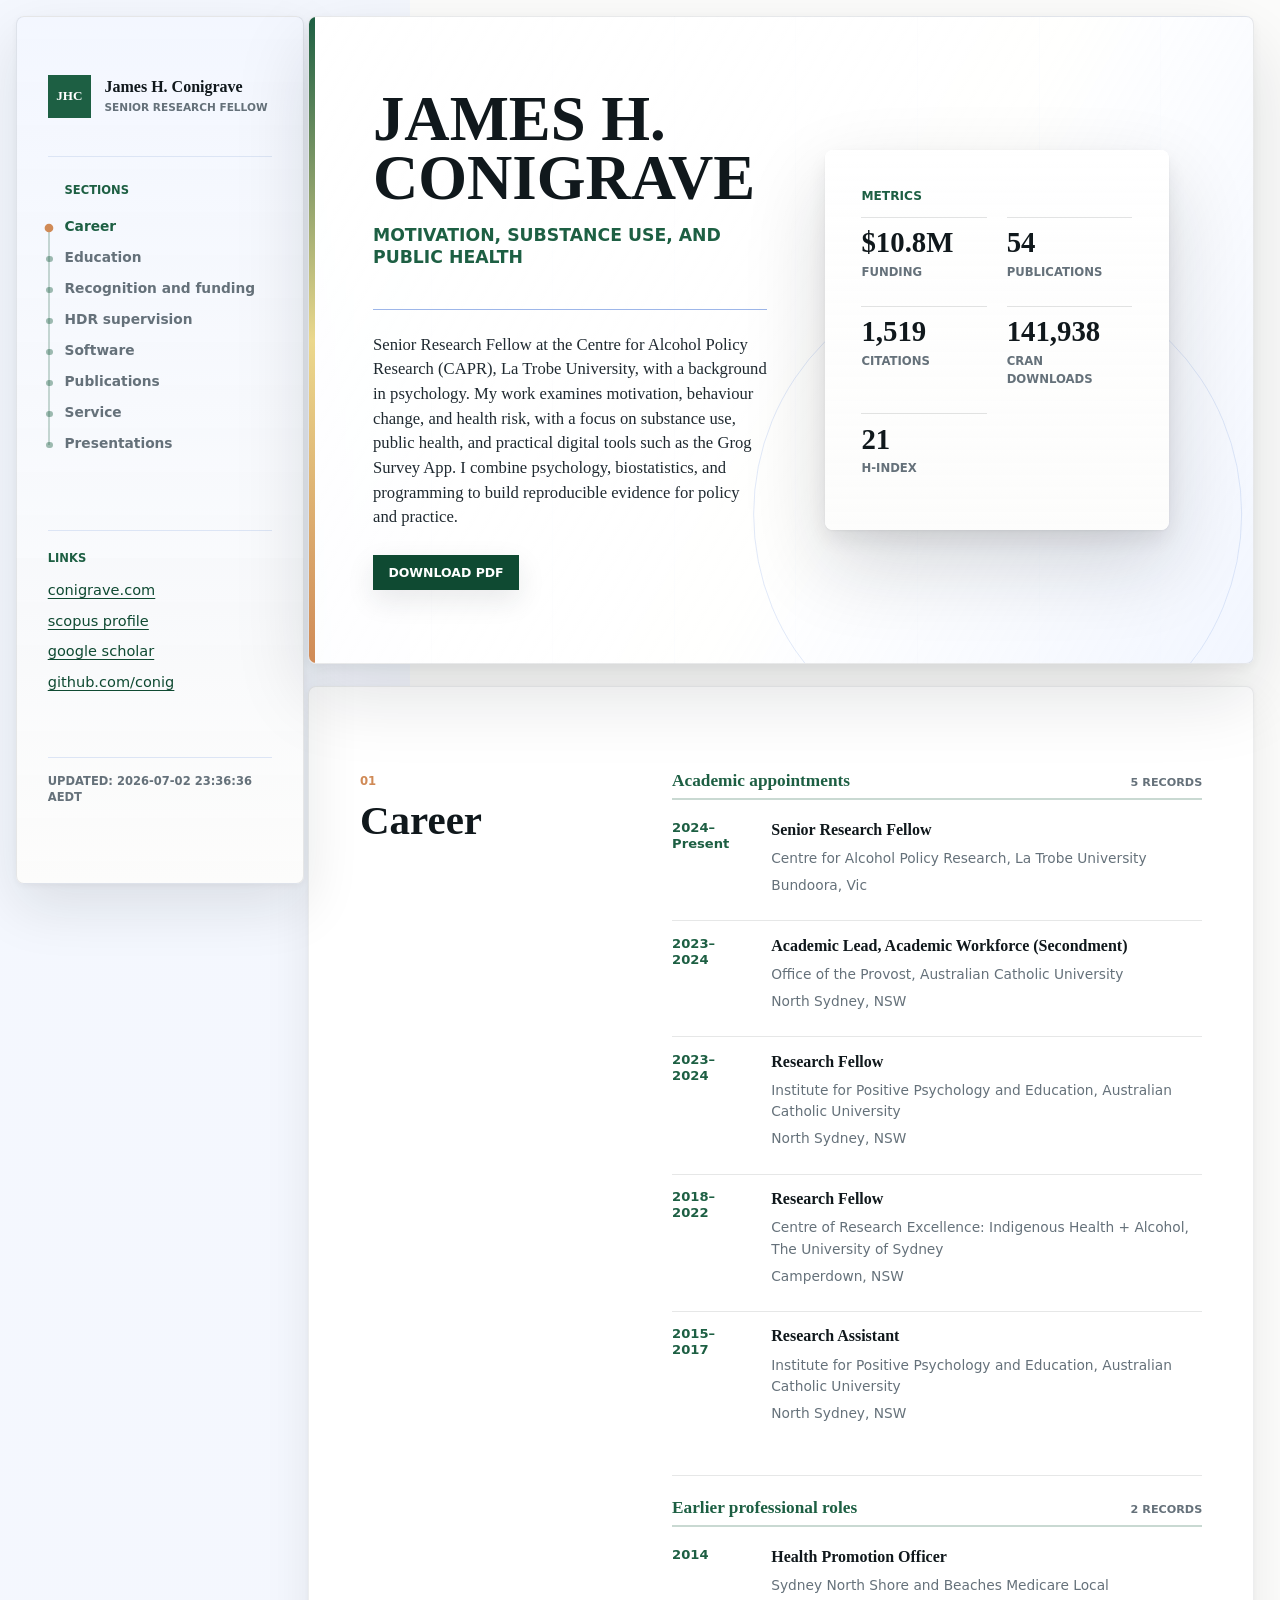
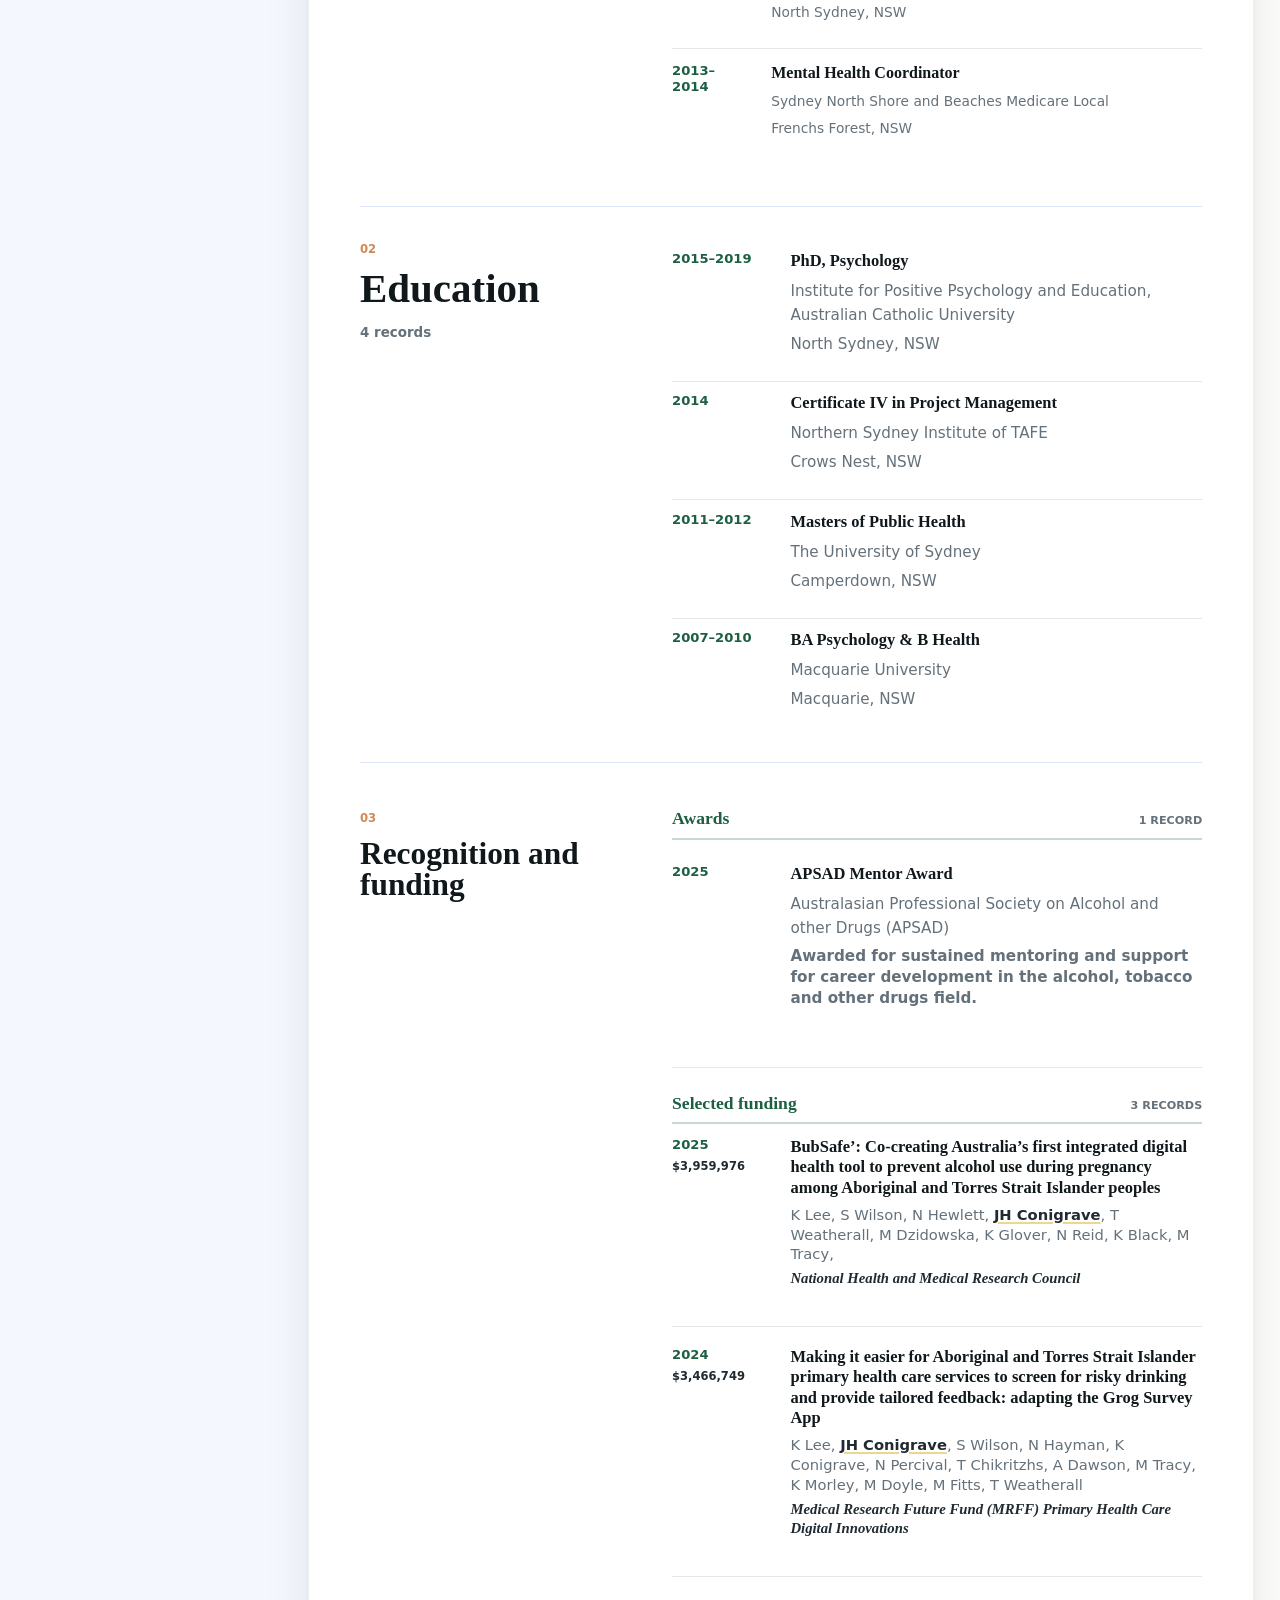
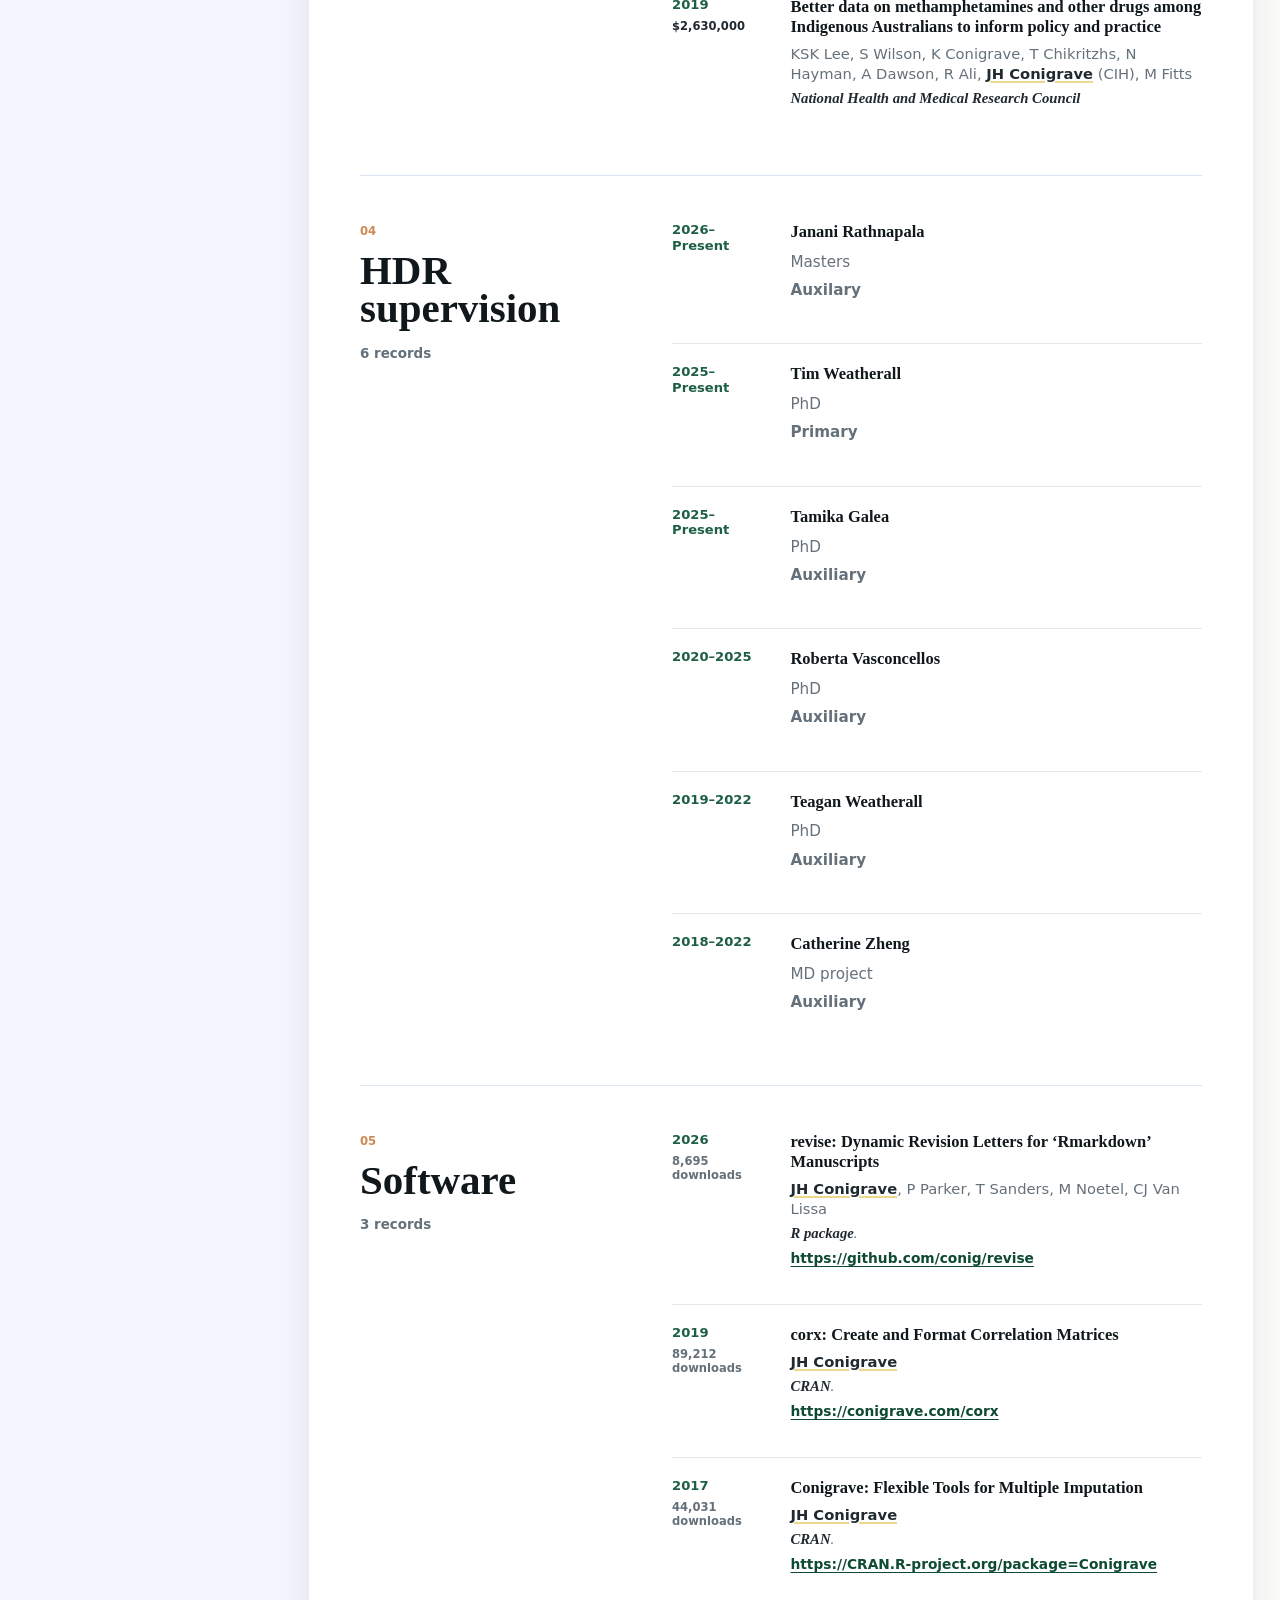
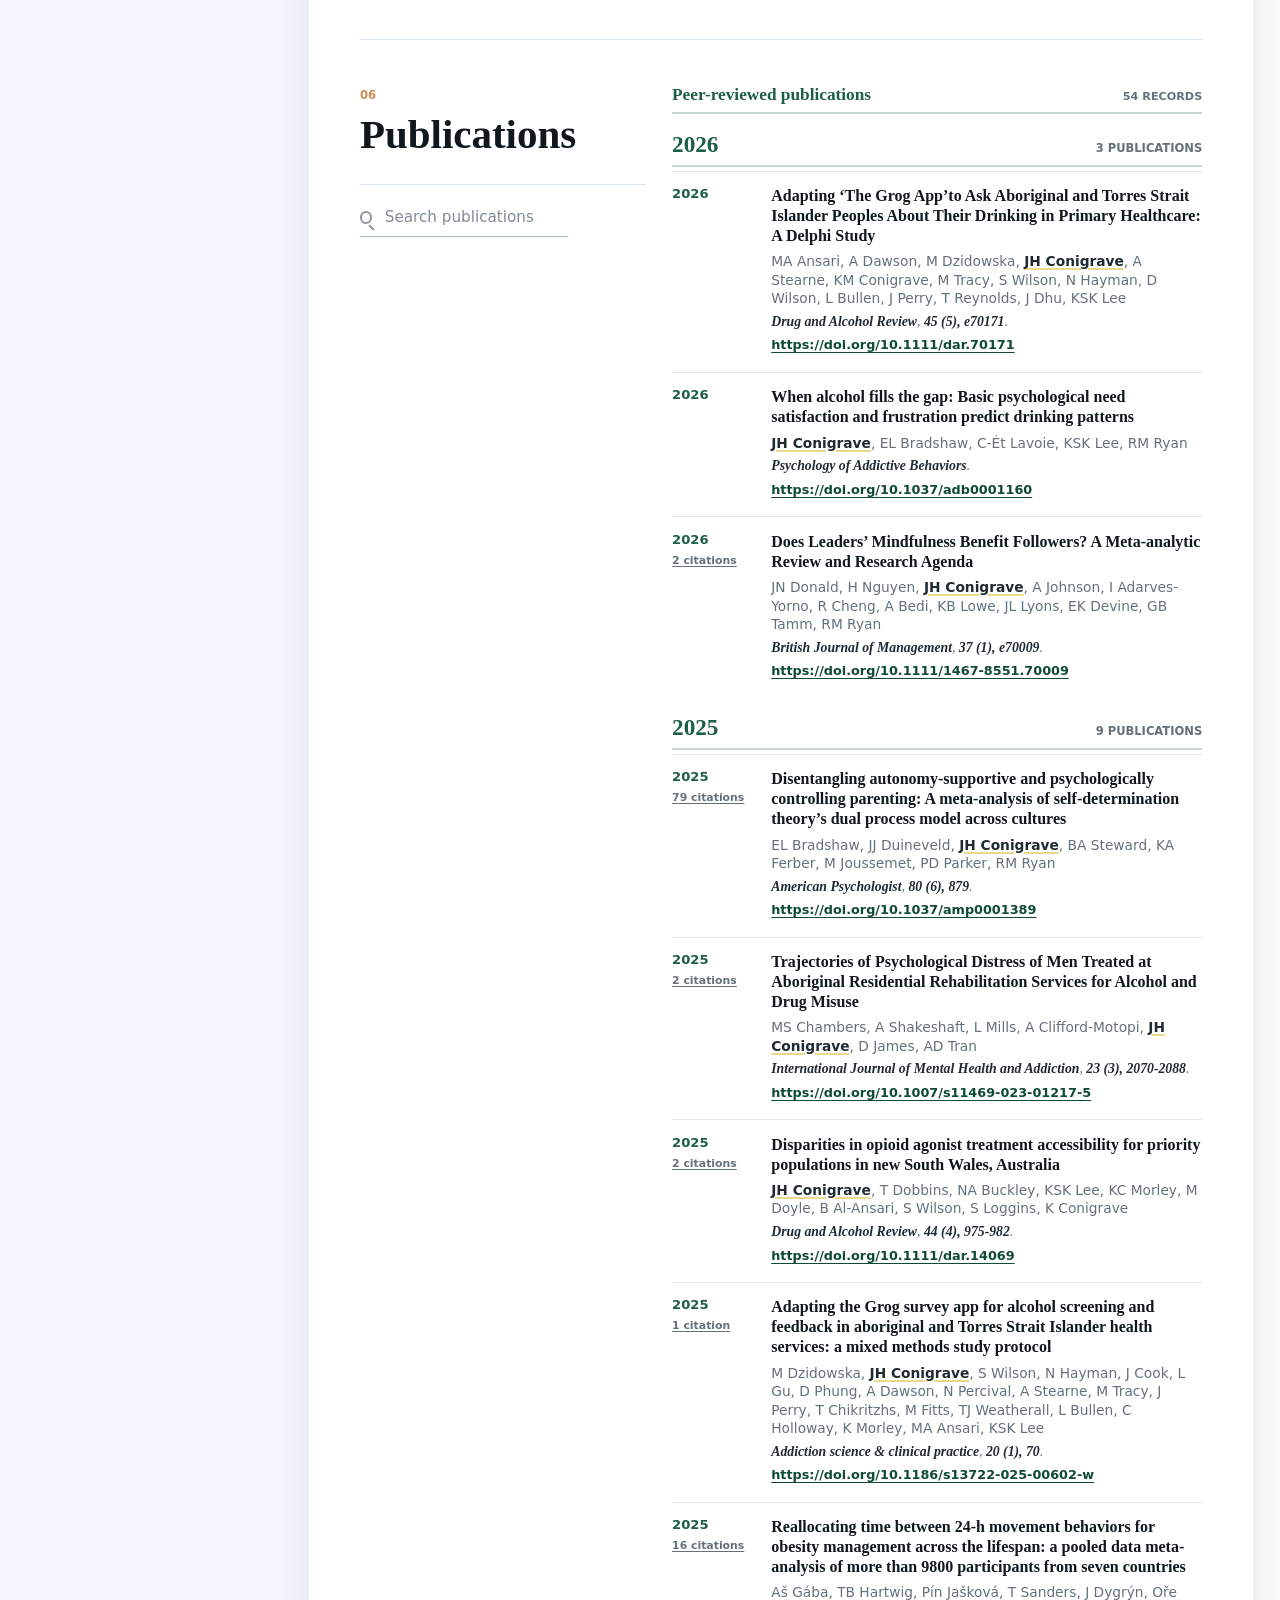
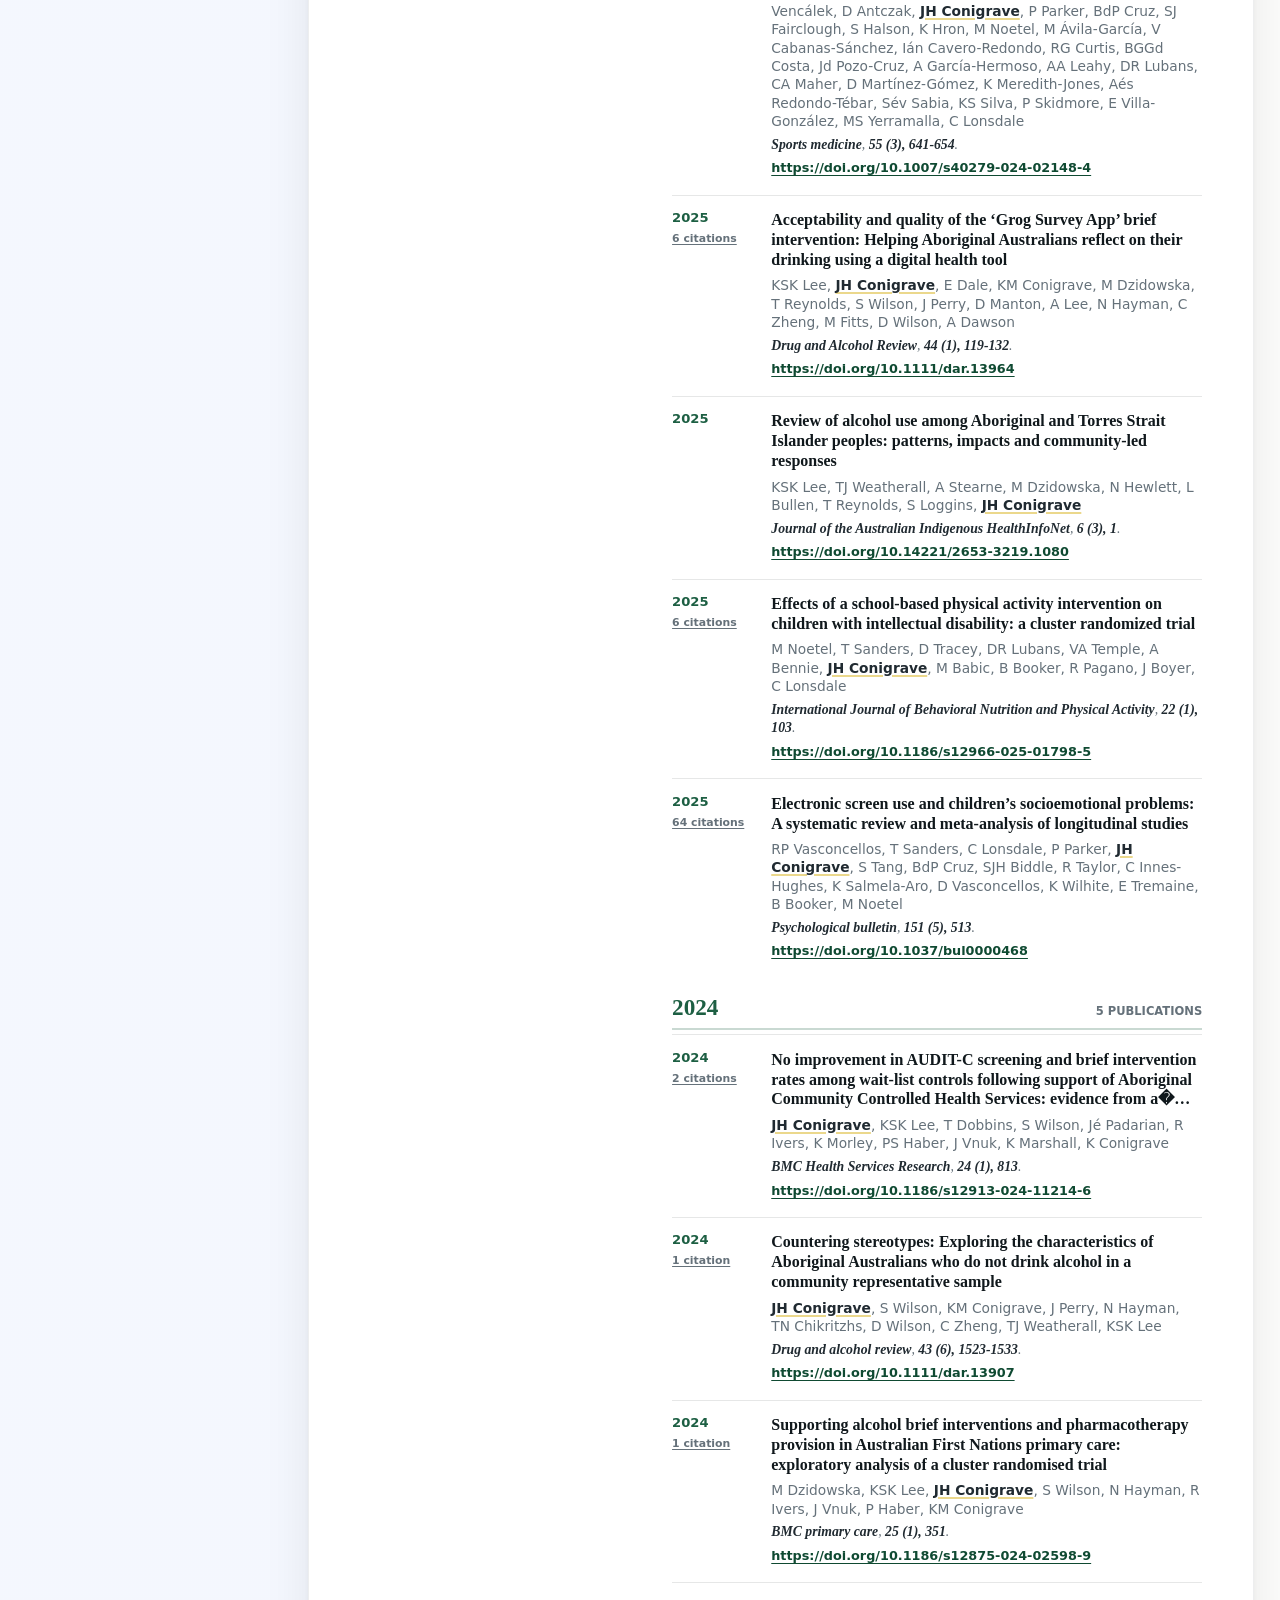
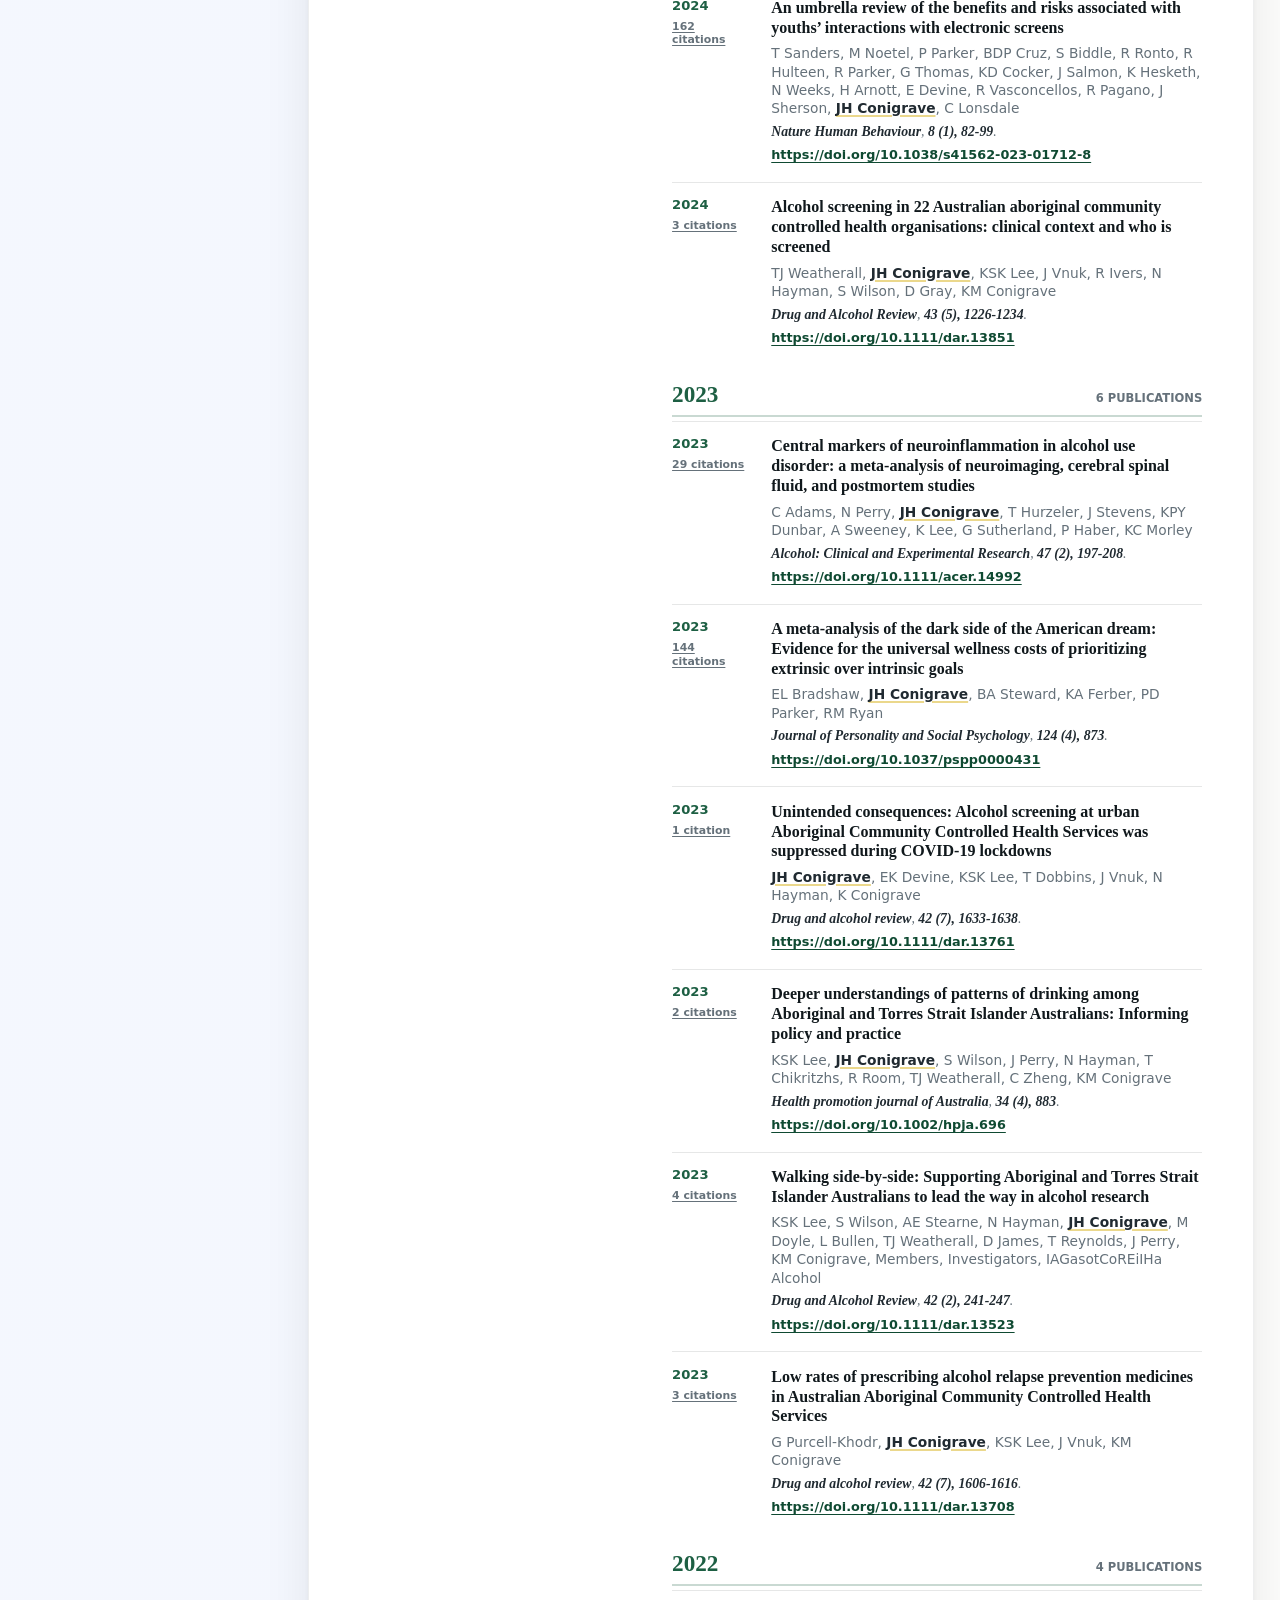
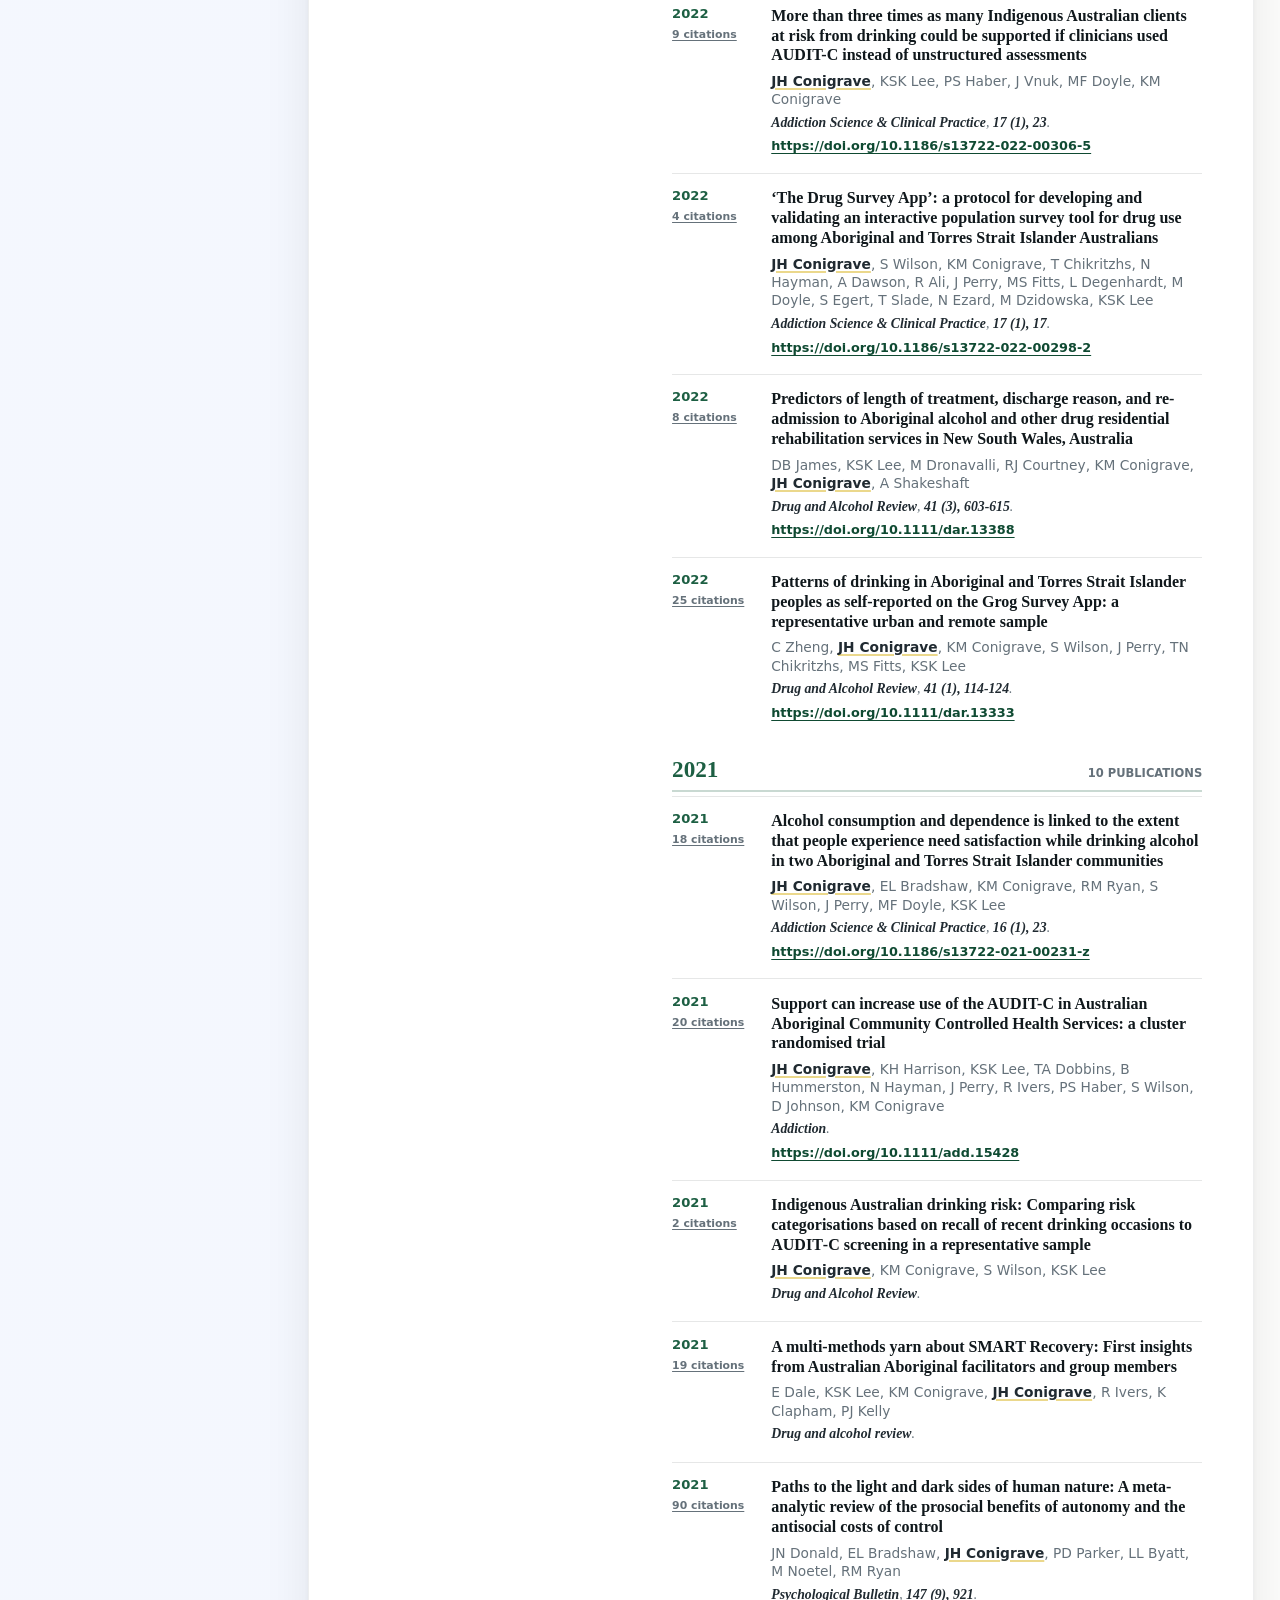
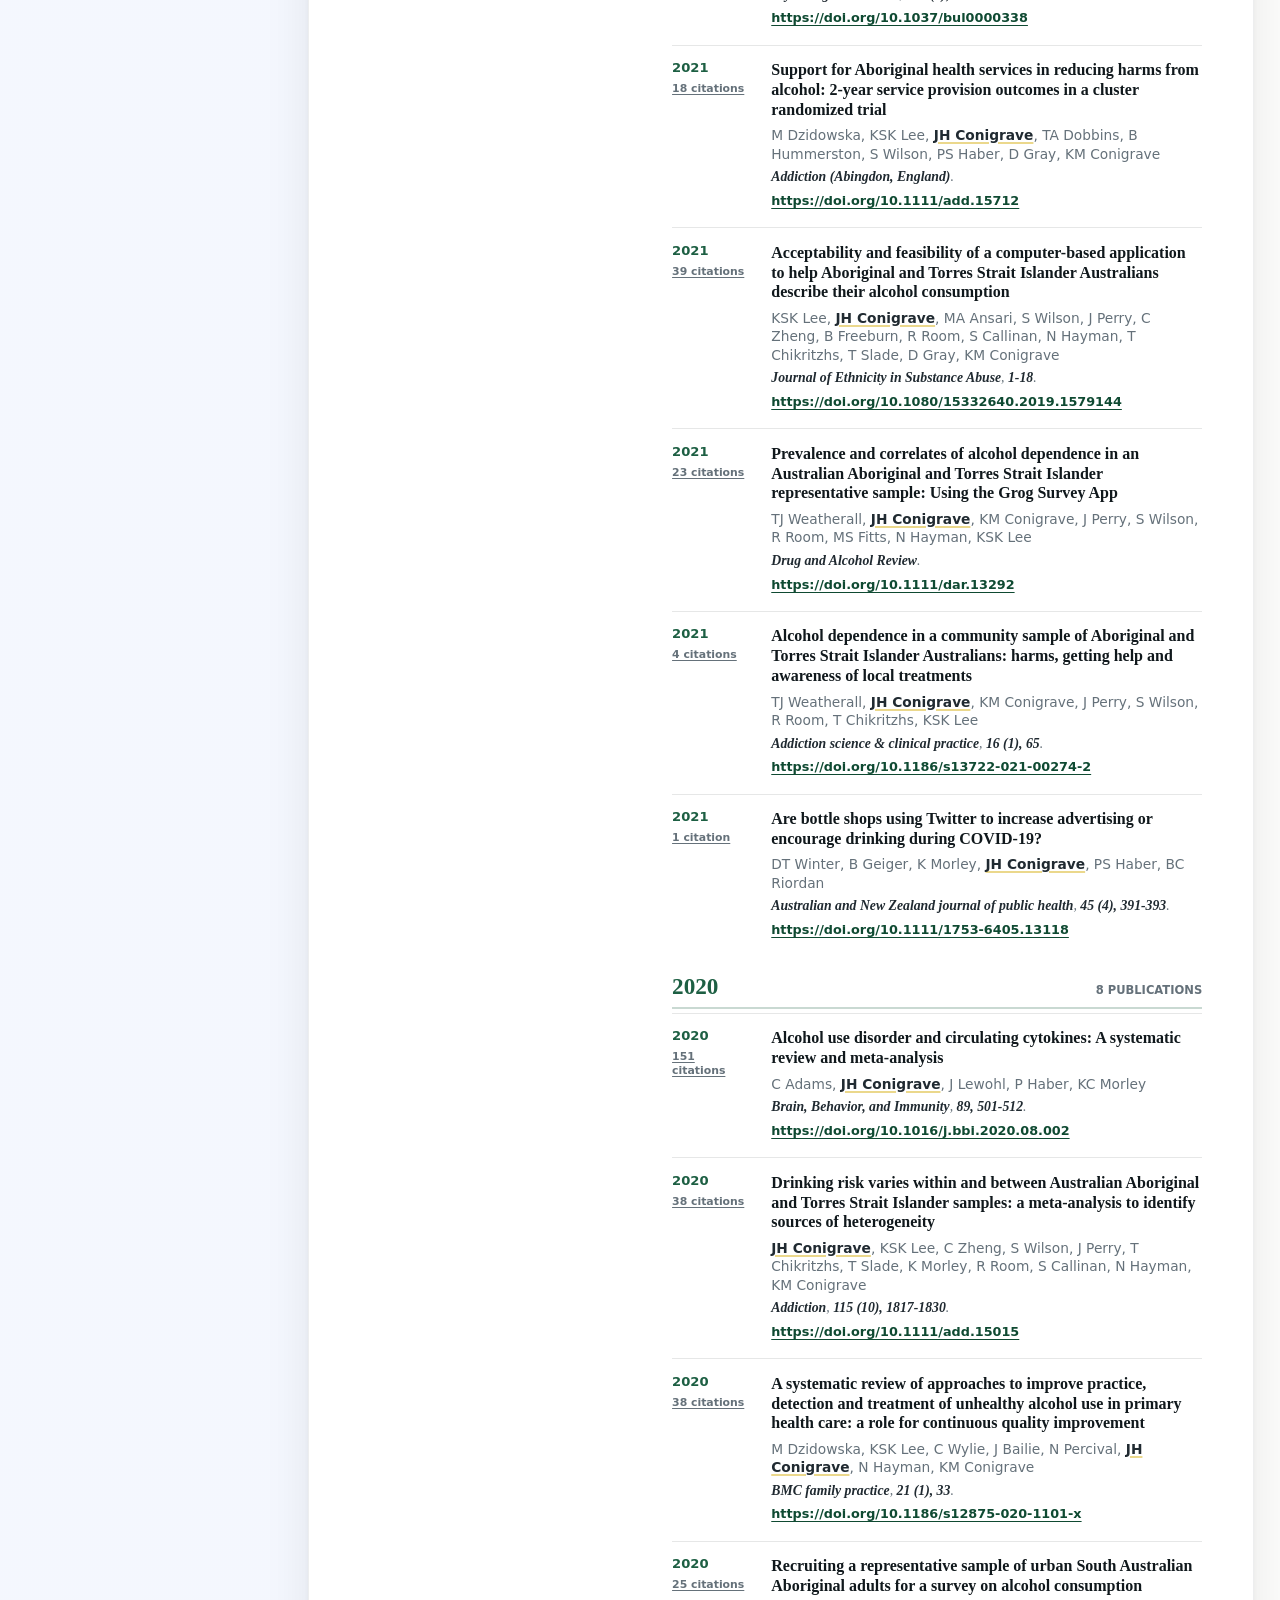
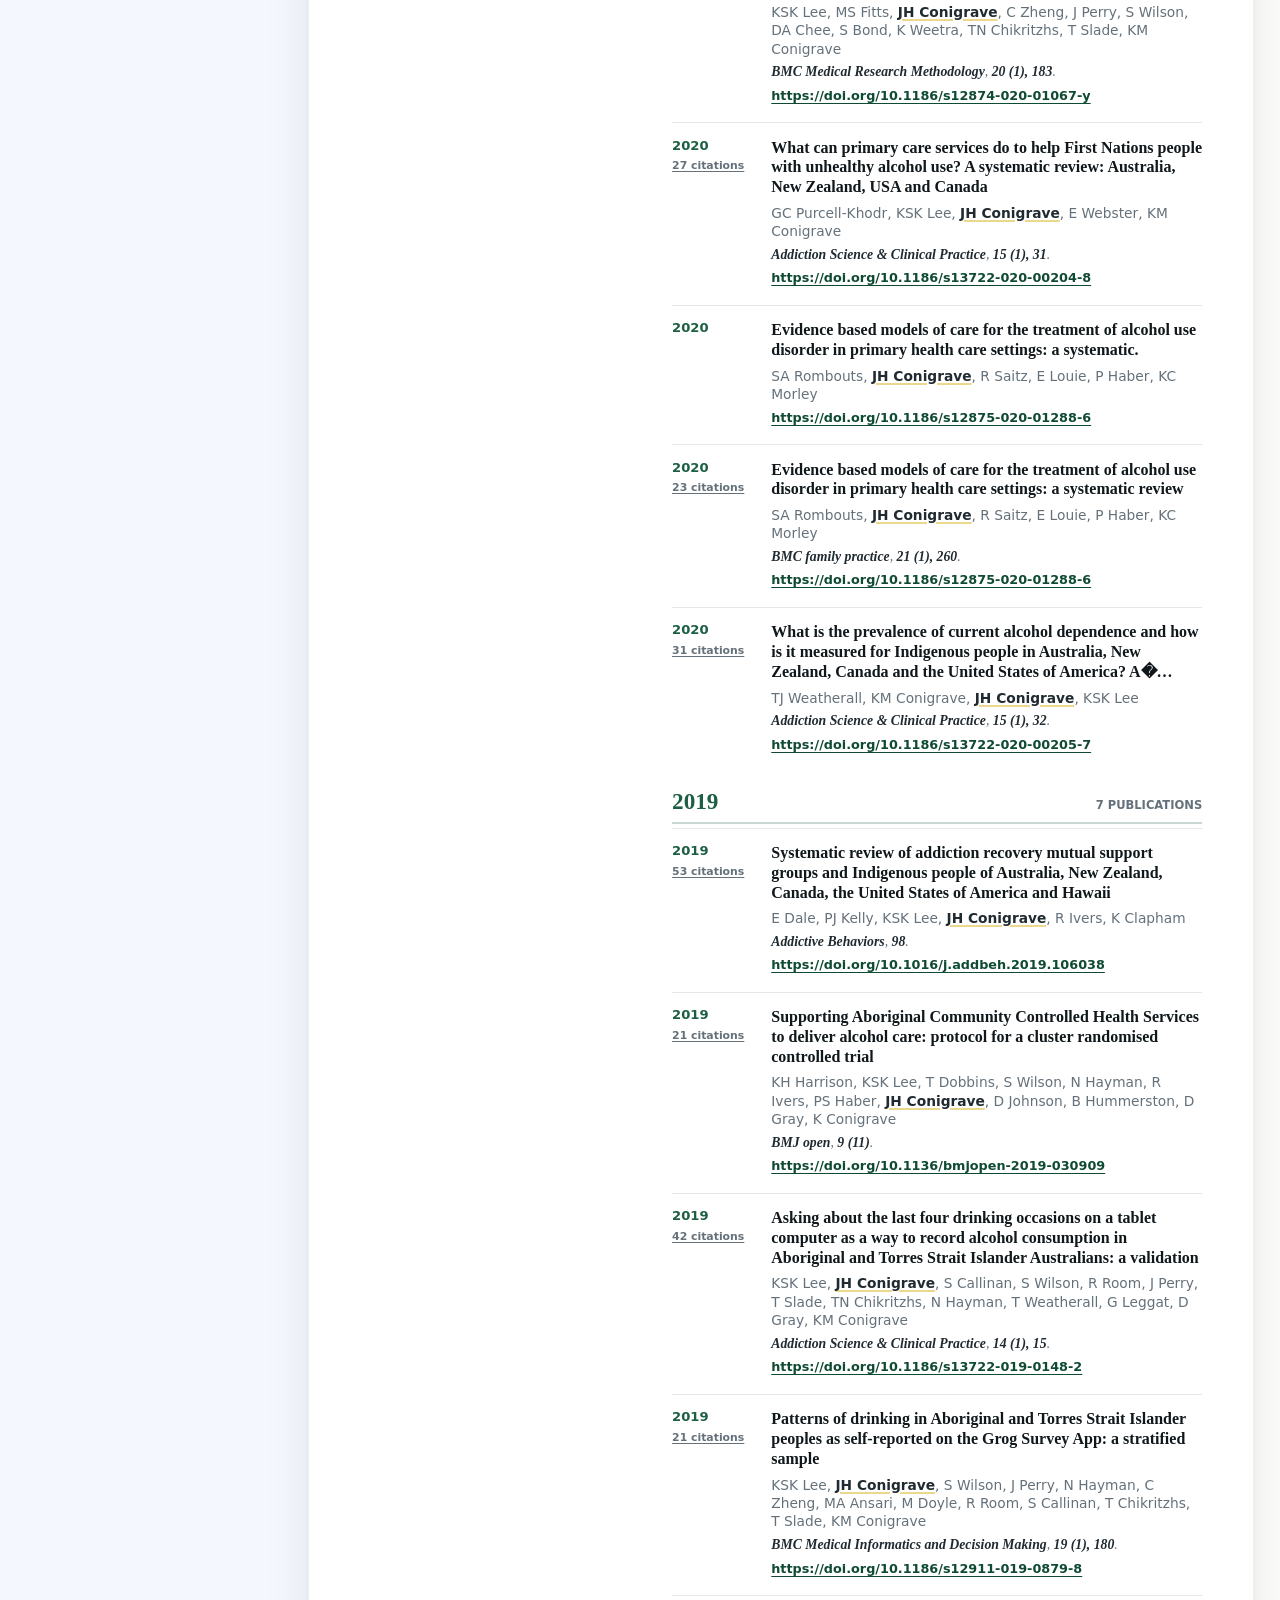
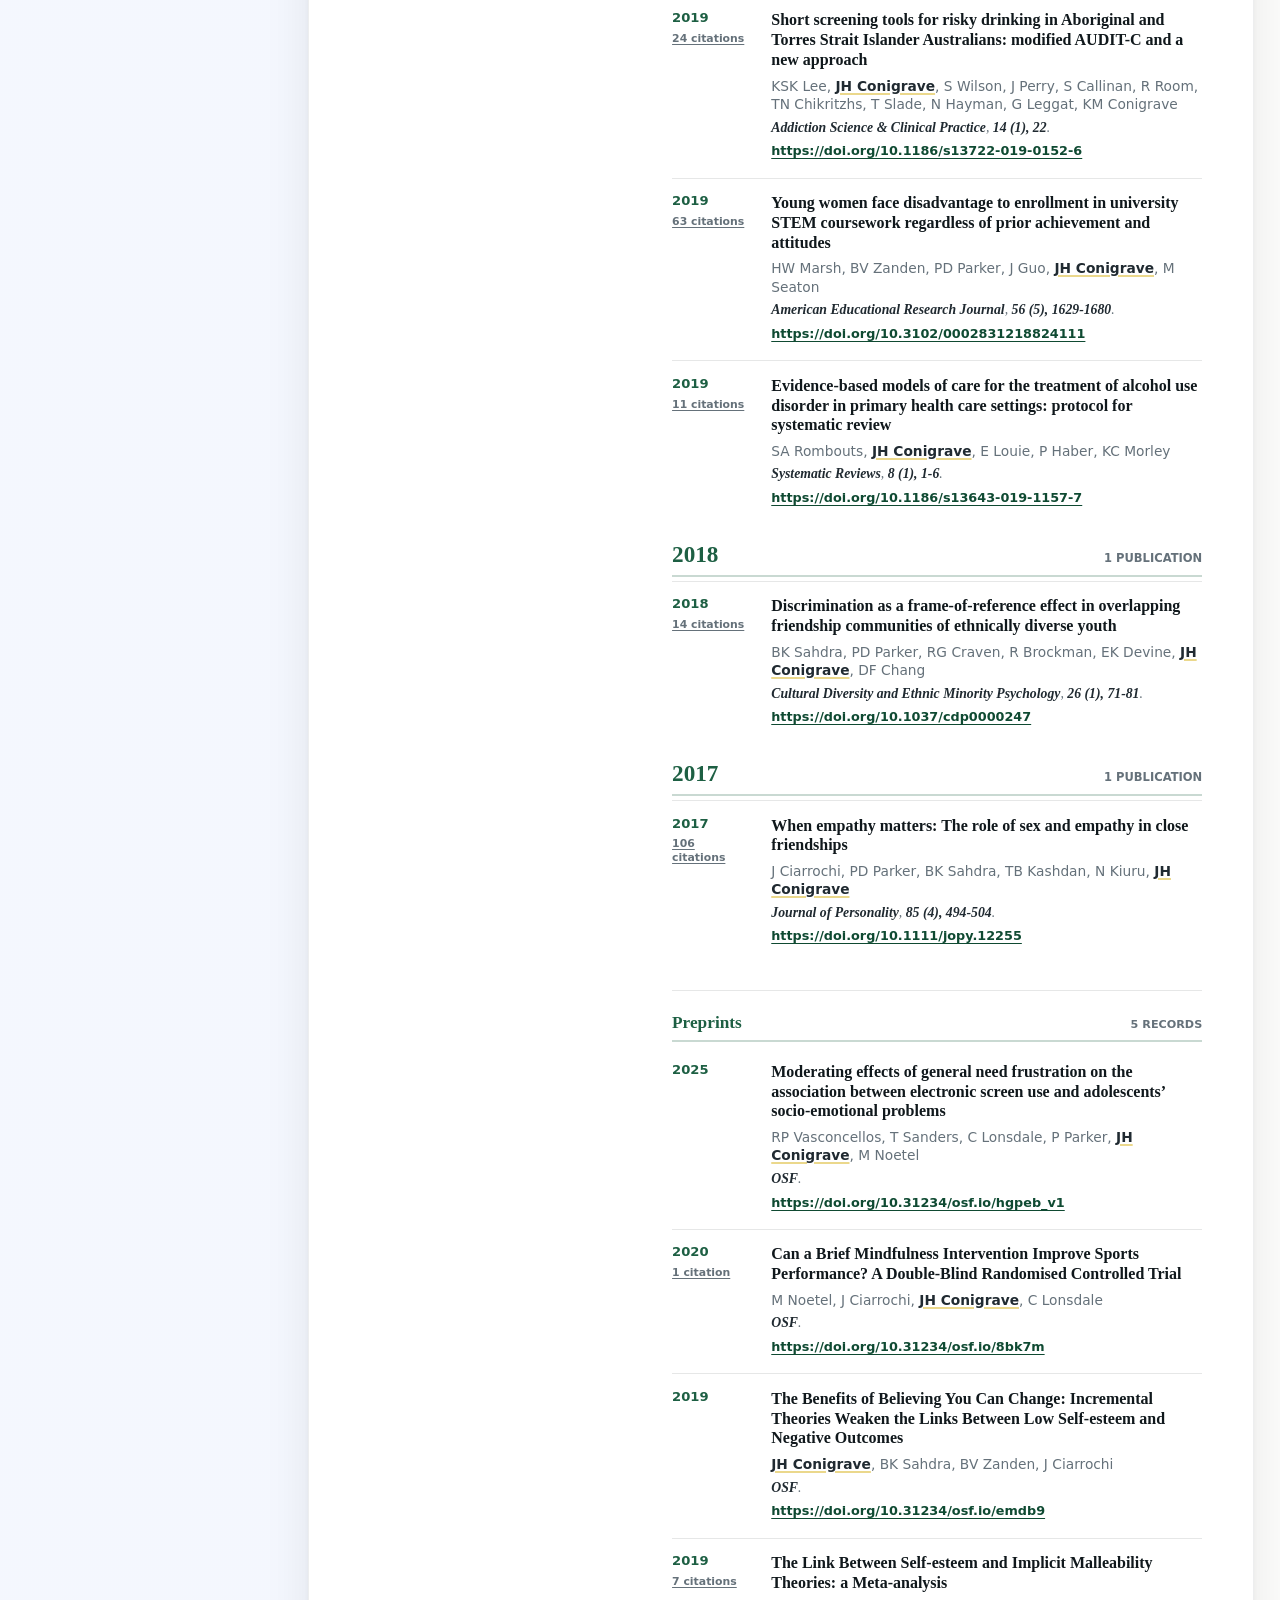
<file: inst/to_github/docs/index.html>
<!DOCTYPE html>

<html>

<head>

<meta charset="utf-8" />
<meta name="generator" content="pandoc" />
<meta http-equiv="X-UA-Compatible" content="IE=EDGE" />

<meta name="viewport" content="width=device-width, initial-scale=1" />

<meta name="author" content="James H. Conigrave" />

<meta name="date" content="2026-07-02" />

<title>James H. Conigrave’s resume</title>

<script>// Pandoc 2.9 adds attributes on both header and div. We remove the former (to
// be compatible with the behavior of Pandoc < 2.8).
document.addEventListener('DOMContentLoaded', function(e) {
  var hs = document.querySelectorAll("div.section[class*='level'] > :first-child");
  var i, h, a;
  for (i = 0; i < hs.length; i++) {
    h = hs[i];
    if (!/^h[1-6]$/i.test(h.tagName)) continue;  // it should be a header h1-h6
    a = h.attributes;
    while (a.length > 0) h.removeAttribute(a[0].name);
  }
});
</script>
<style type="text/css">.hljs-literal {
color: #990073;
}
.hljs-number {
color: #099;
}
.hljs-comment {
color: #998;
font-style: italic;
}
.hljs-keyword {
color: #900;
font-weight: bold;
}
.hljs-string {
color: #d14;
}
</style>
<script src="data:text/javascript,%2F%2A%21%20highlight%2Ejs%20v9%2E12%2E0%20%7C%20BSD3%20License%20%7C%20git%2Eio%2Fhljslicense%20%2A%2F%0A%21function%28e%29%7Bvar%20n%3D%22object%22%3D%3Dtypeof%20window%26%26window%7C%7C%22object%22%3D%3Dtypeof%20self%26%26self%3B%22undefined%22%21%3Dtypeof%20exports%3Fe%28exports%29%3An%26%26%28n%2Ehljs%3De%28%7B%7D%29%2C%22function%22%3D%3Dtypeof%20define%26%26define%2Eamd%26%26define%28%5B%5D%2Cfunction%28%29%7Breturn%20n%2Ehljs%7D%29%29%7D%28function%28e%29%7Bfunction%20n%28e%29%7Breturn%20e%2Ereplace%28%2F%26%2Fg%2C%22%26amp%3B%22%29%2Ereplace%28%2F%3C%2Fg%2C%22%26lt%3B%22%29%2Ereplace%28%2F%3E%2Fg%2C%22%26gt%3B%22%29%7Dfunction%20t%28e%29%7Breturn%20e%2EnodeName%2EtoLowerCase%28%29%7Dfunction%20r%28e%2Cn%29%7Bvar%20t%3De%26%26e%2Eexec%28n%29%3Breturn%20t%26%260%3D%3D%3Dt%2Eindex%7Dfunction%20a%28e%29%7Breturn%20k%2Etest%28e%29%7Dfunction%20i%28e%29%7Bvar%20n%2Ct%2Cr%2Ci%2Co%3De%2EclassName%2B%22%20%22%3Bif%28o%2B%3De%2EparentNode%3Fe%2EparentNode%2EclassName%3A%22%22%2Ct%3DB%2Eexec%28o%29%29return%20w%28t%5B1%5D%29%3Ft%5B1%5D%3A%22no%2Dhighlight%22%3Bfor%28o%3Do%2Esplit%28%2F%5Cs%2B%2F%29%2Cn%3D0%2Cr%3Do%2Elength%3Br%3En%3Bn%2B%2B%29if%28i%3Do%5Bn%5D%2Ca%28i%29%7C%7Cw%28i%29%29return%20i%7Dfunction%20o%28e%29%7Bvar%20n%2Ct%3D%7B%7D%2Cr%3DArray%2Eprototype%2Eslice%2Ecall%28arguments%2C1%29%3Bfor%28n%20in%20e%29t%5Bn%5D%3De%5Bn%5D%3Breturn%20r%2EforEach%28function%28e%29%7Bfor%28n%20in%20e%29t%5Bn%5D%3De%5Bn%5D%7D%29%2Ct%7Dfunction%20u%28e%29%7Bvar%20n%3D%5B%5D%3Breturn%20function%20r%28e%2Ca%29%7Bfor%28var%20i%3De%2EfirstChild%3Bi%3Bi%3Di%2EnextSibling%293%3D%3D%3Di%2EnodeType%3Fa%2B%3Di%2EnodeValue%2Elength%3A1%3D%3D%3Di%2EnodeType%26%26%28n%2Epush%28%7Bevent%3A%22start%22%2Coffset%3Aa%2Cnode%3Ai%7D%29%2Ca%3Dr%28i%2Ca%29%2Ct%28i%29%2Ematch%28%2Fbr%7Chr%7Cimg%7Cinput%2F%29%7C%7Cn%2Epush%28%7Bevent%3A%22stop%22%2Coffset%3Aa%2Cnode%3Ai%7D%29%29%3Breturn%20a%7D%28e%2C0%29%2Cn%7Dfunction%20c%28e%2Cr%2Ca%29%7Bfunction%20i%28%29%7Breturn%20e%2Elength%26%26r%2Elength%3Fe%5B0%5D%2Eoffset%21%3D%3Dr%5B0%5D%2Eoffset%3Fe%5B0%5D%2Eoffset%3Cr%5B0%5D%2Eoffset%3Fe%3Ar%3A%22start%22%3D%3D%3Dr%5B0%5D%2Eevent%3Fe%3Ar%3Ae%2Elength%3Fe%3Ar%7Dfunction%20o%28e%29%7Bfunction%20r%28e%29%7Breturn%22%20%22%2Be%2EnodeName%2B%27%3D%22%27%2Bn%28e%2Evalue%29%2Ereplace%28%27%22%27%2C%22%26quot%3B%22%29%2B%27%22%27%7Ds%2B%3D%22%3C%22%2Bt%28e%29%2BE%2Emap%2Ecall%28e%2Eattributes%2Cr%29%2Ejoin%28%22%22%29%2B%22%3E%22%7Dfunction%20u%28e%29%7Bs%2B%3D%22%3C%2F%22%2Bt%28e%29%2B%22%3E%22%7Dfunction%20c%28e%29%7B%28%22start%22%3D%3D%3De%2Eevent%3Fo%3Au%29%28e%2Enode%29%7Dfor%28var%20l%3D0%2Cs%3D%22%22%2Cf%3D%5B%5D%3Be%2Elength%7C%7Cr%2Elength%3B%29%7Bvar%20g%3Di%28%29%3Bif%28s%2B%3Dn%28a%2Esubstring%28l%2Cg%5B0%5D%2Eoffset%29%29%2Cl%3Dg%5B0%5D%2Eoffset%2Cg%3D%3D%3De%29%7Bf%2Ereverse%28%29%2EforEach%28u%29%3Bdo%20c%28g%2Esplice%280%2C1%29%5B0%5D%29%2Cg%3Di%28%29%3Bwhile%28g%3D%3D%3De%26%26g%2Elength%26%26g%5B0%5D%2Eoffset%3D%3D%3Dl%29%3Bf%2Ereverse%28%29%2EforEach%28o%29%7Delse%22start%22%3D%3D%3Dg%5B0%5D%2Eevent%3Ff%2Epush%28g%5B0%5D%2Enode%29%3Af%2Epop%28%29%2Cc%28g%2Esplice%280%2C1%29%5B0%5D%29%7Dreturn%20s%2Bn%28a%2Esubstr%28l%29%29%7Dfunction%20l%28e%29%7Breturn%20e%2Ev%26%26%21e%2Ecached%5Fvariants%26%26%28e%2Ecached%5Fvariants%3De%2Ev%2Emap%28function%28n%29%7Breturn%20o%28e%2C%7Bv%3Anull%7D%2Cn%29%7D%29%29%2Ce%2Ecached%5Fvariants%7C%7Ce%2EeW%26%26%5Bo%28e%29%5D%7C%7C%5Be%5D%7Dfunction%20s%28e%29%7Bfunction%20n%28e%29%7Breturn%20e%26%26e%2Esource%7C%7Ce%7Dfunction%20t%28t%2Cr%29%7Breturn%20new%20RegExp%28n%28t%29%2C%22m%22%2B%28e%2EcI%3F%22i%22%3A%22%22%29%2B%28r%3F%22g%22%3A%22%22%29%29%7Dfunction%20r%28a%2Ci%29%7Bif%28%21a%2Ecompiled%29%7Bif%28a%2Ecompiled%3D%210%2Ca%2Ek%3Da%2Ek%7C%7Ca%2EbK%2Ca%2Ek%29%7Bvar%20o%3D%7B%7D%2Cu%3Dfunction%28n%2Ct%29%7Be%2EcI%26%26%28t%3Dt%2EtoLowerCase%28%29%29%2Ct%2Esplit%28%22%20%22%29%2EforEach%28function%28e%29%7Bvar%20t%3De%2Esplit%28%22%7C%22%29%3Bo%5Bt%5B0%5D%5D%3D%5Bn%2Ct%5B1%5D%3FNumber%28t%5B1%5D%29%3A1%5D%7D%29%7D%3B%22string%22%3D%3Dtypeof%20a%2Ek%3Fu%28%22keyword%22%2Ca%2Ek%29%3Ax%28a%2Ek%29%2EforEach%28function%28e%29%7Bu%28e%2Ca%2Ek%5Be%5D%29%7D%29%2Ca%2Ek%3Do%7Da%2ElR%3Dt%28a%2El%7C%7C%2F%5Cw%2B%2F%2C%210%29%2Ci%26%26%28a%2EbK%26%26%28a%2Eb%3D%22%5C%5Cb%28%22%2Ba%2EbK%2Esplit%28%22%20%22%29%2Ejoin%28%22%7C%22%29%2B%22%29%5C%5Cb%22%29%2Ca%2Eb%7C%7C%28a%2Eb%3D%2F%5CB%7C%5Cb%2F%29%2Ca%2EbR%3Dt%28a%2Eb%29%2Ca%2Ee%7C%7Ca%2EeW%7C%7C%28a%2Ee%3D%2F%5CB%7C%5Cb%2F%29%2Ca%2Ee%26%26%28a%2EeR%3Dt%28a%2Ee%29%29%2Ca%2EtE%3Dn%28a%2Ee%29%7C%7C%22%22%2Ca%2EeW%26%26i%2EtE%26%26%28a%2EtE%2B%3D%28a%2Ee%3F%22%7C%22%3A%22%22%29%2Bi%2EtE%29%29%2Ca%2Ei%26%26%28a%2EiR%3Dt%28a%2Ei%29%29%2Cnull%3D%3Da%2Er%26%26%28a%2Er%3D1%29%2Ca%2Ec%7C%7C%28a%2Ec%3D%5B%5D%29%2Ca%2Ec%3DArray%2Eprototype%2Econcat%2Eapply%28%5B%5D%2Ca%2Ec%2Emap%28function%28e%29%7Breturn%20l%28%22self%22%3D%3D%3De%3Fa%3Ae%29%7D%29%29%2Ca%2Ec%2EforEach%28function%28e%29%7Br%28e%2Ca%29%7D%29%2Ca%2Estarts%26%26r%28a%2Estarts%2Ci%29%3Bvar%20c%3Da%2Ec%2Emap%28function%28e%29%7Breturn%20e%2EbK%3F%22%5C%5C%2E%3F%28%22%2Be%2Eb%2B%22%29%5C%5C%2E%3F%22%3Ae%2Eb%7D%29%2Econcat%28%5Ba%2EtE%2Ca%2Ei%5D%29%2Emap%28n%29%2Efilter%28Boolean%29%3Ba%2Et%3Dc%2Elength%3Ft%28c%2Ejoin%28%22%7C%22%29%2C%210%29%3A%7Bexec%3Afunction%28%29%7Breturn%20null%7D%7D%7D%7Dr%28e%29%7Dfunction%20f%28e%2Ct%2Ca%2Ci%29%7Bfunction%20o%28e%2Cn%29%7Bvar%20t%2Ca%3Bfor%28t%3D0%2Ca%3Dn%2Ec%2Elength%3Ba%3Et%3Bt%2B%2B%29if%28r%28n%2Ec%5Bt%5D%2EbR%2Ce%29%29return%20n%2Ec%5Bt%5D%7Dfunction%20u%28e%2Cn%29%7Bif%28r%28e%2EeR%2Cn%29%29%7Bfor%28%3Be%2EendsParent%26%26e%2Eparent%3B%29e%3De%2Eparent%3Breturn%20e%7Dreturn%20e%2EeW%3Fu%28e%2Eparent%2Cn%29%3Avoid%200%7Dfunction%20c%28e%2Cn%29%7Breturn%21a%26%26r%28n%2EiR%2Ce%29%7Dfunction%20l%28e%2Cn%29%7Bvar%20t%3DN%2EcI%3Fn%5B0%5D%2EtoLowerCase%28%29%3An%5B0%5D%3Breturn%20e%2Ek%2EhasOwnProperty%28t%29%26%26e%2Ek%5Bt%5D%7Dfunction%20p%28e%2Cn%2Ct%2Cr%29%7Bvar%20a%3Dr%3F%22%22%3AI%2EclassPrefix%2Ci%3D%27%3Cspan%20class%3D%22%27%2Ba%2Co%3Dt%3F%22%22%3AC%3Breturn%20i%2B%3De%2B%27%22%3E%27%2Ci%2Bn%2Bo%7Dfunction%20h%28%29%7Bvar%20e%2Ct%2Cr%2Ca%3Bif%28%21E%2Ek%29return%20n%28k%29%3Bfor%28a%3D%22%22%2Ct%3D0%2CE%2ElR%2ElastIndex%3D0%2Cr%3DE%2ElR%2Eexec%28k%29%3Br%3B%29a%2B%3Dn%28k%2Esubstring%28t%2Cr%2Eindex%29%29%2Ce%3Dl%28E%2Cr%29%2Ce%3F%28B%2B%3De%5B1%5D%2Ca%2B%3Dp%28e%5B0%5D%2Cn%28r%5B0%5D%29%29%29%3Aa%2B%3Dn%28r%5B0%5D%29%2Ct%3DE%2ElR%2ElastIndex%2Cr%3DE%2ElR%2Eexec%28k%29%3Breturn%20a%2Bn%28k%2Esubstr%28t%29%29%7Dfunction%20d%28%29%7Bvar%20e%3D%22string%22%3D%3Dtypeof%20E%2EsL%3Bif%28e%26%26%21y%5BE%2EsL%5D%29return%20n%28k%29%3Bvar%20t%3De%3Ff%28E%2EsL%2Ck%2C%210%2Cx%5BE%2EsL%5D%29%3Ag%28k%2CE%2EsL%2Elength%3FE%2EsL%3Avoid%200%29%3Breturn%20E%2Er%3E0%26%26%28B%2B%3Dt%2Er%29%2Ce%26%26%28x%5BE%2EsL%5D%3Dt%2Etop%29%2Cp%28t%2Elanguage%2Ct%2Evalue%2C%211%2C%210%29%7Dfunction%20b%28%29%7BL%2B%3Dnull%21%3DE%2EsL%3Fd%28%29%3Ah%28%29%2Ck%3D%22%22%7Dfunction%20v%28e%29%7BL%2B%3De%2EcN%3Fp%28e%2EcN%2C%22%22%2C%210%29%3A%22%22%2CE%3DObject%2Ecreate%28e%2C%7Bparent%3A%7Bvalue%3AE%7D%7D%29%7Dfunction%20m%28e%2Cn%29%7Bif%28k%2B%3De%2Cnull%3D%3Dn%29return%20b%28%29%2C0%3Bvar%20t%3Do%28n%2CE%29%3Bif%28t%29return%20t%2Eskip%3Fk%2B%3Dn%3A%28t%2EeB%26%26%28k%2B%3Dn%29%2Cb%28%29%2Ct%2ErB%7C%7Ct%2EeB%7C%7C%28k%3Dn%29%29%2Cv%28t%2Cn%29%2Ct%2ErB%3F0%3An%2Elength%3Bvar%20r%3Du%28E%2Cn%29%3Bif%28r%29%7Bvar%20a%3DE%3Ba%2Eskip%3Fk%2B%3Dn%3A%28a%2ErE%7C%7Ca%2EeE%7C%7C%28k%2B%3Dn%29%2Cb%28%29%2Ca%2EeE%26%26%28k%3Dn%29%29%3Bdo%20E%2EcN%26%26%28L%2B%3DC%29%2CE%2Eskip%7C%7C%28B%2B%3DE%2Er%29%2CE%3DE%2Eparent%3Bwhile%28E%21%3D%3Dr%2Eparent%29%3Breturn%20r%2Estarts%26%26v%28r%2Estarts%2C%22%22%29%2Ca%2ErE%3F0%3An%2Elength%7Dif%28c%28n%2CE%29%29throw%20new%20Error%28%27Illegal%20lexeme%20%22%27%2Bn%2B%27%22%20for%20mode%20%22%27%2B%28E%2EcN%7C%7C%22%3Cunnamed%3E%22%29%2B%27%22%27%29%3Breturn%20k%2B%3Dn%2Cn%2Elength%7C%7C1%7Dvar%20N%3Dw%28e%29%3Bif%28%21N%29throw%20new%20Error%28%27Unknown%20language%3A%20%22%27%2Be%2B%27%22%27%29%3Bs%28N%29%3Bvar%20R%2CE%3Di%7C%7CN%2Cx%3D%7B%7D%2CL%3D%22%22%3Bfor%28R%3DE%3BR%21%3D%3DN%3BR%3DR%2Eparent%29R%2EcN%26%26%28L%3Dp%28R%2EcN%2C%22%22%2C%210%29%2BL%29%3Bvar%20k%3D%22%22%2CB%3D0%3Btry%7Bfor%28var%20M%2Cj%2CO%3D0%3B%3B%29%7Bif%28E%2Et%2ElastIndex%3DO%2CM%3DE%2Et%2Eexec%28t%29%2C%21M%29break%3Bj%3Dm%28t%2Esubstring%28O%2CM%2Eindex%29%2CM%5B0%5D%29%2CO%3DM%2Eindex%2Bj%7Dfor%28m%28t%2Esubstr%28O%29%29%2CR%3DE%3BR%2Eparent%3BR%3DR%2Eparent%29R%2EcN%26%26%28L%2B%3DC%29%3Breturn%7Br%3AB%2Cvalue%3AL%2Clanguage%3Ae%2Ctop%3AE%7D%7Dcatch%28T%29%7Bif%28T%2Emessage%26%26%2D1%21%3D%3DT%2Emessage%2EindexOf%28%22Illegal%22%29%29return%7Br%3A0%2Cvalue%3An%28t%29%7D%3Bthrow%20T%7D%7Dfunction%20g%28e%2Ct%29%7Bt%3Dt%7C%7CI%2Elanguages%7C%7Cx%28y%29%3Bvar%20r%3D%7Br%3A0%2Cvalue%3An%28e%29%7D%2Ca%3Dr%3Breturn%20t%2Efilter%28w%29%2EforEach%28function%28n%29%7Bvar%20t%3Df%28n%2Ce%2C%211%29%3Bt%2Elanguage%3Dn%2Ct%2Er%3Ea%2Er%26%26%28a%3Dt%29%2Ct%2Er%3Er%2Er%26%26%28a%3Dr%2Cr%3Dt%29%7D%29%2Ca%2Elanguage%26%26%28r%2Esecond%5Fbest%3Da%29%2Cr%7Dfunction%20p%28e%29%7Breturn%20I%2EtabReplace%7C%7CI%2EuseBR%3Fe%2Ereplace%28M%2Cfunction%28e%2Cn%29%7Breturn%20I%2EuseBR%26%26%22%5Cn%22%3D%3D%3De%3F%22%3Cbr%3E%22%3AI%2EtabReplace%3Fn%2Ereplace%28%2F%5Ct%2Fg%2CI%2EtabReplace%29%3A%22%22%7D%29%3Ae%7Dfunction%20h%28e%2Cn%2Ct%29%7Bvar%20r%3Dn%3FL%5Bn%5D%3At%2Ca%3D%5Be%2Etrim%28%29%5D%3Breturn%20e%2Ematch%28%2F%5Cbhljs%5Cb%2F%29%7C%7Ca%2Epush%28%22hljs%22%29%2C%2D1%3D%3D%3De%2EindexOf%28r%29%26%26a%2Epush%28r%29%2Ca%2Ejoin%28%22%20%22%29%2Etrim%28%29%7Dfunction%20d%28e%29%7Bvar%20n%2Ct%2Cr%2Co%2Cl%2Cs%3Di%28e%29%3Ba%28s%29%7C%7C%28I%2EuseBR%3F%28n%3Ddocument%2EcreateElementNS%28%22http%3A%2F%2Fwww%2Ew3%2Eorg%2F1999%2Fxhtml%22%2C%22div%22%29%2Cn%2EinnerHTML%3De%2EinnerHTML%2Ereplace%28%2F%5Cn%2Fg%2C%22%22%29%2Ereplace%28%2F%3Cbr%5B%20%5C%2F%5D%2A%3E%2Fg%2C%22%5Cn%22%29%29%3An%3De%2Cl%3Dn%2EtextContent%2Cr%3Ds%3Ff%28s%2Cl%2C%210%29%3Ag%28l%29%2Ct%3Du%28n%29%2Ct%2Elength%26%26%28o%3Ddocument%2EcreateElementNS%28%22http%3A%2F%2Fwww%2Ew3%2Eorg%2F1999%2Fxhtml%22%2C%22div%22%29%2Co%2EinnerHTML%3Dr%2Evalue%2Cr%2Evalue%3Dc%28t%2Cu%28o%29%2Cl%29%29%2Cr%2Evalue%3Dp%28r%2Evalue%29%2Ce%2EinnerHTML%3Dr%2Evalue%2Ce%2EclassName%3Dh%28e%2EclassName%2Cs%2Cr%2Elanguage%29%2Ce%2Eresult%3D%7Blanguage%3Ar%2Elanguage%2Cre%3Ar%2Er%7D%2Cr%2Esecond%5Fbest%26%26%28e%2Esecond%5Fbest%3D%7Blanguage%3Ar%2Esecond%5Fbest%2Elanguage%2Cre%3Ar%2Esecond%5Fbest%2Er%7D%29%29%7Dfunction%20b%28e%29%7BI%3Do%28I%2Ce%29%7Dfunction%20v%28%29%7Bif%28%21v%2Ecalled%29%7Bv%2Ecalled%3D%210%3Bvar%20e%3Ddocument%2EquerySelectorAll%28%22pre%20code%22%29%3BE%2EforEach%2Ecall%28e%2Cd%29%7D%7Dfunction%20m%28%29%7BaddEventListener%28%22DOMContentLoaded%22%2Cv%2C%211%29%2CaddEventListener%28%22load%22%2Cv%2C%211%29%7Dfunction%20N%28n%2Ct%29%7Bvar%20r%3Dy%5Bn%5D%3Dt%28e%29%3Br%2Ealiases%26%26r%2Ealiases%2EforEach%28function%28e%29%7BL%5Be%5D%3Dn%7D%29%7Dfunction%20R%28%29%7Breturn%20x%28y%29%7Dfunction%20w%28e%29%7Breturn%20e%3D%28e%7C%7C%22%22%29%2EtoLowerCase%28%29%2Cy%5Be%5D%7C%7Cy%5BL%5Be%5D%5D%7Dvar%20E%3D%5B%5D%2Cx%3DObject%2Ekeys%2Cy%3D%7B%7D%2CL%3D%7B%7D%2Ck%3D%2F%5E%28no%2D%3Fhighlight%7Cplain%7Ctext%29%24%2Fi%2CB%3D%2F%5Cblang%28%3F%3Auage%29%3F%2D%28%5B%5Cw%2D%5D%2B%29%5Cb%2Fi%2CM%3D%2F%28%28%5E%28%3C%5B%5E%3E%5D%2B%3E%7C%5Ct%7C%29%2B%7C%28%3F%3A%5Cn%29%29%29%2Fgm%2CC%3D%22%3C%2Fspan%3E%22%2CI%3D%7BclassPrefix%3A%22hljs%2D%22%2CtabReplace%3Anull%2CuseBR%3A%211%2Clanguages%3Avoid%200%7D%3Breturn%20e%2Ehighlight%3Df%2Ce%2EhighlightAuto%3Dg%2Ce%2EfixMarkup%3Dp%2Ce%2EhighlightBlock%3Dd%2Ce%2Econfigure%3Db%2Ce%2EinitHighlighting%3Dv%2Ce%2EinitHighlightingOnLoad%3Dm%2Ce%2EregisterLanguage%3DN%2Ce%2ElistLanguages%3DR%2Ce%2EgetLanguage%3Dw%2Ce%2Einherit%3Do%2Ce%2EIR%3D%22%5Ba%2DzA%2DZ%5D%5C%5Cw%2A%22%2Ce%2EUIR%3D%22%5Ba%2DzA%2DZ%5F%5D%5C%5Cw%2A%22%2Ce%2ENR%3D%22%5C%5Cb%5C%5Cd%2B%28%5C%5C%2E%5C%5Cd%2B%29%3F%22%2Ce%2ECNR%3D%22%28%2D%3F%29%28%5C%5Cb0%5BxX%5D%5Ba%2DfA%2DF0%2D9%5D%2B%7C%28%5C%5Cb%5C%5Cd%2B%28%5C%5C%2E%5C%5Cd%2A%29%3F%7C%5C%5C%2E%5C%5Cd%2B%29%28%5BeE%5D%5B%2D%2B%5D%3F%5C%5Cd%2B%29%3F%29%22%2Ce%2EBNR%3D%22%5C%5Cb%280b%5B01%5D%2B%29%22%2Ce%2ERSR%3D%22%21%7C%21%3D%7C%21%3D%3D%7C%25%7C%25%3D%7C%26%7C%26%26%7C%26%3D%7C%5C%5C%2A%7C%5C%5C%2A%3D%7C%5C%5C%2B%7C%5C%5C%2B%3D%7C%2C%7C%2D%7C%2D%3D%7C%2F%3D%7C%2F%7C%3A%7C%3B%7C%3C%3C%7C%3C%3C%3D%7C%3C%3D%7C%3C%7C%3D%3D%3D%7C%3D%3D%7C%3D%7C%3E%3E%3E%3D%7C%3E%3E%3D%7C%3E%3D%7C%3E%3E%3E%7C%3E%3E%7C%3E%7C%5C%5C%3F%7C%5C%5C%5B%7C%5C%5C%7B%7C%5C%5C%28%7C%5C%5C%5E%7C%5C%5C%5E%3D%7C%5C%5C%7C%7C%5C%5C%7C%3D%7C%5C%5C%7C%5C%5C%7C%7C%7E%22%2Ce%2EBE%3D%7Bb%3A%22%5C%5C%5C%5C%5B%5C%5Cs%5C%5CS%5D%22%2Cr%3A0%7D%2Ce%2EASM%3D%7BcN%3A%22string%22%2Cb%3A%22%27%22%2Ce%3A%22%27%22%2Ci%3A%22%5C%5Cn%22%2Cc%3A%5Be%2EBE%5D%7D%2Ce%2EQSM%3D%7BcN%3A%22string%22%2Cb%3A%27%22%27%2Ce%3A%27%22%27%2Ci%3A%22%5C%5Cn%22%2Cc%3A%5Be%2EBE%5D%7D%2Ce%2EPWM%3D%7Bb%3A%2F%5Cb%28a%7Can%7Cthe%7Care%7CI%27m%7Cisn%27t%7Cdon%27t%7Cdoesn%27t%7Cwon%27t%7Cbut%7Cjust%7Cshould%7Cpretty%7Csimply%7Cenough%7Cgonna%7Cgoing%7Cwtf%7Cso%7Csuch%7Cwill%7Cyou%7Cyour%7Cthey%7Clike%7Cmore%29%5Cb%2F%7D%2Ce%2EC%3Dfunction%28n%2Ct%2Cr%29%7Bvar%20a%3De%2Einherit%28%7BcN%3A%22comment%22%2Cb%3An%2Ce%3At%2Cc%3A%5B%5D%7D%2Cr%7C%7C%7B%7D%29%3Breturn%20a%2Ec%2Epush%28e%2EPWM%29%2Ca%2Ec%2Epush%28%7BcN%3A%22doctag%22%2Cb%3A%22%28%3F%3ATODO%7CFIXME%7CNOTE%7CBUG%7CXXX%29%3A%22%2Cr%3A0%7D%29%2Ca%7D%2Ce%2ECLCM%3De%2EC%28%22%2F%2F%22%2C%22%24%22%29%2Ce%2ECBCM%3De%2EC%28%22%2F%5C%5C%2A%22%2C%22%5C%5C%2A%2F%22%29%2Ce%2EHCM%3De%2EC%28%22%23%22%2C%22%24%22%29%2Ce%2ENM%3D%7BcN%3A%22number%22%2Cb%3Ae%2ENR%2Cr%3A0%7D%2Ce%2ECNM%3D%7BcN%3A%22number%22%2Cb%3Ae%2ECNR%2Cr%3A0%7D%2Ce%2EBNM%3D%7BcN%3A%22number%22%2Cb%3Ae%2EBNR%2Cr%3A0%7D%2Ce%2ECSSNM%3D%7BcN%3A%22number%22%2Cb%3Ae%2ENR%2B%22%28%25%7Cem%7Cex%7Cch%7Crem%7Cvw%7Cvh%7Cvmin%7Cvmax%7Ccm%7Cmm%7Cin%7Cpt%7Cpc%7Cpx%7Cdeg%7Cgrad%7Crad%7Cturn%7Cs%7Cms%7CHz%7CkHz%7Cdpi%7Cdpcm%7Cdppx%29%3F%22%2Cr%3A0%7D%2Ce%2ERM%3D%7BcN%3A%22regexp%22%2Cb%3A%2F%5C%2F%2F%2Ce%3A%2F%5C%2F%5Bgimuy%5D%2A%2F%2Ci%3A%2F%5Cn%2F%2Cc%3A%5Be%2EBE%2C%7Bb%3A%2F%5C%5B%2F%2Ce%3A%2F%5C%5D%2F%2Cr%3A0%2Cc%3A%5Be%2EBE%5D%7D%5D%7D%2Ce%2ETM%3D%7BcN%3A%22title%22%2Cb%3Ae%2EIR%2Cr%3A0%7D%2Ce%2EUTM%3D%7BcN%3A%22title%22%2Cb%3Ae%2EUIR%2Cr%3A0%7D%2Ce%2EMETHOD%5FGUARD%3D%7Bb%3A%22%5C%5C%2E%5C%5Cs%2A%22%2Be%2EUIR%2Cr%3A0%7D%2Ce%7D%29%3Bhljs%2EregisterLanguage%28%22sql%22%2Cfunction%28e%29%7Bvar%20t%3De%2EC%28%22%2D%2D%22%2C%22%24%22%29%3Breturn%7BcI%3A%210%2Ci%3A%2F%5B%3C%3E%7B%7D%2A%23%5D%2F%2Cc%3A%5B%7BbK%3A%22begin%20end%20start%20commit%20rollback%20savepoint%20lock%20alter%20create%20drop%20rename%20call%20delete%20do%20handler%20insert%20load%20replace%20select%20truncate%20update%20set%20show%20pragma%20grant%20merge%20describe%20use%20explain%20help%20declare%20prepare%20execute%20deallocate%20release%20unlock%20purge%20reset%20change%20stop%20analyze%20cache%20flush%20optimize%20repair%20kill%20install%20uninstall%20checksum%20restore%20check%20backup%20revoke%20comment%22%2Ce%3A%2F%3B%2F%2CeW%3A%210%2Cl%3A%2F%5B%5Cw%5C%2E%5D%2B%2F%2Ck%3A%7Bkeyword%3A%22abort%20abs%20absolute%20acc%20acce%20accep%20accept%20access%20accessed%20accessible%20account%20acos%20action%20activate%20add%20addtime%20admin%20administer%20advanced%20advise%20aes%5Fdecrypt%20aes%5Fencrypt%20after%20agent%20aggregate%20ali%20alia%20alias%20allocate%20allow%20alter%20always%20analyze%20ancillary%20and%20any%20anydata%20anydataset%20anyschema%20anytype%20apply%20archive%20archived%20archivelog%20are%20as%20asc%20ascii%20asin%20assembly%20assertion%20associate%20asynchronous%20at%20atan%20atn2%20attr%20attri%20attrib%20attribu%20attribut%20attribute%20attributes%20audit%20authenticated%20authentication%20authid%20authors%20auto%20autoallocate%20autodblink%20autoextend%20automatic%20availability%20avg%20backup%20badfile%20basicfile%20before%20begin%20beginning%20benchmark%20between%20bfile%20bfile%5Fbase%20big%20bigfile%20bin%20binary%5Fdouble%20binary%5Ffloat%20binlog%20bit%5Fand%20bit%5Fcount%20bit%5Flength%20bit%5For%20bit%5Fxor%20bitmap%20blob%5Fbase%20block%20blocksize%20body%20both%20bound%20buffer%5Fcache%20buffer%5Fpool%20build%20bulk%20by%20byte%20byteordermark%20bytes%20cache%20caching%20call%20calling%20cancel%20capacity%20cascade%20cascaded%20case%20cast%20catalog%20category%20ceil%20ceiling%20chain%20change%20changed%20char%5Fbase%20char%5Flength%20character%5Flength%20characters%20characterset%20charindex%20charset%20charsetform%20charsetid%20check%20checksum%20checksum%5Fagg%20child%20choose%20chr%20chunk%20class%20cleanup%20clear%20client%20clob%20clob%5Fbase%20clone%20close%20cluster%5Fid%20cluster%5Fprobability%20cluster%5Fset%20clustering%20coalesce%20coercibility%20col%20collate%20collation%20collect%20colu%20colum%20column%20column%5Fvalue%20columns%20columns%5Fupdated%20comment%20commit%20compact%20compatibility%20compiled%20complete%20composite%5Flimit%20compound%20compress%20compute%20concat%20concat%5Fws%20concurrent%20confirm%20conn%20connec%20connect%20connect%5Fby%5Fiscycle%20connect%5Fby%5Fisleaf%20connect%5Fby%5Froot%20connect%5Ftime%20connection%20consider%20consistent%20constant%20constraint%20constraints%20constructor%20container%20content%20contents%20context%20contributors%20controlfile%20conv%20convert%20convert%5Ftz%20corr%20corr%5Fk%20corr%5Fs%20corresponding%20corruption%20cos%20cost%20count%20count%5Fbig%20counted%20covar%5Fpop%20covar%5Fsamp%20cpu%5Fper%5Fcall%20cpu%5Fper%5Fsession%20crc32%20create%20creation%20critical%20cross%20cube%20cume%5Fdist%20curdate%20current%20current%5Fdate%20current%5Ftime%20current%5Ftimestamp%20current%5Fuser%20cursor%20curtime%20customdatum%20cycle%20data%20database%20databases%20datafile%20datafiles%20datalength%20date%5Fadd%20date%5Fcache%20date%5Fformat%20date%5Fsub%20dateadd%20datediff%20datefromparts%20datename%20datepart%20datetime2fromparts%20day%20day%5Fto%5Fsecond%20dayname%20dayofmonth%20dayofweek%20dayofyear%20days%20db%5Frole%5Fchange%20dbtimezone%20ddl%20deallocate%20declare%20decode%20decompose%20decrement%20decrypt%20deduplicate%20def%20defa%20defau%20defaul%20default%20defaults%20deferred%20defi%20defin%20define%20degrees%20delayed%20delegate%20delete%20delete%5Fall%20delimited%20demand%20dense%5Frank%20depth%20dequeue%20des%5Fdecrypt%20des%5Fencrypt%20des%5Fkey%5Ffile%20desc%20descr%20descri%20describ%20describe%20descriptor%20deterministic%20diagnostics%20difference%20dimension%20direct%5Fload%20directory%20disable%20disable%5Fall%20disallow%20disassociate%20discardfile%20disconnect%20diskgroup%20distinct%20distinctrow%20distribute%20distributed%20div%20do%20document%20domain%20dotnet%20double%20downgrade%20drop%20dumpfile%20duplicate%20duration%20each%20edition%20editionable%20editions%20element%20ellipsis%20else%20elsif%20elt%20empty%20enable%20enable%5Fall%20enclosed%20encode%20encoding%20encrypt%20end%20end%2Dexec%20endian%20enforced%20engine%20engines%20enqueue%20enterprise%20entityescaping%20eomonth%20error%20errors%20escaped%20evalname%20evaluate%20event%20eventdata%20events%20except%20exception%20exceptions%20exchange%20exclude%20excluding%20execu%20execut%20execute%20exempt%20exists%20exit%20exp%20expire%20explain%20export%20export%5Fset%20extended%20extent%20external%20external%5F1%20external%5F2%20externally%20extract%20failed%20failed%5Flogin%5Fattempts%20failover%20failure%20far%20fast%20feature%5Fset%20feature%5Fvalue%20fetch%20field%20fields%20file%20file%5Fname%5Fconvert%20filesystem%5Flike%5Flogging%20final%20finish%20first%20first%5Fvalue%20fixed%20flash%5Fcache%20flashback%20floor%20flush%20following%20follows%20for%20forall%20force%20form%20forma%20format%20found%20found%5Frows%20freelist%20freelists%20freepools%20fresh%20from%20from%5Fbase64%20from%5Fdays%20ftp%20full%20function%20general%20generated%20get%20get%5Fformat%20get%5Flock%20getdate%20getutcdate%20global%20global%5Fname%20globally%20go%20goto%20grant%20grants%20greatest%20group%20group%5Fconcat%20group%5Fid%20grouping%20grouping%5Fid%20groups%20gtid%5Fsubtract%20guarantee%20guard%20handler%20hash%20hashkeys%20having%20hea%20head%20headi%20headin%20heading%20heap%20help%20hex%20hierarchy%20high%20high%5Fpriority%20hosts%20hour%20http%20id%20ident%5Fcurrent%20ident%5Fincr%20ident%5Fseed%20identified%20identity%20idle%5Ftime%20if%20ifnull%20ignore%20iif%20ilike%20ilm%20immediate%20import%20in%20include%20including%20increment%20index%20indexes%20indexing%20indextype%20indicator%20indices%20inet6%5Faton%20inet6%5Fntoa%20inet%5Faton%20inet%5Fntoa%20infile%20initial%20initialized%20initially%20initrans%20inmemory%20inner%20innodb%20input%20insert%20install%20instance%20instantiable%20instr%20interface%20interleaved%20intersect%20into%20invalidate%20invisible%20is%20is%5Ffree%5Flock%20is%5Fipv4%20is%5Fipv4%5Fcompat%20is%5Fnot%20is%5Fnot%5Fnull%20is%5Fused%5Flock%20isdate%20isnull%20isolation%20iterate%20java%20join%20json%20json%5Fexists%20keep%20keep%5Fduplicates%20key%20keys%20kill%20language%20large%20last%20last%5Fday%20last%5Finsert%5Fid%20last%5Fvalue%20lax%20lcase%20lead%20leading%20least%20leaves%20left%20len%20lenght%20length%20less%20level%20levels%20library%20like%20like2%20like4%20likec%20limit%20lines%20link%20list%20listagg%20little%20ln%20load%20load%5Ffile%20lob%20lobs%20local%20localtime%20localtimestamp%20locate%20locator%20lock%20locked%20log%20log10%20log2%20logfile%20logfiles%20logging%20logical%20logical%5Freads%5Fper%5Fcall%20logoff%20logon%20logs%20long%20loop%20low%20low%5Fpriority%20lower%20lpad%20lrtrim%20ltrim%20main%20make%5Fset%20makedate%20maketime%20managed%20management%20manual%20map%20mapping%20mask%20master%20master%5Fpos%5Fwait%20match%20matched%20materialized%20max%20maxextents%20maximize%20maxinstances%20maxlen%20maxlogfiles%20maxloghistory%20maxlogmembers%20maxsize%20maxtrans%20md5%20measures%20median%20medium%20member%20memcompress%20memory%20merge%20microsecond%20mid%20migration%20min%20minextents%20minimum%20mining%20minus%20minute%20minvalue%20missing%20mod%20mode%20model%20modification%20modify%20module%20monitoring%20month%20months%20mount%20move%20movement%20multiset%20mutex%20name%20name%5Fconst%20names%20nan%20national%20native%20natural%20nav%20nchar%20nclob%20nested%20never%20new%20newline%20next%20nextval%20no%20no%5Fwrite%5Fto%5Fbinlog%20noarchivelog%20noaudit%20nobadfile%20nocheck%20nocompress%20nocopy%20nocycle%20nodelay%20nodiscardfile%20noentityescaping%20noguarantee%20nokeep%20nologfile%20nomapping%20nomaxvalue%20nominimize%20nominvalue%20nomonitoring%20none%20noneditionable%20nonschema%20noorder%20nopr%20nopro%20noprom%20nopromp%20noprompt%20norely%20noresetlogs%20noreverse%20normal%20norowdependencies%20noschemacheck%20noswitch%20not%20nothing%20notice%20notrim%20novalidate%20now%20nowait%20nth%5Fvalue%20nullif%20nulls%20num%20numb%20numbe%20nvarchar%20nvarchar2%20object%20ocicoll%20ocidate%20ocidatetime%20ociduration%20ociinterval%20ociloblocator%20ocinumber%20ociref%20ocirefcursor%20ocirowid%20ocistring%20ocitype%20oct%20octet%5Flength%20of%20off%20offline%20offset%20oid%20oidindex%20old%20on%20online%20only%20opaque%20open%20operations%20operator%20optimal%20optimize%20option%20optionally%20or%20oracle%20oracle%5Fdate%20oradata%20ord%20ordaudio%20orddicom%20orddoc%20order%20ordimage%20ordinality%20ordvideo%20organization%20orlany%20orlvary%20out%20outer%20outfile%20outline%20output%20over%20overflow%20overriding%20package%20pad%20parallel%20parallel%5Fenable%20parameters%20parent%20parse%20partial%20partition%20partitions%20pascal%20passing%20password%20password%5Fgrace%5Ftime%20password%5Flock%5Ftime%20password%5Freuse%5Fmax%20password%5Freuse%5Ftime%20password%5Fverify%5Ffunction%20patch%20path%20patindex%20pctincrease%20pctthreshold%20pctused%20pctversion%20percent%20percent%5Frank%20percentile%5Fcont%20percentile%5Fdisc%20performance%20period%20period%5Fadd%20period%5Fdiff%20permanent%20physical%20pi%20pipe%20pipelined%20pivot%20pluggable%20plugin%20policy%20position%20post%5Ftransaction%20pow%20power%20pragma%20prebuilt%20precedes%20preceding%20precision%20prediction%20prediction%5Fcost%20prediction%5Fdetails%20prediction%5Fprobability%20prediction%5Fset%20prepare%20present%20preserve%20prior%20priority%20private%20private%5Fsga%20privileges%20procedural%20procedure%20procedure%5Fanalyze%20processlist%20profiles%20project%20prompt%20protection%20public%20publishingservername%20purge%20quarter%20query%20quick%20quiesce%20quota%20quotename%20radians%20raise%20rand%20range%20rank%20raw%20read%20reads%20readsize%20rebuild%20record%20records%20recover%20recovery%20recursive%20recycle%20redo%20reduced%20ref%20reference%20referenced%20references%20referencing%20refresh%20regexp%5Flike%20register%20regr%5Favgx%20regr%5Favgy%20regr%5Fcount%20regr%5Fintercept%20regr%5Fr2%20regr%5Fslope%20regr%5Fsxx%20regr%5Fsxy%20reject%20rekey%20relational%20relative%20relaylog%20release%20release%5Flock%20relies%5Fon%20relocate%20rely%20rem%20remainder%20rename%20repair%20repeat%20replace%20replicate%20replication%20required%20reset%20resetlogs%20resize%20resource%20respect%20restore%20restricted%20result%20result%5Fcache%20resumable%20resume%20retention%20return%20returning%20returns%20reuse%20reverse%20revoke%20right%20rlike%20role%20roles%20rollback%20rolling%20rollup%20round%20row%20row%5Fcount%20rowdependencies%20rowid%20rownum%20rows%20rtrim%20rules%20safe%20salt%20sample%20save%20savepoint%20sb1%20sb2%20sb4%20scan%20schema%20schemacheck%20scn%20scope%20scroll%20sdo%5Fgeoraster%20sdo%5Ftopo%5Fgeometry%20search%20sec%5Fto%5Ftime%20second%20section%20securefile%20security%20seed%20segment%20select%20self%20sequence%20sequential%20serializable%20server%20servererror%20session%20session%5Fuser%20sessions%5Fper%5Fuser%20set%20sets%20settings%20sha%20sha1%20sha2%20share%20shared%20shared%5Fpool%20short%20show%20shrink%20shutdown%20si%5Faveragecolor%20si%5Fcolorhistogram%20si%5Ffeaturelist%20si%5Fpositionalcolor%20si%5Fstillimage%20si%5Ftexture%20siblings%20sid%20sign%20sin%20size%20size%5Ft%20sizes%20skip%20slave%20sleep%20smalldatetimefromparts%20smallfile%20snapshot%20some%20soname%20sort%20soundex%20source%20space%20sparse%20spfile%20split%20sql%20sql%5Fbig%5Fresult%20sql%5Fbuffer%5Fresult%20sql%5Fcache%20sql%5Fcalc%5Ffound%5Frows%20sql%5Fsmall%5Fresult%20sql%5Fvariant%5Fproperty%20sqlcode%20sqldata%20sqlerror%20sqlname%20sqlstate%20sqrt%20square%20standalone%20standby%20start%20starting%20startup%20statement%20static%20statistics%20stats%5Fbinomial%5Ftest%20stats%5Fcrosstab%20stats%5Fks%5Ftest%20stats%5Fmode%20stats%5Fmw%5Ftest%20stats%5Fone%5Fway%5Fanova%20stats%5Ft%5Ftest%5F%20stats%5Ft%5Ftest%5Findep%20stats%5Ft%5Ftest%5Fone%20stats%5Ft%5Ftest%5Fpaired%20stats%5Fwsr%5Ftest%20status%20std%20stddev%20stddev%5Fpop%20stddev%5Fsamp%20stdev%20stop%20storage%20store%20stored%20str%20str%5Fto%5Fdate%20straight%5Fjoin%20strcmp%20strict%20string%20struct%20stuff%20style%20subdate%20subpartition%20subpartitions%20substitutable%20substr%20substring%20subtime%20subtring%5Findex%20subtype%20success%20sum%20suspend%20switch%20switchoffset%20switchover%20sync%20synchronous%20synonym%20sys%20sys%5Fxmlagg%20sysasm%20sysaux%20sysdate%20sysdatetimeoffset%20sysdba%20sysoper%20system%20system%5Fuser%20sysutcdatetime%20table%20tables%20tablespace%20tan%20tdo%20template%20temporary%20terminated%20tertiary%5Fweights%20test%20than%20then%20thread%20through%20tier%20ties%20time%20time%5Fformat%20time%5Fzone%20timediff%20timefromparts%20timeout%20timestamp%20timestampadd%20timestampdiff%20timezone%5Fabbr%20timezone%5Fminute%20timezone%5Fregion%20to%20to%5Fbase64%20to%5Fdate%20to%5Fdays%20to%5Fseconds%20todatetimeoffset%20trace%20tracking%20transaction%20transactional%20translate%20translation%20treat%20trigger%20trigger%5Fnestlevel%20triggers%20trim%20truncate%20try%5Fcast%20try%5Fconvert%20try%5Fparse%20type%20ub1%20ub2%20ub4%20ucase%20unarchived%20unbounded%20uncompress%20under%20undo%20unhex%20unicode%20uniform%20uninstall%20union%20unique%20unix%5Ftimestamp%20unknown%20unlimited%20unlock%20unpivot%20unrecoverable%20unsafe%20unsigned%20until%20untrusted%20unusable%20unused%20update%20updated%20upgrade%20upped%20upper%20upsert%20url%20urowid%20usable%20usage%20use%20use%5Fstored%5Foutlines%20user%20user%5Fdata%20user%5Fresources%20users%20using%20utc%5Fdate%20utc%5Ftimestamp%20uuid%20uuid%5Fshort%20validate%20validate%5Fpassword%5Fstrength%20validation%20valist%20value%20values%20var%20var%5Fsamp%20varcharc%20vari%20varia%20variab%20variabl%20variable%20variables%20variance%20varp%20varraw%20varrawc%20varray%20verify%20version%20versions%20view%20virtual%20visible%20void%20wait%20wallet%20warning%20warnings%20week%20weekday%20weekofyear%20wellformed%20when%20whene%20whenev%20wheneve%20whenever%20where%20while%20whitespace%20with%20within%20without%20work%20wrapped%20xdb%20xml%20xmlagg%20xmlattributes%20xmlcast%20xmlcolattval%20xmlelement%20xmlexists%20xmlforest%20xmlindex%20xmlnamespaces%20xmlpi%20xmlquery%20xmlroot%20xmlschema%20xmlserialize%20xmltable%20xmltype%20xor%20year%20year%5Fto%5Fmonth%20years%20yearweek%22%2Cliteral%3A%22true%20false%20null%22%2Cbuilt%5Fin%3A%22array%20bigint%20binary%20bit%20blob%20boolean%20char%20character%20date%20dec%20decimal%20float%20int%20int8%20integer%20interval%20number%20numeric%20real%20record%20serial%20serial8%20smallint%20text%20varchar%20varying%20void%22%7D%2Cc%3A%5B%7BcN%3A%22string%22%2Cb%3A%22%27%22%2Ce%3A%22%27%22%2Cc%3A%5Be%2EBE%2C%7Bb%3A%22%27%27%22%7D%5D%7D%2C%7BcN%3A%22string%22%2Cb%3A%27%22%27%2Ce%3A%27%22%27%2Cc%3A%5Be%2EBE%2C%7Bb%3A%27%22%22%27%7D%5D%7D%2C%7BcN%3A%22string%22%2Cb%3A%22%60%22%2Ce%3A%22%60%22%2Cc%3A%5Be%2EBE%5D%7D%2Ce%2ECNM%2Ce%2ECBCM%2Ct%5D%7D%2Ce%2ECBCM%2Ct%5D%7D%7D%29%3Bhljs%2EregisterLanguage%28%22r%22%2Cfunction%28e%29%7Bvar%20r%3D%22%28%5Ba%2DzA%2DZ%5D%7C%5C%5C%2E%5Ba%2DzA%2DZ%2E%5D%29%5Ba%2DzA%2DZ0%2D9%2E%5F%5D%2A%22%3Breturn%7Bc%3A%5Be%2EHCM%2C%7Bb%3Ar%2Cl%3Ar%2Ck%3A%7Bkeyword%3A%22function%20if%20in%20break%20next%20repeat%20else%20for%20return%20switch%20while%20try%20tryCatch%20stop%20warning%20require%20library%20attach%20detach%20source%20setMethod%20setGeneric%20setGroupGeneric%20setClass%20%2E%2E%2E%22%2Cliteral%3A%22NULL%20NA%20TRUE%20FALSE%20T%20F%20Inf%20NaN%20NA%5Finteger%5F%7C10%20NA%5Freal%5F%7C10%20NA%5Fcharacter%5F%7C10%20NA%5Fcomplex%5F%7C10%22%7D%2Cr%3A0%7D%2C%7BcN%3A%22number%22%2Cb%3A%220%5BxX%5D%5B0%2D9a%2DfA%2DF%5D%2B%5BLi%5D%3F%5C%5Cb%22%2Cr%3A0%7D%2C%7BcN%3A%22number%22%2Cb%3A%22%5C%5Cd%2B%28%3F%3A%5BeE%5D%5B%2B%5C%5C%2D%5D%3F%5C%5Cd%2A%29%3FL%5C%5Cb%22%2Cr%3A0%7D%2C%7BcN%3A%22number%22%2Cb%3A%22%5C%5Cd%2B%5C%5C%2E%28%3F%21%5C%5Cd%29%28%3F%3Ai%5C%5Cb%29%3F%22%2Cr%3A0%7D%2C%7BcN%3A%22number%22%2Cb%3A%22%5C%5Cd%2B%28%3F%3A%5C%5C%2E%5C%5Cd%2A%29%3F%28%3F%3A%5BeE%5D%5B%2B%5C%5C%2D%5D%3F%5C%5Cd%2A%29%3Fi%3F%5C%5Cb%22%2Cr%3A0%7D%2C%7BcN%3A%22number%22%2Cb%3A%22%5C%5C%2E%5C%5Cd%2B%28%3F%3A%5BeE%5D%5B%2B%5C%5C%2D%5D%3F%5C%5Cd%2A%29%3Fi%3F%5C%5Cb%22%2Cr%3A0%7D%2C%7Bb%3A%22%60%22%2Ce%3A%22%60%22%2Cr%3A0%7D%2C%7BcN%3A%22string%22%2Cc%3A%5Be%2EBE%5D%2Cv%3A%5B%7Bb%3A%27%22%27%2Ce%3A%27%22%27%7D%2C%7Bb%3A%22%27%22%2Ce%3A%22%27%22%7D%5D%7D%5D%7D%7D%29%3Bhljs%2EregisterLanguage%28%22perl%22%2Cfunction%28e%29%7Bvar%20t%3D%22getpwent%20getservent%20quotemeta%20msgrcv%20scalar%20kill%20dbmclose%20undef%20lc%20ma%20syswrite%20tr%20send%20umask%20sysopen%20shmwrite%20vec%20qx%20utime%20local%20oct%20semctl%20localtime%20readpipe%20do%20return%20format%20read%20sprintf%20dbmopen%20pop%20getpgrp%20not%20getpwnam%20rewinddir%20qqfileno%20qw%20endprotoent%20wait%20sethostent%20bless%20s%7C0%20opendir%20continue%20each%20sleep%20endgrent%20shutdown%20dump%20chomp%20connect%20getsockname%20die%20socketpair%20close%20flock%20exists%20index%20shmgetsub%20for%20endpwent%20redo%20lstat%20msgctl%20setpgrp%20abs%20exit%20select%20print%20ref%20gethostbyaddr%20unshift%20fcntl%20syscall%20goto%20getnetbyaddr%20join%20gmtime%20symlink%20semget%20splice%20x%7C0%20getpeername%20recv%20log%20setsockopt%20cos%20last%20reverse%20gethostbyname%20getgrnam%20study%20formline%20endhostent%20times%20chop%20length%20gethostent%20getnetent%20pack%20getprotoent%20getservbyname%20rand%20mkdir%20pos%20chmod%20y%7C0%20substr%20endnetent%20printf%20next%20open%20msgsnd%20readdir%20use%20unlink%20getsockopt%20getpriority%20rindex%20wantarray%20hex%20system%20getservbyport%20endservent%20int%20chr%20untie%20rmdir%20prototype%20tell%20listen%20fork%20shmread%20ucfirst%20setprotoent%20else%20sysseek%20link%20getgrgid%20shmctl%20waitpid%20unpack%20getnetbyname%20reset%20chdir%20grep%20split%20require%20caller%20lcfirst%20until%20warn%20while%20values%20shift%20telldir%20getpwuid%20my%20getprotobynumber%20delete%20and%20sort%20uc%20defined%20srand%20accept%20package%20seekdir%20getprotobyname%20semop%20our%20rename%20seek%20if%20q%7C0%20chroot%20sysread%20setpwent%20no%20crypt%20getc%20chown%20sqrt%20write%20setnetent%20setpriority%20foreach%20tie%20sin%20msgget%20map%20stat%20getlogin%20unless%20elsif%20truncate%20exec%20keys%20glob%20tied%20closedirioctl%20socket%20readlink%20eval%20xor%20readline%20binmode%20setservent%20eof%20ord%20bind%20alarm%20pipe%20atan2%20getgrent%20exp%20time%20push%20setgrent%20gt%20lt%20or%20ne%20m%7C0%20break%20given%20say%20state%20when%22%2Cr%3D%7BcN%3A%22subst%22%2Cb%3A%22%5B%24%40%5D%5C%5C%7B%22%2Ce%3A%22%5C%5C%7D%22%2Ck%3At%7D%2Cs%3D%7Bb%3A%22%2D%3E%7B%22%2Ce%3A%22%7D%22%7D%2Cn%3D%7Bv%3A%5B%7Bb%3A%2F%5C%24%5Cd%2F%7D%2C%7Bb%3A%2F%5B%5C%24%25%40%5D%28%5C%5E%5Cw%5Cb%7C%23%5Cw%2B%28%3A%3A%5Cw%2B%29%2A%7C%7B%5Cw%2B%7D%7C%5Cw%2B%28%3A%3A%5Cw%2A%29%2A%29%2F%7D%2C%7Bb%3A%2F%5B%5C%24%25%40%5D%5B%5E%5Cs%5Cw%7B%5D%2F%2Cr%3A0%7D%5D%7D%2Ci%3D%5Be%2EBE%2Cr%2Cn%5D%2Co%3D%5Bn%2Ce%2EHCM%2Ce%2EC%28%22%5E%5C%5C%3D%5C%5Cw%22%2C%22%5C%5C%3Dcut%22%2C%7BeW%3A%210%7D%29%2Cs%2C%7BcN%3A%22string%22%2Cc%3Ai%2Cv%3A%5B%7Bb%3A%22q%5Bqwxr%5D%3F%5C%5Cs%2A%5C%5C%28%22%2Ce%3A%22%5C%5C%29%22%2Cr%3A5%7D%2C%7Bb%3A%22q%5Bqwxr%5D%3F%5C%5Cs%2A%5C%5C%5B%22%2Ce%3A%22%5C%5C%5D%22%2Cr%3A5%7D%2C%7Bb%3A%22q%5Bqwxr%5D%3F%5C%5Cs%2A%5C%5C%7B%22%2Ce%3A%22%5C%5C%7D%22%2Cr%3A5%7D%2C%7Bb%3A%22q%5Bqwxr%5D%3F%5C%5Cs%2A%5C%5C%7C%22%2Ce%3A%22%5C%5C%7C%22%2Cr%3A5%7D%2C%7Bb%3A%22q%5Bqwxr%5D%3F%5C%5Cs%2A%5C%5C%3C%22%2Ce%3A%22%5C%5C%3E%22%2Cr%3A5%7D%2C%7Bb%3A%22qw%5C%5Cs%2Bq%22%2Ce%3A%22q%22%2Cr%3A5%7D%2C%7Bb%3A%22%27%22%2Ce%3A%22%27%22%2Cc%3A%5Be%2EBE%5D%7D%2C%7Bb%3A%27%22%27%2Ce%3A%27%22%27%7D%2C%7Bb%3A%22%60%22%2Ce%3A%22%60%22%2Cc%3A%5Be%2EBE%5D%7D%2C%7Bb%3A%22%7B%5C%5Cw%2B%7D%22%2Cc%3A%5B%5D%2Cr%3A0%7D%2C%7Bb%3A%22%2D%3F%5C%5Cw%2B%5C%5Cs%2A%5C%5C%3D%5C%5C%3E%22%2Cc%3A%5B%5D%2Cr%3A0%7D%5D%7D%2C%7BcN%3A%22number%22%2Cb%3A%22%28%5C%5Cb0%5B0%2D7%5F%5D%2B%29%7C%28%5C%5Cb0x%5B0%2D9a%2DfA%2DF%5F%5D%2B%29%7C%28%5C%5Cb%5B1%2D9%5D%5B0%2D9%5F%5D%2A%28%5C%5C%2E%5B0%2D9%5F%5D%2B%29%3F%29%7C%5B0%5F%5D%5C%5Cb%22%2Cr%3A0%7D%2C%7Bb%3A%22%28%5C%5C%2F%5C%5C%2F%7C%22%2Be%2ERSR%2B%22%7C%5C%5Cb%28split%7Creturn%7Cprint%7Creverse%7Cgrep%29%5C%5Cb%29%5C%5Cs%2A%22%2Ck%3A%22split%20return%20print%20reverse%20grep%22%2Cr%3A0%2Cc%3A%5Be%2EHCM%2C%7BcN%3A%22regexp%22%2Cb%3A%22%28s%7Ctr%7Cy%29%2F%28%5C%5C%5C%5C%2E%7C%5B%5E%2F%5D%29%2A%2F%28%5C%5C%5C%5C%2E%7C%5B%5E%2F%5D%29%2A%2F%5Ba%2Dz%5D%2A%22%2Cr%3A10%7D%2C%7BcN%3A%22regexp%22%2Cb%3A%22%28m%7Cqr%29%3F%2F%22%2Ce%3A%22%2F%5Ba%2Dz%5D%2A%22%2Cc%3A%5Be%2EBE%5D%2Cr%3A0%7D%5D%7D%2C%7BcN%3A%22function%22%2CbK%3A%22sub%22%2Ce%3A%22%28%5C%5Cs%2A%5C%5C%28%2E%2A%3F%5C%5C%29%29%3F%5B%3B%7B%5D%22%2CeE%3A%210%2Cr%3A5%2Cc%3A%5Be%2ETM%5D%7D%2C%7Bb%3A%22%2D%5C%5Cw%5C%5Cb%22%2Cr%3A0%7D%2C%7Bb%3A%22%5E%5F%5FDATA%5F%5F%24%22%2Ce%3A%22%5E%5F%5FEND%5F%5F%24%22%2CsL%3A%22mojolicious%22%2Cc%3A%5B%7Bb%3A%22%5E%40%40%2E%2A%22%2Ce%3A%22%24%22%2CcN%3A%22comment%22%7D%5D%7D%5D%3Breturn%20r%2Ec%3Do%2Cs%2Ec%3Do%2C%7Baliases%3A%5B%22pl%22%2C%22pm%22%5D%2Cl%3A%2F%5B%5Cw%5C%2E%5D%2B%2F%2Ck%3At%2Cc%3Ao%7D%7D%29%3Bhljs%2EregisterLanguage%28%22ini%22%2Cfunction%28e%29%7Bvar%20b%3D%7BcN%3A%22string%22%2Cc%3A%5Be%2EBE%5D%2Cv%3A%5B%7Bb%3A%22%27%27%27%22%2Ce%3A%22%27%27%27%22%2Cr%3A10%7D%2C%7Bb%3A%27%22%22%22%27%2Ce%3A%27%22%22%22%27%2Cr%3A10%7D%2C%7Bb%3A%27%22%27%2Ce%3A%27%22%27%7D%2C%7Bb%3A%22%27%22%2Ce%3A%22%27%22%7D%5D%7D%3Breturn%7Baliases%3A%5B%22toml%22%5D%2CcI%3A%210%2Ci%3A%2F%5CS%2F%2Cc%3A%5Be%2EC%28%22%3B%22%2C%22%24%22%29%2Ce%2EHCM%2C%7BcN%3A%22section%22%2Cb%3A%2F%5E%5Cs%2A%5C%5B%2B%2F%2Ce%3A%2F%5C%5D%2B%2F%7D%2C%7Bb%3A%2F%5E%5Ba%2Dz0%2D9%5C%5B%5C%5D%5F%2D%5D%2B%5Cs%2A%3D%5Cs%2A%2F%2Ce%3A%22%24%22%2CrB%3A%210%2Cc%3A%5B%7BcN%3A%22attr%22%2Cb%3A%2F%5Ba%2Dz0%2D9%5C%5B%5C%5D%5F%2D%5D%2B%2F%7D%2C%7Bb%3A%2F%3D%2F%2CeW%3A%210%2Cr%3A0%2Cc%3A%5B%7BcN%3A%22literal%22%2Cb%3A%2F%5Cbon%7Coff%7Ctrue%7Cfalse%7Cyes%7Cno%5Cb%2F%7D%2C%7BcN%3A%22variable%22%2Cv%3A%5B%7Bb%3A%2F%5C%24%5B%5Cw%5Cd%22%5D%5B%5Cw%5Cd%5F%5D%2A%2F%7D%2C%7Bb%3A%2F%5C%24%5C%7B%28%2E%2A%3F%29%7D%2F%7D%5D%7D%2Cb%2C%7BcN%3A%22number%22%2Cb%3A%2F%28%5B%5C%2B%5C%2D%5D%2B%29%3F%5B%5Cd%5D%2B%5F%5B%5Cd%5F%5D%2B%2F%7D%2Ce%2ENM%5D%7D%5D%7D%5D%7D%7D%29%3Bhljs%2EregisterLanguage%28%22diff%22%2Cfunction%28e%29%7Breturn%7Baliases%3A%5B%22patch%22%5D%2Cc%3A%5B%7BcN%3A%22meta%22%2Cr%3A10%2Cv%3A%5B%7Bb%3A%2F%5E%40%40%20%2B%5C%2D%5Cd%2B%2C%5Cd%2B%20%2B%5C%2B%5Cd%2B%2C%5Cd%2B%20%2B%40%40%24%2F%7D%2C%7Bb%3A%2F%5E%5C%2A%5C%2A%5C%2A%20%2B%5Cd%2B%2C%5Cd%2B%20%2B%5C%2A%5C%2A%5C%2A%5C%2A%24%2F%7D%2C%7Bb%3A%2F%5E%5C%2D%5C%2D%5C%2D%20%2B%5Cd%2B%2C%5Cd%2B%20%2B%5C%2D%5C%2D%5C%2D%5C%2D%24%2F%7D%5D%7D%2C%7BcN%3A%22comment%22%2Cv%3A%5B%7Bb%3A%2FIndex%3A%20%2F%2Ce%3A%2F%24%2F%7D%2C%7Bb%3A%2F%3D%7B3%2C%7D%2F%2Ce%3A%2F%24%2F%7D%2C%7Bb%3A%2F%5E%5C%2D%7B3%7D%2F%2Ce%3A%2F%24%2F%7D%2C%7Bb%3A%2F%5E%5C%2A%7B3%7D%20%2F%2Ce%3A%2F%24%2F%7D%2C%7Bb%3A%2F%5E%5C%2B%7B3%7D%2F%2Ce%3A%2F%24%2F%7D%2C%7Bb%3A%2F%5C%2A%7B5%7D%2F%2Ce%3A%2F%5C%2A%7B5%7D%24%2F%7D%5D%7D%2C%7BcN%3A%22addition%22%2Cb%3A%22%5E%5C%5C%2B%22%2Ce%3A%22%24%22%7D%2C%7BcN%3A%22deletion%22%2Cb%3A%22%5E%5C%5C%2D%22%2Ce%3A%22%24%22%7D%2C%7BcN%3A%22addition%22%2Cb%3A%22%5E%5C%5C%21%22%2Ce%3A%22%24%22%7D%5D%7D%7D%29%3Bhljs%2EregisterLanguage%28%22go%22%2Cfunction%28e%29%7Bvar%20t%3D%7Bkeyword%3A%22break%20default%20func%20interface%20select%20case%20map%20struct%20chan%20else%20goto%20package%20switch%20const%20fallthrough%20if%20range%20type%20continue%20for%20import%20return%20var%20go%20defer%20bool%20byte%20complex64%20complex128%20float32%20float64%20int8%20int16%20int32%20int64%20string%20uint8%20uint16%20uint32%20uint64%20int%20uint%20uintptr%20rune%22%2Cliteral%3A%22true%20false%20iota%20nil%22%2Cbuilt%5Fin%3A%22append%20cap%20close%20complex%20copy%20imag%20len%20make%20new%20panic%20print%20println%20real%20recover%20delete%22%7D%3Breturn%7Baliases%3A%5B%22golang%22%5D%2Ck%3At%2Ci%3A%22%3C%2F%22%2Cc%3A%5Be%2ECLCM%2Ce%2ECBCM%2C%7BcN%3A%22string%22%2Cv%3A%5Be%2EQSM%2C%7Bb%3A%22%27%22%2Ce%3A%22%5B%5E%5C%5C%5C%5C%5D%27%22%7D%2C%7Bb%3A%22%60%22%2Ce%3A%22%60%22%7D%5D%7D%2C%7BcN%3A%22number%22%2Cv%3A%5B%7Bb%3Ae%2ECNR%2B%22%5Bdflsi%5D%22%2Cr%3A1%7D%2Ce%2ECNM%5D%7D%2C%7Bb%3A%2F%3A%3D%2F%7D%2C%7BcN%3A%22function%22%2CbK%3A%22func%22%2Ce%3A%2F%5Cs%2A%5C%7B%2F%2CeE%3A%210%2Cc%3A%5Be%2ETM%2C%7BcN%3A%22params%22%2Cb%3A%2F%5C%28%2F%2Ce%3A%2F%5C%29%2F%2Ck%3At%2Ci%3A%2F%5B%22%27%5D%2F%7D%5D%7D%5D%7D%7D%29%3Bhljs%2EregisterLanguage%28%22bash%22%2Cfunction%28e%29%7Bvar%20t%3D%7BcN%3A%22variable%22%2Cv%3A%5B%7Bb%3A%2F%5C%24%5B%5Cw%5Cd%23%40%5D%5B%5Cw%5Cd%5F%5D%2A%2F%7D%2C%7Bb%3A%2F%5C%24%5C%7B%28%2E%2A%3F%29%7D%2F%7D%5D%7D%2Cs%3D%7BcN%3A%22string%22%2Cb%3A%2F%22%2F%2Ce%3A%2F%22%2F%2Cc%3A%5Be%2EBE%2Ct%2C%7BcN%3A%22variable%22%2Cb%3A%2F%5C%24%5C%28%2F%2Ce%3A%2F%5C%29%2F%2Cc%3A%5Be%2EBE%5D%7D%5D%7D%2Ca%3D%7BcN%3A%22string%22%2Cb%3A%2F%27%2F%2Ce%3A%2F%27%2F%7D%3Breturn%7Baliases%3A%5B%22sh%22%2C%22zsh%22%5D%2Cl%3A%2F%5Cb%2D%3F%5Ba%2Dz%5C%2E%5F%5D%2B%5Cb%2F%2Ck%3A%7Bkeyword%3A%22if%20then%20else%20elif%20fi%20for%20while%20in%20do%20done%20case%20esac%20function%22%2Cliteral%3A%22true%20false%22%2Cbuilt%5Fin%3A%22break%20cd%20continue%20eval%20exec%20exit%20export%20getopts%20hash%20pwd%20readonly%20return%20shift%20test%20times%20trap%20umask%20unset%20alias%20bind%20builtin%20caller%20command%20declare%20echo%20enable%20help%20let%20local%20logout%20mapfile%20printf%20read%20readarray%20source%20type%20typeset%20ulimit%20unalias%20set%20shopt%20autoload%20bg%20bindkey%20bye%20cap%20chdir%20clone%20comparguments%20compcall%20compctl%20compdescribe%20compfiles%20compgroups%20compquote%20comptags%20comptry%20compvalues%20dirs%20disable%20disown%20echotc%20echoti%20emulate%20fc%20fg%20float%20functions%20getcap%20getln%20history%20integer%20jobs%20kill%20limit%20log%20noglob%20popd%20print%20pushd%20pushln%20rehash%20sched%20setcap%20setopt%20stat%20suspend%20ttyctl%20unfunction%20unhash%20unlimit%20unsetopt%20vared%20wait%20whence%20where%20which%20zcompile%20zformat%20zftp%20zle%20zmodload%20zparseopts%20zprof%20zpty%20zregexparse%20zsocket%20zstyle%20ztcp%22%2C%5F%3A%22%2Dne%20%2Deq%20%2Dlt%20%2Dgt%20%2Df%20%2Dd%20%2De%20%2Ds%20%2Dl%20%2Da%22%7D%2Cc%3A%5B%7BcN%3A%22meta%22%2Cb%3A%2F%5E%23%21%5B%5E%5Cn%5D%2Bsh%5Cs%2A%24%2F%2Cr%3A10%7D%2C%7BcN%3A%22function%22%2Cb%3A%2F%5Cw%5B%5Cw%5Cd%5F%5D%2A%5Cs%2A%5C%28%5Cs%2A%5C%29%5Cs%2A%5C%7B%2F%2CrB%3A%210%2Cc%3A%5Be%2Einherit%28e%2ETM%2C%7Bb%3A%2F%5Cw%5B%5Cw%5Cd%5F%5D%2A%2F%7D%29%5D%2Cr%3A0%7D%2Ce%2EHCM%2Cs%2Ca%2Ct%5D%7D%7D%29%3Bhljs%2EregisterLanguage%28%22python%22%2Cfunction%28e%29%7Bvar%20r%3D%7Bkeyword%3A%22and%20elif%20is%20global%20as%20in%20if%20from%20raise%20for%20except%20finally%20print%20import%20pass%20return%20exec%20else%20break%20not%20with%20class%20assert%20yield%20try%20while%20continue%20del%20or%20def%20lambda%20async%20await%20nonlocal%7C10%20None%20True%20False%22%2Cbuilt%5Fin%3A%22Ellipsis%20NotImplemented%22%7D%2Cb%3D%7BcN%3A%22meta%22%2Cb%3A%2F%5E%28%3E%3E%3E%7C%5C%2E%5C%2E%5C%2E%29%20%2F%7D%2Cc%3D%7BcN%3A%22subst%22%2Cb%3A%2F%5C%7B%2F%2Ce%3A%2F%5C%7D%2F%2Ck%3Ar%2Ci%3A%2F%23%2F%7D%2Ca%3D%7BcN%3A%22string%22%2Cc%3A%5Be%2EBE%5D%2Cv%3A%5B%7Bb%3A%2F%28u%7Cb%29%3Fr%3F%27%27%27%2F%2Ce%3A%2F%27%27%27%2F%2Cc%3A%5Bb%5D%2Cr%3A10%7D%2C%7Bb%3A%2F%28u%7Cb%29%3Fr%3F%22%22%22%2F%2Ce%3A%2F%22%22%22%2F%2Cc%3A%5Bb%5D%2Cr%3A10%7D%2C%7Bb%3A%2F%28fr%7Crf%7Cf%29%27%27%27%2F%2Ce%3A%2F%27%27%27%2F%2Cc%3A%5Bb%2Cc%5D%7D%2C%7Bb%3A%2F%28fr%7Crf%7Cf%29%22%22%22%2F%2Ce%3A%2F%22%22%22%2F%2Cc%3A%5Bb%2Cc%5D%7D%2C%7Bb%3A%2F%28u%7Cr%7Cur%29%27%2F%2Ce%3A%2F%27%2F%2Cr%3A10%7D%2C%7Bb%3A%2F%28u%7Cr%7Cur%29%22%2F%2Ce%3A%2F%22%2F%2Cr%3A10%7D%2C%7Bb%3A%2F%28b%7Cbr%29%27%2F%2Ce%3A%2F%27%2F%7D%2C%7Bb%3A%2F%28b%7Cbr%29%22%2F%2Ce%3A%2F%22%2F%7D%2C%7Bb%3A%2F%28fr%7Crf%7Cf%29%27%2F%2Ce%3A%2F%27%2F%2Cc%3A%5Bc%5D%7D%2C%7Bb%3A%2F%28fr%7Crf%7Cf%29%22%2F%2Ce%3A%2F%22%2F%2Cc%3A%5Bc%5D%7D%2Ce%2EASM%2Ce%2EQSM%5D%7D%2Cs%3D%7BcN%3A%22number%22%2Cr%3A0%2Cv%3A%5B%7Bb%3Ae%2EBNR%2B%22%5BlLjJ%5D%3F%22%7D%2C%7Bb%3A%22%5C%5Cb%280o%5B0%2D7%5D%2B%29%5BlLjJ%5D%3F%22%7D%2C%7Bb%3Ae%2ECNR%2B%22%5BlLjJ%5D%3F%22%7D%5D%7D%2Ci%3D%7BcN%3A%22params%22%2Cb%3A%2F%5C%28%2F%2Ce%3A%2F%5C%29%2F%2Cc%3A%5B%22self%22%2Cb%2Cs%2Ca%5D%7D%3Breturn%20c%2Ec%3D%5Ba%2Cs%2Cb%5D%2C%7Baliases%3A%5B%22py%22%2C%22gyp%22%5D%2Ck%3Ar%2Ci%3A%2F%28%3C%5C%2F%7C%2D%3E%7C%5C%3F%29%7C%3D%3E%2F%2Cc%3A%5Bb%2Cs%2Ca%2Ce%2EHCM%2C%7Bv%3A%5B%7BcN%3A%22function%22%2CbK%3A%22def%22%7D%2C%7BcN%3A%22class%22%2CbK%3A%22class%22%7D%5D%2Ce%3A%2F%3A%2F%2Ci%3A%2F%5B%24%7B%3D%3B%5Cn%2C%5D%2F%2Cc%3A%5Be%2EUTM%2Ci%2C%7Bb%3A%2F%2D%3E%2F%2CeW%3A%210%2Ck%3A%22None%22%7D%5D%7D%2C%7BcN%3A%22meta%22%2Cb%3A%2F%5E%5B%5Ct%20%5D%2A%40%2F%2Ce%3A%2F%24%2F%7D%2C%7Bb%3A%2F%5Cb%28print%7Cexec%29%5C%28%2F%7D%5D%7D%7D%29%3Bhljs%2EregisterLanguage%28%22julia%22%2Cfunction%28e%29%7Bvar%20r%3D%7Bkeyword%3A%22in%20isa%20where%20baremodule%20begin%20break%20catch%20ccall%20const%20continue%20do%20else%20elseif%20end%20export%20false%20finally%20for%20function%20global%20if%20import%20importall%20let%20local%20macro%20module%20quote%20return%20true%20try%20using%20while%20type%20immutable%20abstract%20bitstype%20typealias%20%22%2Cliteral%3A%22true%20false%20ARGS%20C%5FNULL%20DevNull%20ENDIAN%5FBOM%20ENV%20I%20Inf%20Inf16%20Inf32%20Inf64%20InsertionSort%20JULIA%5FHOME%20LOAD%5FPATH%20MergeSort%20NaN%20NaN16%20NaN32%20NaN64%20PROGRAM%5FFILE%20QuickSort%20RoundDown%20RoundFromZero%20RoundNearest%20RoundNearestTiesAway%20RoundNearestTiesUp%20RoundToZero%20RoundUp%20STDERR%20STDIN%20STDOUT%20VERSION%20catalan%20e%7C0%20eu%7C0%20eulergamma%20golden%20im%20nothing%20pi%20%CE%B3%20%CF%80%20%CF%86%20%22%2Cbuilt%5Fin%3A%22ANY%20AbstractArray%20AbstractChannel%20AbstractFloat%20AbstractMatrix%20AbstractRNG%20AbstractSerializer%20AbstractSet%20AbstractSparseArray%20AbstractSparseMatrix%20AbstractSparseVector%20AbstractString%20AbstractUnitRange%20AbstractVecOrMat%20AbstractVector%20Any%20ArgumentError%20Array%20AssertionError%20Associative%20Base64DecodePipe%20Base64EncodePipe%20Bidiagonal%20BigFloat%20BigInt%20BitArray%20BitMatrix%20BitVector%20Bool%20BoundsError%20BufferStream%20CachingPool%20CapturedException%20CartesianIndex%20CartesianRange%20Cchar%20Cdouble%20Cfloat%20Channel%20Char%20Cint%20Cintmax%5Ft%20Clong%20Clonglong%20ClusterManager%20Cmd%20CodeInfo%20Colon%20Complex%20Complex128%20Complex32%20Complex64%20CompositeException%20Condition%20ConjArray%20ConjMatrix%20ConjVector%20Cptrdiff%5Ft%20Cshort%20Csize%5Ft%20Cssize%5Ft%20Cstring%20Cuchar%20Cuint%20Cuintmax%5Ft%20Culong%20Culonglong%20Cushort%20Cwchar%5Ft%20Cwstring%20DataType%20Date%20DateFormat%20DateTime%20DenseArray%20DenseMatrix%20DenseVecOrMat%20DenseVector%20Diagonal%20Dict%20DimensionMismatch%20Dims%20DirectIndexString%20Display%20DivideError%20DomainError%20EOFError%20EachLine%20Enum%20Enumerate%20ErrorException%20Exception%20ExponentialBackOff%20Expr%20Factorization%20FileMonitor%20Float16%20Float32%20Float64%20Function%20Future%20GlobalRef%20GotoNode%20HTML%20Hermitian%20IO%20IOBuffer%20IOContext%20IOStream%20IPAddr%20IPv4%20IPv6%20IndexCartesian%20IndexLinear%20IndexStyle%20InexactError%20InitError%20Int%20Int128%20Int16%20Int32%20Int64%20Int8%20IntSet%20Integer%20InterruptException%20InvalidStateException%20Irrational%20KeyError%20LabelNode%20LinSpace%20LineNumberNode%20LoadError%20LowerTriangular%20MIME%20Matrix%20MersenneTwister%20Method%20MethodError%20MethodTable%20Module%20NTuple%20NewvarNode%20NullException%20Nullable%20Number%20ObjectIdDict%20OrdinalRange%20OutOfMemoryError%20OverflowError%20Pair%20ParseError%20PartialQuickSort%20PermutedDimsArray%20Pipe%20PollingFileWatcher%20ProcessExitedException%20Ptr%20QuoteNode%20RandomDevice%20Range%20RangeIndex%20Rational%20RawFD%20ReadOnlyMemoryError%20Real%20ReentrantLock%20Ref%20Regex%20RegexMatch%20RemoteChannel%20RemoteException%20RevString%20RoundingMode%20RowVector%20SSAValue%20SegmentationFault%20SerializationState%20Set%20SharedArray%20SharedMatrix%20SharedVector%20Signed%20SimpleVector%20Slot%20SlotNumber%20SparseMatrixCSC%20SparseVector%20StackFrame%20StackOverflowError%20StackTrace%20StepRange%20StepRangeLen%20StridedArray%20StridedMatrix%20StridedVecOrMat%20StridedVector%20String%20SubArray%20SubString%20SymTridiagonal%20Symbol%20Symmetric%20SystemError%20TCPSocket%20Task%20Text%20TextDisplay%20Timer%20Tridiagonal%20Tuple%20Type%20TypeError%20TypeMapEntry%20TypeMapLevel%20TypeName%20TypeVar%20TypedSlot%20UDPSocket%20UInt%20UInt128%20UInt16%20UInt32%20UInt64%20UInt8%20UndefRefError%20UndefVarError%20UnicodeError%20UniformScaling%20Union%20UnionAll%20UnitRange%20Unsigned%20UpperTriangular%20Val%20Vararg%20VecElement%20VecOrMat%20Vector%20VersionNumber%20Void%20WeakKeyDict%20WeakRef%20WorkerConfig%20WorkerPool%20%22%7D%2Ct%3D%22%5BA%2DZa%2Dz%5F%5C%5Cu00A1%2D%5C%5CuFFFF%5D%5BA%2DZa%2Dz%5F0%2D9%5C%5Cu00A1%2D%5C%5CuFFFF%5D%2A%22%2Ca%3D%7Bl%3At%2Ck%3Ar%2Ci%3A%2F%3C%5C%2F%2F%7D%2Cn%3D%7BcN%3A%22number%22%2Cb%3A%2F%28%5Cb0x%5B%5Cd%5F%5D%2A%28%5C%2E%5B%5Cd%5F%5D%2A%29%3F%7C0x%5C%2E%5Cd%5B%5Cd%5F%5D%2A%29p%5B%2D%2B%5D%3F%5Cd%2B%7C%5Cb0%5Bbox%5D%5Ba%2DfA%2DF0%2D9%5D%5Ba%2DfA%2DF0%2D9%5F%5D%2A%7C%28%5Cb%5Cd%5B%5Cd%5F%5D%2A%28%5C%2E%5B%5Cd%5F%5D%2A%29%3F%7C%5C%2E%5Cd%5B%5Cd%5F%5D%2A%29%28%5BeEfF%5D%5B%2D%2B%5D%3F%5Cd%2B%29%3F%2F%2Cr%3A0%7D%2Co%3D%7BcN%3A%22string%22%2Cb%3A%2F%27%28%2E%7C%5C%5C%5BxXuU%5D%5Ba%2DzA%2DZ0%2D9%5D%2B%29%27%2F%7D%2Ci%3D%7BcN%3A%22subst%22%2Cb%3A%2F%5C%24%5C%28%2F%2Ce%3A%2F%5C%29%2F%2Ck%3Ar%7D%2Cl%3D%7BcN%3A%22variable%22%2Cb%3A%22%5C%5C%24%22%2Bt%7D%2Cc%3D%7BcN%3A%22string%22%2Cc%3A%5Be%2EBE%2Ci%2Cl%5D%2Cv%3A%5B%7Bb%3A%2F%5Cw%2A%22%22%22%2F%2Ce%3A%2F%22%22%22%5Cw%2A%2F%2Cr%3A10%7D%2C%7Bb%3A%2F%5Cw%2A%22%2F%2Ce%3A%2F%22%5Cw%2A%2F%7D%5D%7D%2Cs%3D%7BcN%3A%22string%22%2Cc%3A%5Be%2EBE%2Ci%2Cl%5D%2Cb%3A%22%60%22%2Ce%3A%22%60%22%7D%2Cd%3D%7BcN%3A%22meta%22%2Cb%3A%22%40%22%2Bt%7D%2Cu%3D%7BcN%3A%22comment%22%2Cv%3A%5B%7Bb%3A%22%23%3D%22%2Ce%3A%22%3D%23%22%2Cr%3A10%7D%2C%7Bb%3A%22%23%22%2Ce%3A%22%24%22%7D%5D%7D%3Breturn%20a%2Ec%3D%5Bn%2Co%2Cc%2Cs%2Cd%2Cu%2Ce%2EHCM%2C%7BcN%3A%22keyword%22%2Cb%3A%22%5C%5Cb%28%28%28abstract%7Cprimitive%29%5C%5Cs%2B%29type%7C%28mutable%5C%5Cs%2B%29%3Fstruct%29%5C%5Cb%22%7D%2C%7Bb%3A%2F%3C%3A%2F%7D%5D%2Ci%2Ec%3Da%2Ec%2Ca%7D%29%3Bhljs%2EregisterLanguage%28%22coffeescript%22%2Cfunction%28e%29%7Bvar%20c%3D%7Bkeyword%3A%22in%20if%20for%20while%20finally%20new%20do%20return%20else%20break%20catch%20instanceof%20throw%20try%20this%20switch%20continue%20typeof%20delete%20debugger%20super%20yield%20import%20export%20from%20as%20default%20await%20then%20unless%20until%20loop%20of%20by%20when%20and%20or%20is%20isnt%20not%22%2Cliteral%3A%22true%20false%20null%20undefined%20yes%20no%20on%20off%22%2Cbuilt%5Fin%3A%22npm%20require%20console%20print%20module%20global%20window%20document%22%7D%2Cn%3D%22%5BA%2DZa%2Dz%24%5F%5D%5B0%2D9A%2DZa%2Dz%24%5F%5D%2A%22%2Cr%3D%7BcN%3A%22subst%22%2Cb%3A%2F%23%5C%7B%2F%2Ce%3A%2F%7D%2F%2Ck%3Ac%7D%2Ci%3D%5Be%2EBNM%2Ce%2Einherit%28e%2ECNM%2C%7Bstarts%3A%7Be%3A%22%28%5C%5Cs%2A%2F%29%3F%22%2Cr%3A0%7D%7D%29%2C%7BcN%3A%22string%22%2Cv%3A%5B%7Bb%3A%2F%27%27%27%2F%2Ce%3A%2F%27%27%27%2F%2Cc%3A%5Be%2EBE%5D%7D%2C%7Bb%3A%2F%27%2F%2Ce%3A%2F%27%2F%2Cc%3A%5Be%2EBE%5D%7D%2C%7Bb%3A%2F%22%22%22%2F%2Ce%3A%2F%22%22%22%2F%2Cc%3A%5Be%2EBE%2Cr%5D%7D%2C%7Bb%3A%2F%22%2F%2Ce%3A%2F%22%2F%2Cc%3A%5Be%2EBE%2Cr%5D%7D%5D%7D%2C%7BcN%3A%22regexp%22%2Cv%3A%5B%7Bb%3A%22%2F%2F%2F%22%2Ce%3A%22%2F%2F%2F%22%2Cc%3A%5Br%2Ce%2EHCM%5D%7D%2C%7Bb%3A%22%2F%2F%5Bgim%5D%2A%22%2Cr%3A0%7D%2C%7Bb%3A%2F%5C%2F%28%3F%21%5B%20%2A%5D%29%28%5C%5C%5C%2F%7C%2E%29%2A%3F%5C%2F%5Bgim%5D%2A%28%3F%3D%5CW%7C%24%29%2F%7D%5D%7D%2C%7Bb%3A%22%40%22%2Bn%7D%2C%7BsL%3A%22javascript%22%2CeB%3A%210%2CeE%3A%210%2Cv%3A%5B%7Bb%3A%22%60%60%60%22%2Ce%3A%22%60%60%60%22%7D%2C%7Bb%3A%22%60%22%2Ce%3A%22%60%22%7D%5D%7D%5D%3Br%2Ec%3Di%3Bvar%20s%3De%2Einherit%28e%2ETM%2C%7Bb%3An%7D%29%2Ct%3D%22%28%5C%5C%28%2E%2A%5C%5C%29%29%3F%5C%5Cs%2A%5C%5CB%5B%2D%3D%5D%3E%22%2Co%3D%7BcN%3A%22params%22%2Cb%3A%22%5C%5C%28%5B%5E%5C%5C%28%5D%22%2CrB%3A%210%2Cc%3A%5B%7Bb%3A%2F%5C%28%2F%2Ce%3A%2F%5C%29%2F%2Ck%3Ac%2Cc%3A%5B%22self%22%5D%2Econcat%28i%29%7D%5D%7D%3Breturn%7Baliases%3A%5B%22coffee%22%2C%22cson%22%2C%22iced%22%5D%2Ck%3Ac%2Ci%3A%2F%5C%2F%5C%2A%2F%2Cc%3Ai%2Econcat%28%5Be%2EC%28%22%23%23%23%22%2C%22%23%23%23%22%29%2Ce%2EHCM%2C%7BcN%3A%22function%22%2Cb%3A%22%5E%5C%5Cs%2A%22%2Bn%2B%22%5C%5Cs%2A%3D%5C%5Cs%2A%22%2Bt%2Ce%3A%22%5B%2D%3D%5D%3E%22%2CrB%3A%210%2Cc%3A%5Bs%2Co%5D%7D%2C%7Bb%3A%2F%5B%3A%5C%28%2C%3D%5D%5Cs%2A%2F%2Cr%3A0%2Cc%3A%5B%7BcN%3A%22function%22%2Cb%3At%2Ce%3A%22%5B%2D%3D%5D%3E%22%2CrB%3A%210%2Cc%3A%5Bo%5D%7D%5D%7D%2C%7BcN%3A%22class%22%2CbK%3A%22class%22%2Ce%3A%22%24%22%2Ci%3A%2F%5B%3A%3D%22%5C%5B%5C%5D%5D%2F%2Cc%3A%5B%7BbK%3A%22extends%22%2CeW%3A%210%2Ci%3A%2F%5B%3A%3D%22%5C%5B%5C%5D%5D%2F%2Cc%3A%5Bs%5D%7D%2Cs%5D%7D%2C%7Bb%3An%2B%22%3A%22%2Ce%3A%22%3A%22%2CrB%3A%210%2CrE%3A%210%2Cr%3A0%7D%5D%29%7D%7D%29%3Bhljs%2EregisterLanguage%28%22cpp%22%2Cfunction%28t%29%7Bvar%20e%3D%7BcN%3A%22keyword%22%2Cb%3A%22%5C%5Cb%5Ba%2Dz%5C%5Cd%5F%5D%2A%5Ft%5C%5Cb%22%7D%2Cr%3D%7BcN%3A%22string%22%2Cv%3A%5B%7Bb%3A%27%28u8%3F%7CU%29%3FL%3F%22%27%2Ce%3A%27%22%27%2Ci%3A%22%5C%5Cn%22%2Cc%3A%5Bt%2EBE%5D%7D%2C%7Bb%3A%27%28u8%3F%7CU%29%3FR%22%27%2Ce%3A%27%22%27%2Cc%3A%5Bt%2EBE%5D%7D%2C%7Bb%3A%22%27%5C%5C%5C%5C%3F%2E%22%2Ce%3A%22%27%22%2Ci%3A%22%2E%22%7D%5D%7D%2Cs%3D%7BcN%3A%22number%22%2Cv%3A%5B%7Bb%3A%22%5C%5Cb%280b%5B01%27%5D%2B%29%22%7D%2C%7Bb%3A%22%28%2D%3F%29%5C%5Cb%28%5B%5C%5Cd%27%5D%2B%28%5C%5C%2E%5B%5C%5Cd%27%5D%2A%29%3F%7C%5C%5C%2E%5B%5C%5Cd%27%5D%2B%29%28u%7CU%7Cl%7CL%7Cul%7CUL%7Cf%7CF%7Cb%7CB%29%22%7D%2C%7Bb%3A%22%28%2D%3F%29%28%5C%5Cb0%5BxX%5D%5Ba%2DfA%2DF0%2D9%27%5D%2B%7C%28%5C%5Cb%5B%5C%5Cd%27%5D%2B%28%5C%5C%2E%5B%5C%5Cd%27%5D%2A%29%3F%7C%5C%5C%2E%5B%5C%5Cd%27%5D%2B%29%28%5BeE%5D%5B%2D%2B%5D%3F%5B%5C%5Cd%27%5D%2B%29%3F%29%22%7D%5D%2Cr%3A0%7D%2Ci%3D%7BcN%3A%22meta%22%2Cb%3A%2F%23%5Cs%2A%5Ba%2Dz%5D%2B%5Cb%2F%2Ce%3A%2F%24%2F%2Ck%3A%7B%22meta%2Dkeyword%22%3A%22if%20else%20elif%20endif%20define%20undef%20warning%20error%20line%20pragma%20ifdef%20ifndef%20include%22%7D%2Cc%3A%5B%7Bb%3A%2F%5C%5C%5Cn%2F%2Cr%3A0%7D%2Ct%2Einherit%28r%2C%7BcN%3A%22meta%2Dstring%22%7D%29%2C%7BcN%3A%22meta%2Dstring%22%2Cb%3A%2F%3C%5B%5E%5Cn%3E%5D%2A%3E%2F%2Ce%3A%2F%24%2F%2Ci%3A%22%5C%5Cn%22%7D%2Ct%2ECLCM%2Ct%2ECBCM%5D%7D%2Ca%3Dt%2EIR%2B%22%5C%5Cs%2A%5C%5C%28%22%2Cc%3D%7Bkeyword%3A%22int%20float%20while%20private%20char%20catch%20import%20module%20export%20virtual%20operator%20sizeof%20dynamic%5Fcast%7C10%20typedef%20const%5Fcast%7C10%20const%20for%20static%5Fcast%7C10%20union%20namespace%20unsigned%20long%20volatile%20static%20protected%20bool%20template%20mutable%20if%20public%20friend%20do%20goto%20auto%20void%20enum%20else%20break%20extern%20using%20asm%20case%20typeid%20short%20reinterpret%5Fcast%7C10%20default%20double%20register%20explicit%20signed%20typename%20try%20this%20switch%20continue%20inline%20delete%20alignof%20constexpr%20decltype%20noexcept%20static%5Fassert%20thread%5Flocal%20restrict%20%5FBool%20complex%20%5FComplex%20%5FImaginary%20atomic%5Fbool%20atomic%5Fchar%20atomic%5Fschar%20atomic%5Fuchar%20atomic%5Fshort%20atomic%5Fushort%20atomic%5Fint%20atomic%5Fuint%20atomic%5Flong%20atomic%5Fulong%20atomic%5Fllong%20atomic%5Fullong%20new%20throw%20return%20and%20or%20not%22%2Cbuilt%5Fin%3A%22std%20string%20cin%20cout%20cerr%20clog%20stdin%20stdout%20stderr%20stringstream%20istringstream%20ostringstream%20auto%5Fptr%20deque%20list%20queue%20stack%20vector%20map%20set%20bitset%20multiset%20multimap%20unordered%5Fset%20unordered%5Fmap%20unordered%5Fmultiset%20unordered%5Fmultimap%20array%20shared%5Fptr%20abort%20abs%20acos%20asin%20atan2%20atan%20calloc%20ceil%20cosh%20cos%20exit%20exp%20fabs%20floor%20fmod%20fprintf%20fputs%20free%20frexp%20fscanf%20isalnum%20isalpha%20iscntrl%20isdigit%20isgraph%20islower%20isprint%20ispunct%20isspace%20isupper%20isxdigit%20tolower%20toupper%20labs%20ldexp%20log10%20log%20malloc%20realloc%20memchr%20memcmp%20memcpy%20memset%20modf%20pow%20printf%20putchar%20puts%20scanf%20sinh%20sin%20snprintf%20sprintf%20sqrt%20sscanf%20strcat%20strchr%20strcmp%20strcpy%20strcspn%20strlen%20strncat%20strncmp%20strncpy%20strpbrk%20strrchr%20strspn%20strstr%20tanh%20tan%20vfprintf%20vprintf%20vsprintf%20endl%20initializer%5Flist%20unique%5Fptr%22%2Cliteral%3A%22true%20false%20nullptr%20NULL%22%7D%2Cn%3D%5Be%2Ct%2ECLCM%2Ct%2ECBCM%2Cs%2Cr%5D%3Breturn%7Baliases%3A%5B%22c%22%2C%22cc%22%2C%22h%22%2C%22c%2B%2B%22%2C%22h%2B%2B%22%2C%22hpp%22%5D%2Ck%3Ac%2Ci%3A%22%3C%2F%22%2Cc%3An%2Econcat%28%5Bi%2C%7Bb%3A%22%5C%5Cb%28deque%7Clist%7Cqueue%7Cstack%7Cvector%7Cmap%7Cset%7Cbitset%7Cmultiset%7Cmultimap%7Cunordered%5Fmap%7Cunordered%5Fset%7Cunordered%5Fmultiset%7Cunordered%5Fmultimap%7Carray%29%5C%5Cs%2A%3C%22%2Ce%3A%22%3E%22%2Ck%3Ac%2Cc%3A%5B%22self%22%2Ce%5D%7D%2C%7Bb%3At%2EIR%2B%22%3A%3A%22%2Ck%3Ac%7D%2C%7Bv%3A%5B%7Bb%3A%2F%3D%2F%2Ce%3A%2F%3B%2F%7D%2C%7Bb%3A%2F%5C%28%2F%2Ce%3A%2F%5C%29%2F%7D%2C%7BbK%3A%22new%20throw%20return%20else%22%2Ce%3A%2F%3B%2F%7D%5D%2Ck%3Ac%2Cc%3An%2Econcat%28%5B%7Bb%3A%2F%5C%28%2F%2Ce%3A%2F%5C%29%2F%2Ck%3Ac%2Cc%3An%2Econcat%28%5B%22self%22%5D%29%2Cr%3A0%7D%5D%29%2Cr%3A0%7D%2C%7BcN%3A%22function%22%2Cb%3A%22%28%22%2Bt%2EIR%2B%22%5B%5C%5C%2A%26%5C%5Cs%5D%2B%29%2B%22%2Ba%2CrB%3A%210%2Ce%3A%2F%5B%7B%3B%3D%5D%2F%2CeE%3A%210%2Ck%3Ac%2Ci%3A%2F%5B%5E%5Cw%5Cs%5C%2A%26%5D%2F%2Cc%3A%5B%7Bb%3Aa%2CrB%3A%210%2Cc%3A%5Bt%2ETM%5D%2Cr%3A0%7D%2C%7BcN%3A%22params%22%2Cb%3A%2F%5C%28%2F%2Ce%3A%2F%5C%29%2F%2Ck%3Ac%2Cr%3A0%2Cc%3A%5Bt%2ECLCM%2Ct%2ECBCM%2Cr%2Cs%2Ce%5D%7D%2Ct%2ECLCM%2Ct%2ECBCM%2Ci%5D%7D%2C%7BcN%3A%22class%22%2CbK%3A%22class%20struct%22%2Ce%3A%2F%5B%7B%3B%3A%5D%2F%2Cc%3A%5B%7Bb%3A%2F%3C%2F%2Ce%3A%2F%3E%2F%2Cc%3A%5B%22self%22%5D%7D%2Ct%2ETM%5D%7D%5D%29%2Cexports%3A%7Bpreprocessor%3Ai%2Cstrings%3Ar%2Ck%3Ac%7D%7D%7D%29%3Bhljs%2EregisterLanguage%28%22ruby%22%2Cfunction%28e%29%7Bvar%20b%3D%22%5Ba%2DzA%2DZ%5F%5D%5C%5Cw%2A%5B%21%3F%3D%5D%3F%7C%5B%2D%2B%7E%5D%5C%5C%40%7C%3C%3C%7C%3E%3E%7C%3D%7E%7C%3D%3D%3D%3F%7C%3C%3D%3E%7C%5B%3C%3E%5D%3D%3F%7C%5C%5C%2A%5C%5C%2A%7C%5B%2D%2F%2B%25%5E%26%2A%7E%60%7C%5D%7C%5C%5C%5B%5C%5C%5D%3D%3F%22%2Cr%3D%7Bkeyword%3A%22and%20then%20defined%20module%20in%20return%20redo%20if%20BEGIN%20retry%20end%20for%20self%20when%20next%20until%20do%20begin%20unless%20END%20rescue%20else%20break%20undef%20not%20super%20class%20case%20require%20yield%20alias%20while%20ensure%20elsif%20or%20include%20attr%5Freader%20attr%5Fwriter%20attr%5Faccessor%22%2Cliteral%3A%22true%20false%20nil%22%7D%2Cc%3D%7BcN%3A%22doctag%22%2Cb%3A%22%40%5BA%2DZa%2Dz%5D%2B%22%7D%2Ca%3D%7Bb%3A%22%23%3C%22%2Ce%3A%22%3E%22%7D%2Cs%3D%5Be%2EC%28%22%23%22%2C%22%24%22%2C%7Bc%3A%5Bc%5D%7D%29%2Ce%2EC%28%22%5E%5C%5C%3Dbegin%22%2C%22%5E%5C%5C%3Dend%22%2C%7Bc%3A%5Bc%5D%2Cr%3A10%7D%29%2Ce%2EC%28%22%5E%5F%5FEND%5F%5F%22%2C%22%5C%5Cn%24%22%29%5D%2Cn%3D%7BcN%3A%22subst%22%2Cb%3A%22%23%5C%5C%7B%22%2Ce%3A%22%7D%22%2Ck%3Ar%7D%2Ct%3D%7BcN%3A%22string%22%2Cc%3A%5Be%2EBE%2Cn%5D%2Cv%3A%5B%7Bb%3A%2F%27%2F%2Ce%3A%2F%27%2F%7D%2C%7Bb%3A%2F%22%2F%2Ce%3A%2F%22%2F%7D%2C%7Bb%3A%2F%60%2F%2Ce%3A%2F%60%2F%7D%2C%7Bb%3A%22%25%5BqQwWx%5D%3F%5C%5C%28%22%2Ce%3A%22%5C%5C%29%22%7D%2C%7Bb%3A%22%25%5BqQwWx%5D%3F%5C%5C%5B%22%2Ce%3A%22%5C%5C%5D%22%7D%2C%7Bb%3A%22%25%5BqQwWx%5D%3F%7B%22%2Ce%3A%22%7D%22%7D%2C%7Bb%3A%22%25%5BqQwWx%5D%3F%3C%22%2Ce%3A%22%3E%22%7D%2C%7Bb%3A%22%25%5BqQwWx%5D%3F%2F%22%2Ce%3A%22%2F%22%7D%2C%7Bb%3A%22%25%5BqQwWx%5D%3F%25%22%2Ce%3A%22%25%22%7D%2C%7Bb%3A%22%25%5BqQwWx%5D%3F%2D%22%2Ce%3A%22%2D%22%7D%2C%7Bb%3A%22%25%5BqQwWx%5D%3F%5C%5C%7C%22%2Ce%3A%22%5C%5C%7C%22%7D%2C%7Bb%3A%2F%5CB%5C%3F%28%5C%5C%5Cd%7B1%2C3%7D%7C%5C%5Cx%5BA%2DFa%2Df0%2D9%5D%7B1%2C2%7D%7C%5C%5Cu%5BA%2DFa%2Df0%2D9%5D%7B4%7D%7C%5C%5C%3F%5CS%29%5Cb%2F%7D%2C%7Bb%3A%2F%3C%3C%28%2D%3F%29%5Cw%2B%24%2F%2Ce%3A%2F%5E%5Cs%2A%5Cw%2B%24%2F%7D%5D%7D%2Ci%3D%7BcN%3A%22params%22%2Cb%3A%22%5C%5C%28%22%2Ce%3A%22%5C%5C%29%22%2CendsParent%3A%210%2Ck%3Ar%7D%2Cd%3D%5Bt%2Ca%2C%7BcN%3A%22class%22%2CbK%3A%22class%20module%22%2Ce%3A%22%24%7C%3B%22%2Ci%3A%2F%3D%2F%2Cc%3A%5Be%2Einherit%28e%2ETM%2C%7Bb%3A%22%5BA%2DZa%2Dz%5F%5D%5C%5Cw%2A%28%3A%3A%5C%5Cw%2B%29%2A%28%5C%5C%3F%7C%5C%5C%21%29%3F%22%7D%29%2C%7Bb%3A%22%3C%5C%5Cs%2A%22%2Cc%3A%5B%7Bb%3A%22%28%22%2Be%2EIR%2B%22%3A%3A%29%3F%22%2Be%2EIR%7D%5D%7D%5D%2Econcat%28s%29%7D%2C%7BcN%3A%22function%22%2CbK%3A%22def%22%2Ce%3A%22%24%7C%3B%22%2Cc%3A%5Be%2Einherit%28e%2ETM%2C%7Bb%3Ab%7D%29%2Ci%5D%2Econcat%28s%29%7D%2C%7Bb%3Ae%2EIR%2B%22%3A%3A%22%7D%2C%7BcN%3A%22symbol%22%2Cb%3Ae%2EUIR%2B%22%28%5C%5C%21%7C%5C%5C%3F%29%3F%3A%22%2Cr%3A0%7D%2C%7BcN%3A%22symbol%22%2Cb%3A%22%3A%28%3F%21%5C%5Cs%29%22%2Cc%3A%5Bt%2C%7Bb%3Ab%7D%5D%2Cr%3A0%7D%2C%7BcN%3A%22number%22%2Cb%3A%22%28%5C%5Cb0%5B0%2D7%5F%5D%2B%29%7C%28%5C%5Cb0x%5B0%2D9a%2DfA%2DF%5F%5D%2B%29%7C%28%5C%5Cb%5B1%2D9%5D%5B0%2D9%5F%5D%2A%28%5C%5C%2E%5B0%2D9%5F%5D%2B%29%3F%29%7C%5B0%5F%5D%5C%5Cb%22%2Cr%3A0%7D%2C%7Bb%3A%22%28%5C%5C%24%5C%5CW%29%7C%28%28%5C%5C%24%7C%5C%5C%40%5C%5C%40%3F%29%28%5C%5Cw%2B%29%29%22%7D%2C%7BcN%3A%22params%22%2Cb%3A%2F%5C%7C%2F%2Ce%3A%2F%5C%7C%2F%2Ck%3Ar%7D%2C%7Bb%3A%22%28%22%2Be%2ERSR%2B%22%7Cunless%29%5C%5Cs%2A%22%2Ck%3A%22unless%22%2Cc%3A%5Ba%2C%7BcN%3A%22regexp%22%2Cc%3A%5Be%2EBE%2Cn%5D%2Ci%3A%2F%5Cn%2F%2Cv%3A%5B%7Bb%3A%22%2F%22%2Ce%3A%22%2F%5Ba%2Dz%5D%2A%22%7D%2C%7Bb%3A%22%25r%7B%22%2Ce%3A%22%7D%5Ba%2Dz%5D%2A%22%7D%2C%7Bb%3A%22%25r%5C%5C%28%22%2Ce%3A%22%5C%5C%29%5Ba%2Dz%5D%2A%22%7D%2C%7Bb%3A%22%25r%21%22%2Ce%3A%22%21%5Ba%2Dz%5D%2A%22%7D%2C%7Bb%3A%22%25r%5C%5C%5B%22%2Ce%3A%22%5C%5C%5D%5Ba%2Dz%5D%2A%22%7D%5D%7D%5D%2Econcat%28s%29%2Cr%3A0%7D%5D%2Econcat%28s%29%3Bn%2Ec%3Dd%2Ci%2Ec%3Dd%3Bvar%20l%3D%22%5B%3E%3F%5D%3E%22%2Co%3D%22%5B%5C%5Cw%23%5D%2B%5C%5C%28%5C%5Cw%2B%5C%5C%29%3A%5C%5Cd%2B%3A%5C%5Cd%2B%3E%22%2Cu%3D%22%28%5C%5Cw%2B%2D%29%3F%5C%5Cd%2B%5C%5C%2E%5C%5Cd%2B%5C%5C%2E%5C%5Cd%28p%5C%5Cd%2B%29%3F%5B%5E%3E%5D%2B%3E%22%2Cw%3D%5B%7Bb%3A%2F%5E%5Cs%2A%3D%3E%2F%2Cstarts%3A%7Be%3A%22%24%22%2Cc%3Ad%7D%7D%2C%7BcN%3A%22meta%22%2Cb%3A%22%5E%28%22%2Bl%2B%22%7C%22%2Bo%2B%22%7C%22%2Bu%2B%22%29%22%2Cstarts%3A%7Be%3A%22%24%22%2Cc%3Ad%7D%7D%5D%3Breturn%7Baliases%3A%5B%22rb%22%2C%22gemspec%22%2C%22podspec%22%2C%22thor%22%2C%22irb%22%5D%2Ck%3Ar%2Ci%3A%2F%5C%2F%5C%2A%2F%2Cc%3As%2Econcat%28w%29%2Econcat%28d%29%7D%7D%29%3Bhljs%2EregisterLanguage%28%22yaml%22%2Cfunction%28e%29%7Bvar%20b%3D%22true%20false%20yes%20no%20null%22%2Ca%3D%22%5E%5B%20%5C%5C%2D%5D%2A%22%2Cr%3D%22%5Ba%2DzA%2DZ%5F%5D%5B%5C%5Cw%5C%5C%2D%5D%2A%22%2Ct%3D%7BcN%3A%22attr%22%2Cv%3A%5B%7Bb%3Aa%2Br%2B%22%3A%22%7D%2C%7Bb%3Aa%2B%27%22%27%2Br%2B%27%22%3A%27%7D%2C%7Bb%3Aa%2B%22%27%22%2Br%2B%22%27%3A%22%7D%5D%7D%2Cc%3D%7BcN%3A%22template%2Dvariable%22%2Cv%3A%5B%7Bb%3A%22%7B%7B%22%2Ce%3A%22%7D%7D%22%7D%2C%7Bb%3A%22%25%7B%22%2Ce%3A%22%7D%22%7D%5D%7D%2Cl%3D%7BcN%3A%22string%22%2Cr%3A0%2Cv%3A%5B%7Bb%3A%2F%27%2F%2Ce%3A%2F%27%2F%7D%2C%7Bb%3A%2F%22%2F%2Ce%3A%2F%22%2F%7D%2C%7Bb%3A%2F%5CS%2B%2F%7D%5D%2Cc%3A%5Be%2EBE%2Cc%5D%7D%3Breturn%7BcI%3A%210%2Caliases%3A%5B%22yml%22%2C%22YAML%22%2C%22yaml%22%5D%2Cc%3A%5Bt%2C%7BcN%3A%22meta%22%2Cb%3A%22%5E%2D%2D%2Ds%2A%24%22%2Cr%3A10%7D%2C%7BcN%3A%22string%22%2Cb%3A%22%5B%5C%5C%7C%3E%5D%20%2A%24%22%2CrE%3A%210%2Cc%3Al%2Ec%2Ce%3At%2Ev%5B0%5D%2Eb%7D%2C%7Bb%3A%22%3C%25%5B%25%3D%2D%5D%3F%22%2Ce%3A%22%5B%25%2D%5D%3F%25%3E%22%2CsL%3A%22ruby%22%2CeB%3A%210%2CeE%3A%210%2Cr%3A0%7D%2C%7BcN%3A%22type%22%2Cb%3A%22%21%21%22%2Be%2EUIR%7D%2C%7BcN%3A%22meta%22%2Cb%3A%22%26%22%2Be%2EUIR%2B%22%24%22%7D%2C%7BcN%3A%22meta%22%2Cb%3A%22%5C%5C%2A%22%2Be%2EUIR%2B%22%24%22%7D%2C%7BcN%3A%22bullet%22%2Cb%3A%22%5E%20%2A%2D%22%2Cr%3A0%7D%2Ce%2EHCM%2C%7BbK%3Ab%2Ck%3A%7Bliteral%3Ab%7D%7D%2Ce%2ECNM%2Cl%5D%7D%7D%29%3Bhljs%2EregisterLanguage%28%22css%22%2Cfunction%28e%29%7Bvar%20c%3D%22%5Ba%2DzA%2DZ%2D%5D%5Ba%2DzA%2DZ0%2D9%5F%2D%5D%2A%22%2Ct%3D%7Bb%3A%2F%5BA%2DZ%5C%5F%5C%2E%5C%2D%5D%2B%5Cs%2A%3A%2F%2CrB%3A%210%2Ce%3A%22%3B%22%2CeW%3A%210%2Cc%3A%5B%7BcN%3A%22attribute%22%2Cb%3A%2F%5CS%2F%2Ce%3A%22%3A%22%2CeE%3A%210%2Cstarts%3A%7BeW%3A%210%2CeE%3A%210%2Cc%3A%5B%7Bb%3A%2F%5B%5Cw%2D%5D%2B%5C%28%2F%2CrB%3A%210%2Cc%3A%5B%7BcN%3A%22built%5Fin%22%2Cb%3A%2F%5B%5Cw%2D%5D%2B%2F%7D%2C%7Bb%3A%2F%5C%28%2F%2Ce%3A%2F%5C%29%2F%2Cc%3A%5Be%2EASM%2Ce%2EQSM%5D%7D%5D%7D%2Ce%2ECSSNM%2Ce%2EQSM%2Ce%2EASM%2Ce%2ECBCM%2C%7BcN%3A%22number%22%2Cb%3A%22%23%5B0%2D9A%2DFa%2Df%5D%2B%22%7D%2C%7BcN%3A%22meta%22%2Cb%3A%22%21important%22%7D%5D%7D%7D%5D%7D%3Breturn%7BcI%3A%210%2Ci%3A%2F%5B%3D%5C%2F%7C%27%5C%24%5D%2F%2Cc%3A%5Be%2ECBCM%2C%7BcN%3A%22selector%2Did%22%2Cb%3A%2F%23%5BA%2DZa%2Dz0%2D9%5F%2D%5D%2B%2F%7D%2C%7BcN%3A%22selector%2Dclass%22%2Cb%3A%2F%5C%2E%5BA%2DZa%2Dz0%2D9%5F%2D%5D%2B%2F%7D%2C%7BcN%3A%22selector%2Dattr%22%2Cb%3A%2F%5C%5B%2F%2Ce%3A%2F%5C%5D%2F%2Ci%3A%22%24%22%7D%2C%7BcN%3A%22selector%2Dpseudo%22%2Cb%3A%2F%3A%28%3A%29%3F%5Ba%2DzA%2DZ0%2D9%5C%5F%5C%2D%5C%2B%5C%28%5C%29%22%27%2E%5D%2B%2F%7D%2C%7Bb%3A%22%40%28font%2Dface%7Cpage%29%22%2Cl%3A%22%5Ba%2Dz%2D%5D%2B%22%2Ck%3A%22font%2Dface%20page%22%7D%2C%7Bb%3A%22%40%22%2Ce%3A%22%5B%7B%3B%5D%22%2Ci%3A%2F%3A%2F%2Cc%3A%5B%7BcN%3A%22keyword%22%2Cb%3A%2F%5Cw%2B%2F%7D%2C%7Bb%3A%2F%5Cs%2F%2CeW%3A%210%2CeE%3A%210%2Cr%3A0%2Cc%3A%5Be%2EASM%2Ce%2EQSM%2Ce%2ECSSNM%5D%7D%5D%7D%2C%7BcN%3A%22selector%2Dtag%22%2Cb%3Ac%2Cr%3A0%7D%2C%7Bb%3A%22%7B%22%2Ce%3A%22%7D%22%2Ci%3A%2F%5CS%2F%2Cc%3A%5Be%2ECBCM%2Ct%5D%7D%5D%7D%7D%29%3Bhljs%2EregisterLanguage%28%22fortran%22%2Cfunction%28e%29%7Bvar%20t%3D%7BcN%3A%22params%22%2Cb%3A%22%5C%5C%28%22%2Ce%3A%22%5C%5C%29%22%7D%2Cn%3D%7Bliteral%3A%22%2EFalse%2E%20%2ETrue%2E%22%2Ckeyword%3A%22kind%20do%20while%20private%20call%20intrinsic%20where%20elsewhere%20type%20endtype%20endmodule%20endselect%20endinterface%20end%20enddo%20endif%20if%20forall%20endforall%20only%20contains%20default%20return%20stop%20then%20public%20subroutine%7C10%20function%20program%20%2Eand%2E%20%2Eor%2E%20%2Enot%2E%20%2Ele%2E%20%2Eeq%2E%20%2Ege%2E%20%2Egt%2E%20%2Elt%2E%20goto%20save%20else%20use%20module%20select%20case%20access%20blank%20direct%20exist%20file%20fmt%20form%20formatted%20iostat%20name%20named%20nextrec%20number%20opened%20rec%20recl%20sequential%20status%20unformatted%20unit%20continue%20format%20pause%20cycle%20exit%20c%5Fnull%5Fchar%20c%5Falert%20c%5Fbackspace%20c%5Fform%5Ffeed%20flush%20wait%20decimal%20round%20iomsg%20synchronous%20nopass%20non%5Foverridable%20pass%20protected%20volatile%20abstract%20extends%20import%20non%5Fintrinsic%20value%20deferred%20generic%20final%20enumerator%20class%20associate%20bind%20enum%20c%5Fint%20c%5Fshort%20c%5Flong%20c%5Flong%5Flong%20c%5Fsigned%5Fchar%20c%5Fsize%5Ft%20c%5Fint8%5Ft%20c%5Fint16%5Ft%20c%5Fint32%5Ft%20c%5Fint64%5Ft%20c%5Fint%5Fleast8%5Ft%20c%5Fint%5Fleast16%5Ft%20c%5Fint%5Fleast32%5Ft%20c%5Fint%5Fleast64%5Ft%20c%5Fint%5Ffast8%5Ft%20c%5Fint%5Ffast16%5Ft%20c%5Fint%5Ffast32%5Ft%20c%5Fint%5Ffast64%5Ft%20c%5Fintmax%5Ft%20C%5Fintptr%5Ft%20c%5Ffloat%20c%5Fdouble%20c%5Flong%5Fdouble%20c%5Ffloat%5Fcomplex%20c%5Fdouble%5Fcomplex%20c%5Flong%5Fdouble%5Fcomplex%20c%5Fbool%20c%5Fchar%20c%5Fnull%5Fptr%20c%5Fnull%5Ffunptr%20c%5Fnew%5Fline%20c%5Fcarriage%5Freturn%20c%5Fhorizontal%5Ftab%20c%5Fvertical%5Ftab%20iso%5Fc%5Fbinding%20c%5Floc%20c%5Ffunloc%20c%5Fassociated%20%20c%5Ff%5Fpointer%20c%5Fptr%20c%5Ffunptr%20iso%5Ffortran%5Fenv%20character%5Fstorage%5Fsize%20error%5Funit%20file%5Fstorage%5Fsize%20input%5Funit%20iostat%5Fend%20iostat%5Feor%20numeric%5Fstorage%5Fsize%20output%5Funit%20c%5Ff%5Fprocpointer%20ieee%5Farithmetic%20ieee%5Fsupport%5Funderflow%5Fcontrol%20ieee%5Fget%5Funderflow%5Fmode%20ieee%5Fset%5Funderflow%5Fmode%20newunit%20contiguous%20recursive%20pad%20position%20action%20delim%20readwrite%20eor%20advance%20nml%20interface%20procedure%20namelist%20include%20sequence%20elemental%20pure%20integer%20real%20character%20complex%20logical%20dimension%20allocatable%7C10%20parameter%20external%20implicit%7C10%20none%20double%20precision%20assign%20intent%20optional%20pointer%20target%20in%20out%20common%20equivalence%20data%22%2Cbuilt%5Fin%3A%22alog%20alog10%20amax0%20amax1%20amin0%20amin1%20amod%20cabs%20ccos%20cexp%20clog%20csin%20csqrt%20dabs%20dacos%20dasin%20datan%20datan2%20dcos%20dcosh%20ddim%20dexp%20dint%20dlog%20dlog10%20dmax1%20dmin1%20dmod%20dnint%20dsign%20dsin%20dsinh%20dsqrt%20dtan%20dtanh%20float%20iabs%20idim%20idint%20idnint%20ifix%20isign%20max0%20max1%20min0%20min1%20sngl%20algama%20cdabs%20cdcos%20cdexp%20cdlog%20cdsin%20cdsqrt%20cqabs%20cqcos%20cqexp%20cqlog%20cqsin%20cqsqrt%20dcmplx%20dconjg%20derf%20derfc%20dfloat%20dgamma%20dimag%20dlgama%20iqint%20qabs%20qacos%20qasin%20qatan%20qatan2%20qcmplx%20qconjg%20qcos%20qcosh%20qdim%20qerf%20qerfc%20qexp%20qgamma%20qimag%20qlgama%20qlog%20qlog10%20qmax1%20qmin1%20qmod%20qnint%20qsign%20qsin%20qsinh%20qsqrt%20qtan%20qtanh%20abs%20acos%20aimag%20aint%20anint%20asin%20atan%20atan2%20char%20cmplx%20conjg%20cos%20cosh%20exp%20ichar%20index%20int%20log%20log10%20max%20min%20nint%20sign%20sin%20sinh%20sqrt%20tan%20tanh%20print%20write%20dim%20lge%20lgt%20lle%20llt%20mod%20nullify%20allocate%20deallocate%20adjustl%20adjustr%20all%20allocated%20any%20associated%20bit%5Fsize%20btest%20ceiling%20count%20cshift%20date%5Fand%5Ftime%20digits%20dot%5Fproduct%20eoshift%20epsilon%20exponent%20floor%20fraction%20huge%20iand%20ibclr%20ibits%20ibset%20ieor%20ior%20ishft%20ishftc%20lbound%20len%5Ftrim%20matmul%20maxexponent%20maxloc%20maxval%20merge%20minexponent%20minloc%20minval%20modulo%20mvbits%20nearest%20pack%20present%20product%20radix%20random%5Fnumber%20random%5Fseed%20range%20repeat%20reshape%20rrspacing%20scale%20scan%20selected%5Fint%5Fkind%20selected%5Freal%5Fkind%20set%5Fexponent%20shape%20size%20spacing%20spread%20sum%20system%5Fclock%20tiny%20transpose%20trim%20ubound%20unpack%20verify%20achar%20iachar%20transfer%20dble%20entry%20dprod%20cpu%5Ftime%20command%5Fargument%5Fcount%20get%5Fcommand%20get%5Fcommand%5Fargument%20get%5Fenvironment%5Fvariable%20is%5Fiostat%5Fend%20ieee%5Farithmetic%20ieee%5Fsupport%5Funderflow%5Fcontrol%20ieee%5Fget%5Funderflow%5Fmode%20ieee%5Fset%5Funderflow%5Fmode%20is%5Fiostat%5Feor%20move%5Falloc%20new%5Fline%20selected%5Fchar%5Fkind%20same%5Ftype%5Fas%20extends%5Ftype%5Fofacosh%20asinh%20atanh%20bessel%5Fj0%20bessel%5Fj1%20bessel%5Fjn%20bessel%5Fy0%20bessel%5Fy1%20bessel%5Fyn%20erf%20erfc%20erfc%5Fscaled%20gamma%20log%5Fgamma%20hypot%20norm2%20atomic%5Fdefine%20atomic%5Fref%20execute%5Fcommand%5Fline%20leadz%20trailz%20storage%5Fsize%20merge%5Fbits%20bge%20bgt%20ble%20blt%20dshiftl%20dshiftr%20findloc%20iall%20iany%20iparity%20image%5Findex%20lcobound%20ucobound%20maskl%20maskr%20num%5Fimages%20parity%20popcnt%20poppar%20shifta%20shiftl%20shiftr%20this%5Fimage%22%7D%3Breturn%7BcI%3A%210%2Caliases%3A%5B%22f90%22%2C%22f95%22%5D%2Ck%3An%2Ci%3A%2F%5C%2F%5C%2A%2F%2Cc%3A%5Be%2Einherit%28e%2EASM%2C%7BcN%3A%22string%22%2Cr%3A0%7D%29%2Ce%2Einherit%28e%2EQSM%2C%7BcN%3A%22string%22%2Cr%3A0%7D%29%2C%7BcN%3A%22function%22%2CbK%3A%22subroutine%20function%20program%22%2Ci%3A%22%5B%24%7B%3D%5C%5Cn%5D%22%2Cc%3A%5Be%2EUTM%2Ct%5D%7D%2Ce%2EC%28%22%21%22%2C%22%24%22%2C%7Br%3A0%7D%29%2C%7BcN%3A%22number%22%2Cb%3A%22%28%3F%3D%5C%5Cb%7C%5C%5C%2B%7C%5C%5C%2D%7C%5C%5C%2E%29%28%3F%3D%5C%5C%2E%5C%5Cd%7C%5C%5Cd%29%28%3F%3A%5C%5Cd%2B%29%3F%28%3F%3A%5C%5C%2E%3F%5C%5Cd%2A%29%28%3F%3A%5Bde%5D%5B%2B%2D%5D%3F%5C%5Cd%2B%29%3F%5C%5Cb%5C%5C%2E%3F%22%2Cr%3A0%7D%5D%7D%7D%29%3Bhljs%2EregisterLanguage%28%22awk%22%2Cfunction%28e%29%7Bvar%20r%3D%7BcN%3A%22variable%22%2Cv%3A%5B%7Bb%3A%2F%5C%24%5B%5Cw%5Cd%23%40%5D%5B%5Cw%5Cd%5F%5D%2A%2F%7D%2C%7Bb%3A%2F%5C%24%5C%7B%28%2E%2A%3F%29%7D%2F%7D%5D%7D%2Cb%3D%22BEGIN%20END%20if%20else%20while%20do%20for%20in%20break%20continue%20delete%20next%20nextfile%20function%20func%20exit%7C10%22%2Cn%3D%7BcN%3A%22string%22%2Cc%3A%5Be%2EBE%5D%2Cv%3A%5B%7Bb%3A%2F%28u%7Cb%29%3Fr%3F%27%27%27%2F%2Ce%3A%2F%27%27%27%2F%2Cr%3A10%7D%2C%7Bb%3A%2F%28u%7Cb%29%3Fr%3F%22%22%22%2F%2Ce%3A%2F%22%22%22%2F%2Cr%3A10%7D%2C%7Bb%3A%2F%28u%7Cr%7Cur%29%27%2F%2Ce%3A%2F%27%2F%2Cr%3A10%7D%2C%7Bb%3A%2F%28u%7Cr%7Cur%29%22%2F%2Ce%3A%2F%22%2F%2Cr%3A10%7D%2C%7Bb%3A%2F%28b%7Cbr%29%27%2F%2Ce%3A%2F%27%2F%7D%2C%7Bb%3A%2F%28b%7Cbr%29%22%2F%2Ce%3A%2F%22%2F%7D%2Ce%2EASM%2Ce%2EQSM%5D%7D%3Breturn%7Bk%3A%7Bkeyword%3Ab%7D%2Cc%3A%5Br%2Cn%2Ce%2ERM%2Ce%2EHCM%2Ce%2ENM%5D%7D%7D%29%3Bhljs%2EregisterLanguage%28%22makefile%22%2Cfunction%28e%29%7Bvar%20i%3D%7BcN%3A%22variable%22%2Cv%3A%5B%7Bb%3A%22%5C%5C%24%5C%5C%28%22%2Be%2EUIR%2B%22%5C%5C%29%22%2Cc%3A%5Be%2EBE%5D%7D%2C%7Bb%3A%2F%5C%24%5B%40%25%3C%3F%5C%5E%5C%2B%5C%2A%5D%2F%7D%5D%7D%2Cr%3D%7BcN%3A%22string%22%2Cb%3A%2F%22%2F%2Ce%3A%2F%22%2F%2Cc%3A%5Be%2EBE%2Ci%5D%7D%2Ca%3D%7BcN%3A%22variable%22%2Cb%3A%2F%5C%24%5C%28%5B%5Cw%2D%5D%2B%5Cs%2F%2Ce%3A%2F%5C%29%2F%2Ck%3A%7Bbuilt%5Fin%3A%22subst%20patsubst%20strip%20findstring%20filter%20filter%2Dout%20sort%20word%20wordlist%20firstword%20lastword%20dir%20notdir%20suffix%20basename%20addsuffix%20addprefix%20join%20wildcard%20realpath%20abspath%20error%20warning%20shell%20origin%20flavor%20foreach%20if%20or%20and%20call%20eval%20file%20value%22%7D%2Cc%3A%5Bi%5D%7D%2Cn%3D%7Bb%3A%22%5E%22%2Be%2EUIR%2B%22%5C%5Cs%2A%5B%3A%2B%3F%5D%3F%3D%22%2Ci%3A%22%5C%5Cn%22%2CrB%3A%210%2Cc%3A%5B%7Bb%3A%22%5E%22%2Be%2EUIR%2Ce%3A%22%5B%3A%2B%3F%5D%3F%3D%22%2CeE%3A%210%7D%5D%7D%2Ct%3D%7BcN%3A%22meta%22%2Cb%3A%2F%5E%5C%2EPHONY%3A%2F%2Ce%3A%2F%24%2F%2Ck%3A%7B%22meta%2Dkeyword%22%3A%22%2EPHONY%22%7D%2Cl%3A%2F%5B%5C%2E%5Cw%5D%2B%2F%7D%2Cl%3D%7BcN%3A%22section%22%2Cb%3A%2F%5E%5B%5E%5Cs%5D%2B%3A%2F%2Ce%3A%2F%24%2F%2Cc%3A%5Bi%5D%7D%3Breturn%7Baliases%3A%5B%22mk%22%2C%22mak%22%5D%2Ck%3A%22define%20endef%20undefine%20ifdef%20ifndef%20ifeq%20ifneq%20else%20endif%20include%20%2Dinclude%20sinclude%20override%20export%20unexport%20private%20vpath%22%2Cl%3A%2F%5B%5Cw%2D%5D%2B%2F%2Cc%3A%5Be%2EHCM%2Ci%2Cr%2Ca%2Cn%2Ct%2Cl%5D%7D%7D%29%3Bhljs%2EregisterLanguage%28%22java%22%2Cfunction%28e%29%7Bvar%20a%3D%22%5B%C3%80%2D%CA%B8a%2DzA%2DZ%5F%24%5D%5B%C3%80%2D%CA%B8a%2DzA%2DZ%5F%240%2D9%5D%2A%22%2Ct%3Da%2B%22%28%3C%22%2Ba%2B%22%28%5C%5Cs%2A%2C%5C%5Cs%2A%22%2Ba%2B%22%29%2A%3E%29%3F%22%2Cr%3D%22false%20synchronized%20int%20abstract%20float%20private%20char%20boolean%20static%20null%20if%20const%20for%20true%20while%20long%20strictfp%20finally%20protected%20import%20native%20final%20void%20enum%20else%20break%20transient%20catch%20instanceof%20byte%20super%20volatile%20case%20assert%20short%20package%20default%20double%20public%20try%20this%20switch%20continue%20throws%20protected%20public%20private%20module%20requires%20exports%20do%22%2Cs%3D%22%5C%5Cb%280%5BbB%5D%28%5B01%5D%2B%5B01%5F%5D%2B%5B01%5D%2B%7C%5B01%5D%2B%29%7C0%5BxX%5D%28%5Ba%2DfA%2DF0%2D9%5D%2B%5Ba%2DfA%2DF0%2D9%5F%5D%2B%5Ba%2DfA%2DF0%2D9%5D%2B%7C%5Ba%2DfA%2DF0%2D9%5D%2B%29%7C%28%28%5B%5C%5Cd%5D%2B%5B%5C%5Cd%5F%5D%2B%5B%5C%5Cd%5D%2B%7C%5B%5C%5Cd%5D%2B%29%28%5C%5C%2E%28%5B%5C%5Cd%5D%2B%5B%5C%5Cd%5F%5D%2B%5B%5C%5Cd%5D%2B%7C%5B%5C%5Cd%5D%2B%29%29%3F%7C%5C%5C%2E%28%5B%5C%5Cd%5D%2B%5B%5C%5Cd%5F%5D%2B%5B%5C%5Cd%5D%2B%7C%5B%5C%5Cd%5D%2B%29%29%28%5BeE%5D%5B%2D%2B%5D%3F%5C%5Cd%2B%29%3F%29%5BlLfF%5D%3F%22%2Cc%3D%7BcN%3A%22number%22%2Cb%3As%2Cr%3A0%7D%3Breturn%7Baliases%3A%5B%22jsp%22%5D%2Ck%3Ar%2Ci%3A%2F%3C%5C%2F%7C%23%2F%2Cc%3A%5Be%2EC%28%22%2F%5C%5C%2A%5C%5C%2A%22%2C%22%5C%5C%2A%2F%22%2C%7Br%3A0%2Cc%3A%5B%7Bb%3A%2F%5Cw%2B%40%2F%2Cr%3A0%7D%2C%7BcN%3A%22doctag%22%2Cb%3A%22%40%5BA%2DZa%2Dz%5D%2B%22%7D%5D%7D%29%2Ce%2ECLCM%2Ce%2ECBCM%2Ce%2EASM%2Ce%2EQSM%2C%7BcN%3A%22class%22%2CbK%3A%22class%20interface%22%2Ce%3A%2F%5B%7B%3B%3D%5D%2F%2CeE%3A%210%2Ck%3A%22class%20interface%22%2Ci%3A%2F%5B%3A%22%5C%5B%5C%5D%5D%2F%2Cc%3A%5B%7BbK%3A%22extends%20implements%22%7D%2Ce%2EUTM%5D%7D%2C%7BbK%3A%22new%20throw%20return%20else%22%2Cr%3A0%7D%2C%7BcN%3A%22function%22%2Cb%3A%22%28%22%2Bt%2B%22%5C%5Cs%2B%29%2B%22%2Be%2EUIR%2B%22%5C%5Cs%2A%5C%5C%28%22%2CrB%3A%210%2Ce%3A%2F%5B%7B%3B%3D%5D%2F%2CeE%3A%210%2Ck%3Ar%2Cc%3A%5B%7Bb%3Ae%2EUIR%2B%22%5C%5Cs%2A%5C%5C%28%22%2CrB%3A%210%2Cr%3A0%2Cc%3A%5Be%2EUTM%5D%7D%2C%7BcN%3A%22params%22%2Cb%3A%2F%5C%28%2F%2Ce%3A%2F%5C%29%2F%2Ck%3Ar%2Cr%3A0%2Cc%3A%5Be%2EASM%2Ce%2EQSM%2Ce%2ECNM%2Ce%2ECBCM%5D%7D%2Ce%2ECLCM%2Ce%2ECBCM%5D%7D%2Cc%2C%7BcN%3A%22meta%22%2Cb%3A%22%40%5BA%2DZa%2Dz%5D%2B%22%7D%5D%7D%7D%29%3Bhljs%2EregisterLanguage%28%22stan%22%2Cfunction%28e%29%7Breturn%7Bc%3A%5Be%2EHCM%2Ce%2ECLCM%2Ce%2ECBCM%2C%7Bb%3Ae%2EUIR%2Cl%3Ae%2EUIR%2Ck%3A%7Bname%3A%22for%20in%20while%20repeat%20until%20if%20then%20else%22%2Csymbol%3A%22bernoulli%20bernoulli%5Flogit%20binomial%20binomial%5Flogit%20beta%5Fbinomial%20hypergeometric%20categorical%20categorical%5Flogit%20ordered%5Flogistic%20neg%5Fbinomial%20neg%5Fbinomial%5F2%20neg%5Fbinomial%5F2%5Flog%20poisson%20poisson%5Flog%20multinomial%20normal%20exp%5Fmod%5Fnormal%20skew%5Fnormal%20student%5Ft%20cauchy%20double%5Fexponential%20logistic%20gumbel%20lognormal%20chi%5Fsquare%20inv%5Fchi%5Fsquare%20scaled%5Finv%5Fchi%5Fsquare%20exponential%20inv%5Fgamma%20weibull%20frechet%20rayleigh%20wiener%20pareto%20pareto%5Ftype%5F2%20von%5Fmises%20uniform%20multi%5Fnormal%20multi%5Fnormal%5Fprec%20multi%5Fnormal%5Fcholesky%20multi%5Fgp%20multi%5Fgp%5Fcholesky%20multi%5Fstudent%5Ft%20gaussian%5Fdlm%5Fobs%20dirichlet%20lkj%5Fcorr%20lkj%5Fcorr%5Fcholesky%20wishart%20inv%5Fwishart%22%2C%22selector%2Dtag%22%3A%22int%20real%20vector%20simplex%20unit%5Fvector%20ordered%20positive%5Fordered%20row%5Fvector%20matrix%20cholesky%5Ffactor%5Fcorr%20cholesky%5Ffactor%5Fcov%20corr%5Fmatrix%20cov%5Fmatrix%22%2Ctitle%3A%22functions%20model%20data%20parameters%20quantities%20transformed%20generated%22%2Cliteral%3A%22true%20false%22%7D%2Cr%3A0%7D%2C%7BcN%3A%22number%22%2Cb%3A%220%5BxX%5D%5B0%2D9a%2DfA%2DF%5D%2B%5BLi%5D%3F%5C%5Cb%22%2Cr%3A0%7D%2C%7BcN%3A%22number%22%2Cb%3A%220%5BxX%5D%5B0%2D9a%2DfA%2DF%5D%2B%5BLi%5D%3F%5C%5Cb%22%2Cr%3A0%7D%2C%7BcN%3A%22number%22%2Cb%3A%22%5C%5Cd%2B%28%3F%3A%5BeE%5D%5B%2B%5C%5C%2D%5D%3F%5C%5Cd%2A%29%3FL%5C%5Cb%22%2Cr%3A0%7D%2C%7BcN%3A%22number%22%2Cb%3A%22%5C%5Cd%2B%5C%5C%2E%28%3F%21%5C%5Cd%29%28%3F%3Ai%5C%5Cb%29%3F%22%2Cr%3A0%7D%2C%7BcN%3A%22number%22%2Cb%3A%22%5C%5Cd%2B%28%3F%3A%5C%5C%2E%5C%5Cd%2A%29%3F%28%3F%3A%5BeE%5D%5B%2B%5C%5C%2D%5D%3F%5C%5Cd%2A%29%3Fi%3F%5C%5Cb%22%2Cr%3A0%7D%2C%7BcN%3A%22number%22%2Cb%3A%22%5C%5C%2E%5C%5Cd%2B%28%3F%3A%5BeE%5D%5B%2B%5C%5C%2D%5D%3F%5C%5Cd%2A%29%3Fi%3F%5C%5Cb%22%2Cr%3A0%7D%5D%7D%7D%29%3Bhljs%2EregisterLanguage%28%22javascript%22%2Cfunction%28e%29%7Bvar%20r%3D%22%5BA%2DZa%2Dz%24%5F%5D%5B0%2D9A%2DZa%2Dz%24%5F%5D%2A%22%2Ct%3D%7Bkeyword%3A%22in%20of%20if%20for%20while%20finally%20var%20new%20function%20do%20return%20void%20else%20break%20catch%20instanceof%20with%20throw%20case%20default%20try%20this%20switch%20continue%20typeof%20delete%20let%20yield%20const%20export%20super%20debugger%20as%20async%20await%20static%20import%20from%20as%22%2Cliteral%3A%22true%20false%20null%20undefined%20NaN%20Infinity%22%2Cbuilt%5Fin%3A%22eval%20isFinite%20isNaN%20parseFloat%20parseInt%20decodeURI%20decodeURIComponent%20encodeURI%20encodeURIComponent%20escape%20unescape%20Object%20Function%20Boolean%20Error%20EvalError%20InternalError%20RangeError%20ReferenceError%20StopIteration%20SyntaxError%20TypeError%20URIError%20Number%20Math%20Date%20String%20RegExp%20Array%20Float32Array%20Float64Array%20Int16Array%20Int32Array%20Int8Array%20Uint16Array%20Uint32Array%20Uint8Array%20Uint8ClampedArray%20ArrayBuffer%20DataView%20JSON%20Intl%20arguments%20require%20module%20console%20window%20document%20Symbol%20Set%20Map%20WeakSet%20WeakMap%20Proxy%20Reflect%20Promise%22%7D%2Ca%3D%7BcN%3A%22number%22%2Cv%3A%5B%7Bb%3A%22%5C%5Cb%280%5BbB%5D%5B01%5D%2B%29%22%7D%2C%7Bb%3A%22%5C%5Cb%280%5BoO%5D%5B0%2D7%5D%2B%29%22%7D%2C%7Bb%3Ae%2ECNR%7D%5D%2Cr%3A0%7D%2Cn%3D%7BcN%3A%22subst%22%2Cb%3A%22%5C%5C%24%5C%5C%7B%22%2Ce%3A%22%5C%5C%7D%22%2Ck%3At%2Cc%3A%5B%5D%7D%2Cc%3D%7BcN%3A%22string%22%2Cb%3A%22%60%22%2Ce%3A%22%60%22%2Cc%3A%5Be%2EBE%2Cn%5D%7D%3Bn%2Ec%3D%5Be%2EASM%2Ce%2EQSM%2Cc%2Ca%2Ce%2ERM%5D%3Bvar%20s%3Dn%2Ec%2Econcat%28%5Be%2ECBCM%2Ce%2ECLCM%5D%29%3Breturn%7Baliases%3A%5B%22js%22%2C%22jsx%22%5D%2Ck%3At%2Cc%3A%5B%7BcN%3A%22meta%22%2Cr%3A10%2Cb%3A%2F%5E%5Cs%2A%5B%27%22%5Duse%20%28strict%7Casm%29%5B%27%22%5D%2F%7D%2C%7BcN%3A%22meta%22%2Cb%3A%2F%5E%23%21%2F%2Ce%3A%2F%24%2F%7D%2Ce%2EASM%2Ce%2EQSM%2Cc%2Ce%2ECLCM%2Ce%2ECBCM%2Ca%2C%7Bb%3A%2F%5B%7B%2C%5D%5Cs%2A%2F%2Cr%3A0%2Cc%3A%5B%7Bb%3Ar%2B%22%5C%5Cs%2A%3A%22%2CrB%3A%210%2Cr%3A0%2Cc%3A%5B%7BcN%3A%22attr%22%2Cb%3Ar%2Cr%3A0%7D%5D%7D%5D%7D%2C%7Bb%3A%22%28%22%2Be%2ERSR%2B%22%7C%5C%5Cb%28case%7Creturn%7Cthrow%29%5C%5Cb%29%5C%5Cs%2A%22%2Ck%3A%22return%20throw%20case%22%2Cc%3A%5Be%2ECLCM%2Ce%2ECBCM%2Ce%2ERM%2C%7BcN%3A%22function%22%2Cb%3A%22%28%5C%5C%28%2E%2A%3F%5C%5C%29%7C%22%2Br%2B%22%29%5C%5Cs%2A%3D%3E%22%2CrB%3A%210%2Ce%3A%22%5C%5Cs%2A%3D%3E%22%2Cc%3A%5B%7BcN%3A%22params%22%2Cv%3A%5B%7Bb%3Ar%7D%2C%7Bb%3A%2F%5C%28%5Cs%2A%5C%29%2F%7D%2C%7Bb%3A%2F%5C%28%2F%2Ce%3A%2F%5C%29%2F%2CeB%3A%210%2CeE%3A%210%2Ck%3At%2Cc%3As%7D%5D%7D%5D%7D%2C%7Bb%3A%2F%3C%2F%2Ce%3A%2F%28%5C%2F%5Cw%2B%7C%5Cw%2B%5C%2F%29%3E%2F%2CsL%3A%22xml%22%2Cc%3A%5B%7Bb%3A%2F%3C%5Cw%2B%5Cs%2A%5C%2F%3E%2F%2Cskip%3A%210%7D%2C%7Bb%3A%2F%3C%5Cw%2B%2F%2Ce%3A%2F%28%5C%2F%5Cw%2B%7C%5Cw%2B%5C%2F%29%3E%2F%2Cskip%3A%210%2Cc%3A%5B%7Bb%3A%2F%3C%5Cw%2B%5Cs%2A%5C%2F%3E%2F%2Cskip%3A%210%7D%2C%22self%22%5D%7D%5D%7D%5D%2Cr%3A0%7D%2C%7BcN%3A%22function%22%2CbK%3A%22function%22%2Ce%3A%2F%5C%7B%2F%2CeE%3A%210%2Cc%3A%5Be%2Einherit%28e%2ETM%2C%7Bb%3Ar%7D%29%2C%7BcN%3A%22params%22%2Cb%3A%2F%5C%28%2F%2Ce%3A%2F%5C%29%2F%2CeB%3A%210%2CeE%3A%210%2Cc%3As%7D%5D%2Ci%3A%2F%5C%5B%7C%25%2F%7D%2C%7Bb%3A%2F%5C%24%5B%28%2E%5D%2F%7D%2Ce%2EMETHOD%5FGUARD%2C%7BcN%3A%22class%22%2CbK%3A%22class%22%2Ce%3A%2F%5B%7B%3B%3D%5D%2F%2CeE%3A%210%2Ci%3A%2F%5B%3A%22%5C%5B%5C%5D%5D%2F%2Cc%3A%5B%7BbK%3A%22extends%22%7D%2Ce%2EUTM%5D%7D%2C%7BbK%3A%22constructor%22%2Ce%3A%2F%5C%7B%2F%2CeE%3A%210%7D%5D%2Ci%3A%2F%23%28%3F%21%21%29%2F%7D%7D%29%3Bhljs%2EregisterLanguage%28%22tex%22%2Cfunction%28c%29%7Bvar%20e%3D%7BcN%3A%22tag%22%2Cb%3A%2F%5C%5C%2F%2Cr%3A0%2Cc%3A%5B%7BcN%3A%22name%22%2Cv%3A%5B%7Bb%3A%2F%5Ba%2DzA%2DZ%D0%B0%2D%D1%8F%D0%90%2D%D1%8F%5D%2B%5B%2A%5D%3F%2F%7D%2C%7Bb%3A%2F%5B%5Ea%2DzA%2DZ%D0%B0%2D%D1%8F%D0%90%2D%D1%8F0%2D9%5D%2F%7D%5D%2Cstarts%3A%7BeW%3A%210%2Cr%3A0%2Cc%3A%5B%7BcN%3A%22string%22%2Cv%3A%5B%7Bb%3A%2F%5C%5B%2F%2Ce%3A%2F%5C%5D%2F%7D%2C%7Bb%3A%2F%5C%7B%2F%2Ce%3A%2F%5C%7D%2F%7D%5D%7D%2C%7Bb%3A%2F%5Cs%2A%3D%5Cs%2A%2F%2CeW%3A%210%2Cr%3A0%2Cc%3A%5B%7BcN%3A%22number%22%2Cb%3A%2F%2D%3F%5Cd%2A%5C%2E%3F%5Cd%2B%28pt%7Cpc%7Cmm%7Ccm%7Cin%7Cdd%7Ccc%7Cex%7Cem%29%3F%2F%7D%5D%7D%5D%7D%7D%5D%7D%3Breturn%7Bc%3A%5Be%2C%7BcN%3A%22formula%22%2Cc%3A%5Be%5D%2Cr%3A0%2Cv%3A%5B%7Bb%3A%2F%5C%24%5C%24%2F%2Ce%3A%2F%5C%24%5C%24%2F%7D%2C%7Bb%3A%2F%5C%24%2F%2Ce%3A%2F%5C%24%2F%7D%5D%7D%2Cc%2EC%28%22%25%22%2C%22%24%22%2C%7Br%3A0%7D%29%5D%7D%7D%29%3Bhljs%2EregisterLanguage%28%22xml%22%2Cfunction%28s%29%7Bvar%20e%3D%22%5BA%2DZa%2Dz0%2D9%5C%5C%2E%5F%3A%2D%5D%2B%22%2Ct%3D%7BeW%3A%210%2Ci%3A%2F%3C%2F%2Cr%3A0%2Cc%3A%5B%7BcN%3A%22attr%22%2Cb%3Ae%2Cr%3A0%7D%2C%7Bb%3A%2F%3D%5Cs%2A%2F%2Cr%3A0%2Cc%3A%5B%7BcN%3A%22string%22%2CendsParent%3A%210%2Cv%3A%5B%7Bb%3A%2F%22%2F%2Ce%3A%2F%22%2F%7D%2C%7Bb%3A%2F%27%2F%2Ce%3A%2F%27%2F%7D%2C%7Bb%3A%2F%5B%5E%5Cs%22%27%3D%3C%3E%60%5D%2B%2F%7D%5D%7D%5D%7D%5D%7D%3Breturn%7Baliases%3A%5B%22html%22%2C%22xhtml%22%2C%22rss%22%2C%22atom%22%2C%22xjb%22%2C%22xsd%22%2C%22xsl%22%2C%22plist%22%5D%2CcI%3A%210%2Cc%3A%5B%7BcN%3A%22meta%22%2Cb%3A%22%3C%21DOCTYPE%22%2Ce%3A%22%3E%22%2Cr%3A10%2Cc%3A%5B%7Bb%3A%22%5C%5C%5B%22%2Ce%3A%22%5C%5C%5D%22%7D%5D%7D%2Cs%2EC%28%22%3C%21%2D%2D%22%2C%22%2D%2D%3E%22%2C%7Br%3A10%7D%29%2C%7Bb%3A%22%3C%5C%5C%21%5C%5C%5BCDATA%5C%5C%5B%22%2Ce%3A%22%5C%5C%5D%5C%5C%5D%3E%22%2Cr%3A10%7D%2C%7Bb%3A%2F%3C%5C%3F%28php%29%3F%2F%2Ce%3A%2F%5C%3F%3E%2F%2CsL%3A%22php%22%2Cc%3A%5B%7Bb%3A%22%2F%5C%5C%2A%22%2Ce%3A%22%5C%5C%2A%2F%22%2Cskip%3A%210%7D%5D%7D%2C%7BcN%3A%22tag%22%2Cb%3A%22%3Cstyle%28%3F%3D%5C%5Cs%7C%3E%7C%24%29%22%2Ce%3A%22%3E%22%2Ck%3A%7Bname%3A%22style%22%7D%2Cc%3A%5Bt%5D%2Cstarts%3A%7Be%3A%22%3C%2Fstyle%3E%22%2CrE%3A%210%2CsL%3A%5B%22css%22%2C%22xml%22%5D%7D%7D%2C%7BcN%3A%22tag%22%2Cb%3A%22%3Cscript%28%3F%3D%5C%5Cs%7C%3E%7C%24%29%22%2Ce%3A%22%3E%22%2Ck%3A%7Bname%3A%22script%22%7D%2Cc%3A%5Bt%5D%2Cstarts%3A%7Be%3A%22%3C%2Fscript%3E%22%2CrE%3A%210%2CsL%3A%5B%22actionscript%22%2C%22javascript%22%2C%22handlebars%22%2C%22xml%22%5D%7D%7D%2C%7BcN%3A%22meta%22%2Cv%3A%5B%7Bb%3A%2F%3C%5C%3Fxml%2F%2Ce%3A%2F%5C%3F%3E%2F%2Cr%3A10%7D%2C%7Bb%3A%2F%3C%5C%3F%5Cw%2B%2F%2Ce%3A%2F%5C%3F%3E%2F%7D%5D%7D%2C%7BcN%3A%22tag%22%2Cb%3A%22%3C%2F%3F%22%2Ce%3A%22%2F%3F%3E%22%2Cc%3A%5B%7BcN%3A%22name%22%2Cb%3A%2F%5B%5E%5C%2F%3E%3C%5Cs%5D%2B%2F%2Cr%3A0%7D%2Ct%5D%7D%5D%7D%7D%29%3Bhljs%2EregisterLanguage%28%22markdown%22%2Cfunction%28e%29%7Breturn%7Baliases%3A%5B%22md%22%2C%22mkdown%22%2C%22mkd%22%5D%2Cc%3A%5B%7BcN%3A%22section%22%2Cv%3A%5B%7Bb%3A%22%5E%23%7B1%2C6%7D%22%2Ce%3A%22%24%22%7D%2C%7Bb%3A%22%5E%2E%2B%3F%5C%5Cn%5B%3D%2D%5D%7B2%2C%7D%24%22%7D%5D%7D%2C%7Bb%3A%22%3C%22%2Ce%3A%22%3E%22%2CsL%3A%22xml%22%2Cr%3A0%7D%2C%7BcN%3A%22bullet%22%2Cb%3A%22%5E%28%5B%2A%2B%2D%5D%7C%28%5C%5Cd%2B%5C%5C%2E%29%29%5C%5Cs%2B%22%7D%2C%7BcN%3A%22strong%22%2Cb%3A%22%5B%2A%5F%5D%7B2%7D%2E%2B%3F%5B%2A%5F%5D%7B2%7D%22%7D%2C%7BcN%3A%22emphasis%22%2Cv%3A%5B%7Bb%3A%22%5C%5C%2A%2E%2B%3F%5C%5C%2A%22%7D%2C%7Bb%3A%22%5F%2E%2B%3F%5F%22%2Cr%3A0%7D%5D%7D%2C%7BcN%3A%22quote%22%2Cb%3A%22%5E%3E%5C%5Cs%2B%22%2Ce%3A%22%24%22%7D%2C%7BcN%3A%22code%22%2Cv%3A%5B%7Bb%3A%22%5E%60%60%60w%2As%2A%24%22%2Ce%3A%22%5E%60%60%60s%2A%24%22%7D%2C%7Bb%3A%22%60%2E%2B%3F%60%22%7D%2C%7Bb%3A%22%5E%28%20%7B4%7D%7C%09%29%22%2Ce%3A%22%24%22%2Cr%3A0%7D%5D%7D%2C%7Bb%3A%22%5E%5B%2D%5C%5C%2A%5D%7B3%2C%7D%22%2Ce%3A%22%24%22%7D%2C%7Bb%3A%22%5C%5C%5B%2E%2B%3F%5C%5C%5D%5B%5C%5C%28%5C%5C%5B%5D%2E%2A%3F%5B%5C%5C%29%5C%5C%5D%5D%22%2CrB%3A%210%2Cc%3A%5B%7BcN%3A%22string%22%2Cb%3A%22%5C%5C%5B%22%2Ce%3A%22%5C%5C%5D%22%2CeB%3A%210%2CrE%3A%210%2Cr%3A0%7D%2C%7BcN%3A%22link%22%2Cb%3A%22%5C%5C%5D%5C%5C%28%22%2Ce%3A%22%5C%5C%29%22%2CeB%3A%210%2CeE%3A%210%7D%2C%7BcN%3A%22symbol%22%2Cb%3A%22%5C%5C%5D%5C%5C%5B%22%2Ce%3A%22%5C%5C%5D%22%2CeB%3A%210%2CeE%3A%210%7D%5D%2Cr%3A10%7D%2C%7Bb%3A%2F%5E%5C%5B%5B%5E%5Cn%5D%2B%5C%5D%3A%2F%2CrB%3A%210%2Cc%3A%5B%7BcN%3A%22symbol%22%2Cb%3A%2F%5C%5B%2F%2Ce%3A%2F%5C%5D%2F%2CeB%3A%210%2CeE%3A%210%7D%2C%7BcN%3A%22link%22%2Cb%3A%2F%3A%5Cs%2A%2F%2Ce%3A%2F%24%2F%2CeB%3A%210%7D%5D%7D%5D%7D%7D%29%3Bhljs%2EregisterLanguage%28%22json%22%2Cfunction%28e%29%7Bvar%20i%3D%7Bliteral%3A%22true%20false%20null%22%7D%2Cn%3D%5Be%2EQSM%2Ce%2ECNM%5D%2Cr%3D%7Be%3A%22%2C%22%2CeW%3A%210%2CeE%3A%210%2Cc%3An%2Ck%3Ai%7D%2Ct%3D%7Bb%3A%22%7B%22%2Ce%3A%22%7D%22%2Cc%3A%5B%7BcN%3A%22attr%22%2Cb%3A%2F%22%2F%2Ce%3A%2F%22%2F%2Cc%3A%5Be%2EBE%5D%2Ci%3A%22%5C%5Cn%22%7D%2Ce%2Einherit%28r%2C%7Bb%3A%2F%3A%2F%7D%29%5D%2Ci%3A%22%5C%5CS%22%7D%2Cc%3D%7Bb%3A%22%5C%5C%5B%22%2Ce%3A%22%5C%5C%5D%22%2Cc%3A%5Be%2Einherit%28r%29%5D%2Ci%3A%22%5C%5CS%22%7D%3Breturn%20n%2Esplice%28n%2Elength%2C0%2Ct%2Cc%29%2C%7Bc%3An%2Ck%3Ai%2Ci%3A%22%5C%5CS%22%7D%7D%29%3B"></script>

<style type="text/css">
code{white-space: pre-wrap;}
span.smallcaps{font-variant: small-caps;}
span.underline{text-decoration: underline;}
div.column{display: inline-block; vertical-align: top; width: 50%;}
div.hanging-indent{margin-left: 1.5em; text-indent: -1.5em;}
ul.task-list{list-style: none;}
</style>

<style type="text/css">code{white-space: pre;}</style>
<script type="text/javascript">
if (window.hljs) {
  hljs.configure({languages: []});
  hljs.initHighlightingOnLoad();
  if (document.readyState && document.readyState === "complete") {
    window.setTimeout(function() { hljs.initHighlighting(); }, 0);
  }
}
</script>






<style type="text/css">:root {

--ink: #10181c;
--ink-soft: #202a31;
--muted: #65717a;
--line: #dce5f5;
--line-strong: #9db6e9;
--paper: #fcfcfb;
--surface: #ffffff;
--surface-rail: rgba(252, 252, 251, 0.96);
--surface-hero: rgba(255, 255, 255, 0.9);
--surface-content: rgba(255, 255, 255, 0.96);
--surface-metrics: rgba(255, 255, 255, 0.92);
--surface-border: rgba(32, 42, 49, 0.1);
--surface-radius: 8px;
--mist: #f2f6ff;
--sc-accent-base: #0f4a32;
--sc-accent-display: #287552;
--sc-accent-highlight: #e8f2ed;
--sc-accent-dim: #1d5f43;
--spectrum-amber: #ebd88d;
--spectrum-brown: #d08a56;
--shadow: 0 24px 68px rgba(16, 24, 28, 0.1);
--elevation-rail: 0 22px 58px rgba(16, 24, 28, 0.11), 0 2px 8px rgba(16, 24, 28, 0.05);
--elevation-hero: 0 30px 76px rgba(16, 24, 28, 0.13), 0 4px 14px rgba(16, 24, 28, 0.06);
--elevation-content: 0 18px 48px rgba(16, 24, 28, 0.08), 0 1px 5px rgba(16, 24, 28, 0.04);
--elevation-metrics: 0 34px 82px rgba(16, 24, 28, 0.16), 0 10px 24px rgba(16, 24, 28, 0.08), 0 1px 3px rgba(16, 24, 28, 0.06);
--sans: ui-sans-serif, system-ui, -apple-system, BlinkMacSystemFont, "Segoe UI", sans-serif;
--serif: Georgia, "Times New Roman", serif;
--link-text: var(--sc-accent-base);
--link-accent: var(--sc-accent-base);
--link-hover: var(--sc-accent-display);
--link-visited: var(--sc-accent-dim);
--section-accent: var(--sc-accent-dim);
--section-accent-line: color-mix(in srgb, var(--section-accent) 42%, transparent);
--section-accent-faint: color-mix(in srgb, var(--section-accent) 24%, transparent);
}
* {
box-sizing: border-box;
letter-spacing: 0;
}
html {
scroll-behavior: smooth;
background: #f2f6ff;
overflow-x: clip;
}
body {
margin: 0;
color: var(--ink);
background:
linear-gradient(90deg, rgba(242, 246, 255, 0.8) 0 32%, transparent 32%),
var(--paper);
font-family: var(--sans);
font-size: 16px;
line-height: 1.55;
overflow-x: clip;
}
body > .title,
body > .author,
body > .date,
#aside > h1,
#main > h1,
#title > h2,
#profile > h2,
.fa {
display: none;
}
a {
color: var(--link-text);
text-decoration-color: currentColor;
text-decoration-thickness: 1px;
text-underline-offset: 0.22em;
transition: color 160ms ease, text-decoration-color 160ms ease;
}
a:visited {
color: var(--link-visited);
}
a:hover {
color: var(--link-hover);
text-decoration-color: currentColor;
}
a:active {
color: var(--link-visited);
text-decoration-color: currentColor;
}
::selection {
color: var(--ink);
background: var(--sc-accent-highlight);
}
h1,
h2,
h3,
p {
margin-top: 0;
}
u {
text-decoration-color: rgba(215, 178, 27, 0.45);
text-decoration-thickness: 0.11em;
text-underline-offset: 0.13em;
}
.resume-site {
min-height: 100vh;
}
.resume-shell {
display: block;
min-height: 100vh;
}
.resume-mainstack {
min-width: 0;
margin-left: calc(clamp(18rem, 20vw, 24rem) + 1.25rem);
padding: 1rem clamp(1rem, 2vw, 2rem) 2rem 0;
}
.resume-hero {
position: relative;
display: grid;
grid-template-columns: minmax(0, 0.95fr) minmax(21.5rem, 0.66fr);
gap: clamp(1.8rem, 4.5vw, 5.25rem);
max-width: 1180px;
margin: 0 auto;
min-height: clamp(540px, 72svh, 760px);
padding: clamp(1.8rem, 4.2vw, 4.1rem) clamp(1.5rem, 5vw, 5rem);
overflow: clip;
background:
linear-gradient(120deg, rgba(255, 255, 255, 0.98), rgba(255, 255, 255, 0.78) 58%, rgba(242, 246, 255, 0.98)),
repeating-linear-gradient(90deg, rgba(157, 182, 233, 0.13) 0 1px, transparent 1px 9.5vw);
border: 1px solid var(--surface-border);
border-radius: var(--surface-radius);
box-shadow: var(--elevation-hero);
}
.resume-hero::before {
position: absolute;
inset: 0 auto 0 0;
width: 0.36rem;
background: linear-gradient(
180deg,
var(--section-accent) 0%,
var(--spectrum-amber) 50%,
var(--spectrum-brown) 100%
);
animation: accent-brown-shift 16s ease-in-out infinite alternate;
content: "";
}
.resume-hero::after {
position: absolute;
right: clamp(1rem, 7vw, 7rem);
bottom: clamp(1rem, 4vw, 4rem);
width: min(38vw, 34rem);
height: min(38vw, 34rem);
border: 1px solid rgba(157, 182, 233, 0.3);
border-radius: 999px;
transform: translate(16%, 30%);
content: "";
}
.hero-copy,
.hero-evidence {
position: relative;
z-index: 1;
}
.hero-copy {
align-self: center;
max-width: 52rem;
min-width: 0;
}
#title h1 {
max-width: 7.4em;
margin: 0 0 1rem;
color: var(--ink);
font-family: var(--serif);
font-size: clamp(3rem, 4.9vw, 5.15rem);
font-weight: 700;
line-height: 0.94;
overflow-wrap: normal;
}
#title h3 {
max-width: 45rem;
margin: 0;
color: var(--section-accent);
font-size: clamp(1rem, 1.35vw, 1.22rem);
font-weight: 800;
line-height: 1.28;
text-transform: uppercase;
}
#profile {
max-width: 43rem;
margin-top: clamp(1.55rem, 3.2vw, 2.7rem);
padding-top: clamp(1.05rem, 1.8vw, 1.7rem);
border-top: 1px solid var(--line-strong);
}
#profile p {
color: var(--ink-soft);
font-family: var(--serif);
font-size: clamp(1.04rem, 1.2vw, 1.22rem);
line-height: 1.48;
}
.hero-download {
display: inline-flex;
align-items: center;
width: fit-content;
margin-top: 0.55rem;
padding: 0.64rem 0.9rem;
color: var(--surface);
background: var(--link-text);
border: 1px solid var(--link-text);
font-size: 0.78rem;
font-weight: 900;
line-height: 1;
text-decoration: none;
text-transform: uppercase;
box-shadow: 0 10px 28px rgba(32, 42, 49, 0.1);
transition: background 160ms ease, border-color 160ms ease, box-shadow 160ms ease, color 160ms ease;
}
.hero-download:visited {
color: var(--surface);
background: var(--link-text);
border-color: var(--link-text);
}
.hero-download:hover {
color: var(--surface);
background: var(--link-hover);
border-color: var(--link-hover);
text-decoration: none;
box-shadow: 0 12px 30px rgba(32, 42, 49, 0.13);
}
.hero-download:active {
color: var(--surface);
background: var(--link-visited);
border-color: var(--link-visited);
}
.hero-evidence {
align-self: center;
justify-self: end;
display: grid;
gap: 1.2rem;
width: min(100%, 24rem);
min-width: 0;
padding: clamp(1.4rem, 3vw, 2.3rem);
background:
linear-gradient(180deg, rgba(255, 255, 255, 0.98), rgba(252, 252, 251, 0.86)),
var(--surface-metrics);
border: 0;
border-radius: var(--surface-radius);
box-shadow: var(--elevation-metrics);
backdrop-filter: blur(14px);
}
#metrics h2 {
margin-bottom: 0.15rem;
color: var(--section-accent);
font-size: 0.76rem;
font-weight: 900;
text-transform: uppercase;
}
#metrics {
display: grid;
grid-template-columns: repeat(2, minmax(0, 1fr));
gap: 0.55rem 1.25rem;
}
#metrics h2 {
grid-column: 1 / -1;
}
.metric {
min-width: 0;
padding-top: 0.72rem;
border-top: 1px solid rgba(16, 24, 28, 0.12);
}
.metric-value {
display: block;
color: var(--ink);
font-family: var(--serif);
font-size: clamp(1.55rem, 2.25vw, 2.25rem);
font-weight: 700;
line-height: 0.92;
}
.metric-label {
display: block;
margin-top: 0.45rem;
color: var(--muted);
font-size: 0.73rem;
font-weight: 800;
text-transform: uppercase;
}
.resume-body {
display: none;
}
.resume-rail {
position: fixed;
inset: 1rem auto 1rem 1rem;
top: 1rem;
display: grid;
gap: 1.55rem;
width: clamp(18rem, 20vw, 24rem);
min-height: 0;
max-height: calc(100vh - 2rem);
overflow: auto;
padding: clamp(1.5rem, 3vw, 3rem) clamp(1.1rem, 2.4vw, 2rem);
background:
linear-gradient(180deg, rgba(242, 246, 255, 0.9), rgba(252, 252, 251, 0.98)),
var(--surface-rail);
border: 1px solid var(--surface-border);
border-radius: var(--surface-radius);
box-shadow: var(--elevation-rail);
backdrop-filter: blur(14px);
scrollbar-color: var(--section-accent-line) transparent;
scrollbar-width: thin;
}
.resume-rail::-webkit-scrollbar {
width: 0.45rem;
}
.resume-rail::-webkit-scrollbar-thumb {
background: var(--section-accent-line);
border-radius: 999px;
}
.resume-rail::-webkit-scrollbar-track {
background: transparent;
}
.resume-rail .section {
padding-top: 1.15rem;
border-top: 1px solid var(--line);
}
.resume-rail h2,
.resume-nav-title {
margin-bottom: 0.75rem;
color: var(--section-accent);
font-size: 0.72rem;
font-weight: 900;
text-transform: uppercase;
}
.resume-rail p,
.resume-rail li {
color: var(--ink-soft);
font-size: 0.91rem;
}
.resume-rail ul {
display: grid;
gap: 0.5rem;
margin: 0;
padding: 0;
list-style: none;
}
.resume-rail p {
margin-bottom: 0.72rem;
}
.rail-identity {
display: grid;
grid-template-columns: auto minmax(0, 1fr);
gap: 0.85rem;
align-items: center;
padding-bottom: 1.15rem;
border-bottom: 1px solid var(--line);
}
.rail-mark {
display: grid;
width: 2.7rem;
height: 2.7rem;
place-items: center;
color: var(--surface);
background: var(--section-accent);
font-family: var(--serif);
font-size: 0.82rem;
font-weight: 700;
}
.rail-name {
min-width: 0;
}
.rail-name strong,
.rail-name span {
display: block;
}
.rail-name strong {
color: var(--ink);
font-family: var(--serif);
font-size: 1rem;
line-height: 1.1;
}
.rail-name span {
margin-top: 0.18rem;
color: var(--muted);
font-size: 0.66rem;
font-weight: 900;
text-transform: uppercase;
}
.rail-footer {
padding-top: 1rem;
border-top: 1px solid var(--line);
color: var(--muted);
font-size: 0.72rem;
font-weight: 800;
line-height: 1.35;
text-transform: uppercase;
}
.resume-nav {
position: relative;
padding: 0 0 0.45rem 1.05rem;
}
.resume-progress {
position: absolute;
top: 1.9rem;
left: 0;
width: 2px;
height: 0;
overflow: hidden;
background: var(--section-accent-faint);
}
.resume-progress span {
display: block;
width: 3px;
height: 0;
margin-left: -0.5px;
background: linear-gradient(
180deg,
var(--section-accent) 0%,
var(--spectrum-amber) 50%,
var(--spectrum-brown) 100%
);
transition: height 180ms ease;
}
.resume-nav a {
position: relative;
display: block;
padding: 0.3rem 0;
color: var(--muted);
font-size: 0.86rem;
font-weight: 700;
text-decoration: none;
}
.resume-nav a::before {
position: absolute;
left: -1.13rem;
top: 0.85rem;
width: 0.38rem;
height: 0.38rem;
border-radius: 999px;
background: var(--section-accent-line);
content: "";
transition: background 160ms ease, transform 160ms ease;
}
.resume-nav a:hover,
.resume-nav a.is-active {
color: var(--section-accent);
background-image: none;
}
.resume-nav a.is-active::before {
background: var(--spectrum-brown);
transform: scale(1.45);
}
.publication-year-nav {
position: relative;
display: grid;
gap: 0;
max-height: 0;
margin: 0;
padding: 0 0 0 1.34rem;
overflow: hidden;
opacity: 0;
transform: translateY(-0.35rem);
list-style: none;
transition: max-height 220ms ease, opacity 180ms ease, transform 180ms ease, margin 180ms ease;
}
.publication-year-nav::before {
position: absolute;
top: 0.22rem;
bottom: 0.55rem;
left: 0.46rem;
width: 1px;
background: var(--section-accent-faint);
content: "";
}
.resume-nav > a.is-active + .publication-year-nav {
max-height: 18rem;
margin: 0.08rem 0 0.55rem;
opacity: 1;
transform: translateY(0);
}
.publication-year-nav li {
position: relative;
}
.publication-year-nav li::before {
position: absolute;
left: -0.88rem;
top: 0.72rem;
width: 0.58rem;
height: 1px;
background: var(--section-accent-line);
content: "";
transition: background 160ms ease, width 160ms ease;
}
.publication-year-nav li::after {
position: absolute;
left: -1.02rem;
top: 0.58rem;
width: 0.32rem;
height: 0.32rem;
border-radius: 999px;
background: var(--section-accent-line);
content: "";
transition: background 160ms ease, transform 160ms ease;
}
.publication-year-nav a {
display: inline-block;
padding: 0.16rem 0 0.16rem 0.12rem;
color: var(--muted);
font-size: 0.78rem;
font-weight: 800;
line-height: 1.2;
text-decoration: none;
}
.publication-year-nav a::before {
display: none;
}
.publication-year-nav a:hover {
color: var(--section-accent);
background-image: none;
}
.publication-year-nav a.is-year-active {
color: var(--section-accent);
font-weight: 950;
}
.publication-year-nav li.is-year-active::before {
width: 0.76rem;
background: var(--section-accent);
}
.publication-year-nav li.is-year-active::after {
background: var(--spectrum-brown);
transform: scale(1.45);
}
.resume-content {
min-width: 0;
max-width: 1180px;
margin: clamp(1rem, 2vw, 1.4rem) auto 0;
padding: clamp(1.25rem, 3vw, 3rem) clamp(1.5rem, 4vw, 4rem) 7rem;
background: var(--surface-content);
border: 1px solid rgba(32, 42, 49, 0.08);
border-radius: var(--surface-radius);
box-shadow: var(--elevation-content);
font-family: var(--sans);
}
.resume-section {
position: relative;
isolation: isolate;
display: flex;
align-items: flex-start;
gap: clamp(1rem, 2vw, 2.25rem);
padding: clamp(2.1rem, 3.6vw, 3.9rem) 0;
border-top: 1px solid var(--line);
font-family: var(--sans);
}
.resume-section:first-child {
border-top: 0;
}
.section-heading {
position: sticky;
top: clamp(2.2rem, 6vh, 4.25rem);
z-index: 2;
align-self: start;
flex: 0 0 clamp(13rem, 34%, 24rem);
min-width: 0;
max-width: 100%;
}
.heading-depth {
transform: translate3d(0, var(--heading-depth-y, 0px), 0);
will-change: transform;
}
.heading-depth.is-pinned {
position: fixed;
top: var(--heading-pin-top);
left: var(--heading-pin-left);
z-index: 4;
width: var(--heading-pin-width);
transform: none;
will-change: auto;
}
.section-heading h2 {
max-width: 100%;
margin: 0;
color: var(--ink);
font-family: var(--serif);
font-size: clamp(1.85rem, 3.2vw, 3.4rem);
line-height: 0.95;
overflow-wrap: normal;
word-break: normal;
}
.section-heading.is-long-heading h2 {
font-size: clamp(1.6rem, 2.45vw, 2.65rem);
line-height: 1.02;
}
.section-kicker {
display: block;
margin-bottom: 0.65rem;
color: var(--spectrum-brown);
font-size: 0.73rem;
font-weight: 900;
text-transform: uppercase;
}
.section-count {
display: inline-block;
margin-top: 1rem;
color: var(--muted);
font-size: 0.84rem;
font-weight: 800;
}
.section-body {
position: relative;
z-index: 1;
flex: 1 1 0;
min-width: 0;
font-family: var(--sans);
}
.section-items {
display: grid;
gap: 1.05rem;
}
.section-free-content {
color: var(--ink);
font-size: 0.97rem;
font-family: var(--sans);
}
.section-free-content ul {
display: grid;
gap: 0.36rem;
margin: 0;
padding-left: 1.1rem;
}
.section-free-content li {
line-height: 1.42;
}
.resume-subsections {
display: grid;
gap: clamp(1.9rem, 3.2vw, 3.25rem);
}
.resume-subsection {
min-width: 0;
scroll-margin-top: 4rem;
font-family: var(--sans);
}
.resume-subsection + .resume-subsection {
padding-top: clamp(1.35rem, 2vw, 2rem);
border-top: 1px solid rgba(16, 24, 28, 0.1);
}
.subsection-heading {
display: flex;
gap: 1rem;
align-items: baseline;
justify-content: space-between;
margin-bottom: 0.8rem;
padding-bottom: 0.52rem;
border-bottom: 2px solid var(--section-accent-faint);
}
.subsection-heading h3 {
margin: 0;
color: var(--section-accent);
font-family: var(--serif);
font-size: clamp(1.1rem, 1.35vw, 1.42rem);
font-weight: 700;
line-height: 1.08;
}
.subsection-count {
flex: 0 0 auto;
color: var(--muted);
font-size: 0.7rem;
font-weight: 900;
text-transform: uppercase;
}
.resume-section.is-concise {
padding-top: clamp(1.55rem, 2.6vw, 2.7rem);
padding-bottom: clamp(1.55rem, 2.6vw, 2.7rem);
}
.resume-section.is-concise .section-items,
.resume-subsection.is-concise .section-items {
gap: 0.45rem;
}
.resume-section.is-concise .resume-entry,
.resume-subsection.is-concise .resume-entry {
padding-top: 0.72rem;
padding-bottom: 0.72rem;
}
.resume-entry {
position: relative;
display: grid;
grid-template-columns: 5.8rem minmax(0, 1fr);
gap: clamp(1rem, 2vw, 1.7rem);
min-width: 0;
padding: 1.25rem 0 1.25rem;
border-top: 1px solid rgba(16, 24, 28, 0.1);
font-family: var(--sans);
}
.resume-entry:first-child {
border-top: 0;
padding-top: 0;
}
.entry-year {
color: var(--section-accent);
font-size: 0.82rem;
font-weight: 900;
line-height: 1.2;
}
.entry-year-value,
.entry-sidecar-item {
display: block;
}
.entry-sidecar {
display: grid;
gap: 0.22rem;
margin-top: 0.38rem;
color: var(--muted);
font-size: 0.72rem;
font-weight: 760;
line-height: 1.25;
}
.entry-sidecar-item {
overflow-wrap: anywhere;
}
.entry-sidecar-item.is-amount {
color: var(--ink-soft);
font-weight: 860;
}
.entry-sidecar a {
color: inherit;
font-weight: 820;
text-decoration-thickness: 1px;
text-underline-offset: 0.18em;
}
.entry-body {
min-width: 0;
font-family: var(--sans);
}
.resume-entry h3 {
margin: 0 0 0.5rem;
color: var(--ink);
font-family: var(--serif);
font-size: clamp(1.03rem, 1.2vw, 1.28rem);
font-weight: 700;
line-height: 1.27;
}
.resume-entry p {
margin-bottom: 0.35rem;
color: var(--muted);
font-size: 0.95rem;
}
.resume-entry em {
color: var(--ink-soft);
}
.entry-support-note {
color: var(--muted);
font-size: 0.9rem;
font-weight: 560;
line-height: 1.38;
}
.entry-context-line {
color: var(--ink-soft);
}
.citation-record .citation-main {
display: grid;
gap: 0.32rem;
}
.citation-record .citation-title {
margin-bottom: 0.1rem;
color: var(--ink);
font-size: clamp(1.03rem, 1.16vw, 1.22rem);
font-weight: 650;
line-height: 1.24;
}
.citation-record .citation-authors,
.citation-record .citation-venue,
.citation-record .citation-identifier {
color: var(--muted);
font-size: 0.92rem;
line-height: 1.34;
}
.citation-record .citation-authors {
font-family: var(--sans);
font-weight: 500;
}
.citation-record .citation-self {
color: var(--ink-soft);
font-weight: 800;
text-decoration-line: underline;
text-decoration-color: rgba(215, 178, 27, 0.5);
text-decoration-thickness: 0.12em;
text-underline-offset: 0.15em;
}
.citation-record .citation-venue {
font-family: var(--serif);
font-style: italic;
}
.citation-record .citation-venue em {
color: var(--ink-soft);
font-style: italic;
font-weight: 600;
}
.citation-record .citation-identifier {
font-family: var(--sans);
font-size: 0.86rem;
}
.citation-record .citation-identifier a {
font-weight: 750;
overflow-wrap: anywhere;
}
.resume-section.is-dense .section-items {
gap: 0.25rem;
}
.resume-section.is-dense .resume-entry {
grid-template-columns: 4.6rem minmax(0, 1fr);
padding: 0.9rem 0;
}
.resume-section.is-dense .resume-entry h3 {
font-size: 1rem;
}
.resume-section.is-dense .citation-record .citation-title {
font-size: 1rem;
}
.resume-section.is-dense .citation-record .citation-authors,
.resume-section.is-dense .citation-record .citation-venue {
font-size: 0.86rem;
}
.resume-section.is-dense .citation-record .citation-identifier {
font-size: 0.8rem;
}
.resume-section.is-dense .resume-entry p {
font-size: 0.86rem;
}
.resume-section.is-dense .entry-sidecar {
font-size: 0.68rem;
}
.resume-section.is-dense .resume-subsections {
gap: clamp(1.45rem, 2.4vw, 2.3rem);
}
.resume-section.is-dense .resume-subsection + .resume-subsection {
padding-top: clamp(1rem, 1.8vw, 1.55rem);
}
.resume-section.is-dense .subsection-heading {
margin-bottom: 0.35rem;
padding-bottom: 0.42rem;
}
.resume-section.is-dense .subsection-heading h3 {
font-size: 1.08rem;
}
#peer-reviewed-publications .section-items {
max-height: none;
}
.publication-tools {
display: flex;
gap: 0.35rem 0.75rem;
align-items: flex-end;
margin-top: clamp(1.2rem, 2.4vw, 2rem);
padding-top: 0.95rem;
border-top: 1px solid var(--line);
}
.publication-search-field {
position: relative;
display: grid;
grid-template-columns: 1rem minmax(0, 1fr);
flex: 0 1 13rem;
gap: 0.55rem;
align-items: center;
max-width: 100%;
padding: 0.34rem 0 0.48rem;
color: var(--muted);
cursor: text;
transition: flex-basis 220ms ease, color 160ms ease;
}
.publication-search-field::before,
.publication-search-field::after {
position: absolute;
right: 0;
bottom: 0;
left: 0;
height: 1px;
content: "";
}
.publication-search-field::before {
background: var(--section-accent-line);
}
.publication-search-field::after {
height: 2px;
background: var(--section-accent);
transform: scaleX(0);
transform-origin: left center;
transition: transform 220ms ease;
}
.publication-tools:focus-within .publication-search-field,
.publication-tools.has-query .publication-search-field {
flex: 1 1 16rem;
color: var(--section-accent);
}
.publication-tools:focus-within .publication-search-field::after,
.publication-tools.has-query .publication-search-field::after {
transform: scaleX(1);
}
.publication-search-icon {
position: relative;
width: 0.78rem;
height: 0.78rem;
border: 2px solid currentColor;
border-radius: 999px;
opacity: 0.72;
}
.publication-search-icon::after {
position: absolute;
right: -0.34rem;
bottom: -0.25rem;
width: 0.42rem;
height: 2px;
background: currentColor;
border-radius: 999px;
transform: rotate(45deg);
transform-origin: left center;
content: "";
}
.publication-tools input {
min-width: 0;
width: 100%;
padding: 0;
color: var(--ink);
background: transparent;
border: 0;
border-radius: 0;
font: inherit;
font-size: 0.95rem;
outline: none;
}
.publication-tools input::placeholder {
color: rgba(101, 113, 122, 0.82);
}
.publication-tools button {
flex: 0 0 auto;
padding: 0.34rem 0 0.48rem;
color: var(--muted);
background: transparent;
border: 0;
border-bottom: 1px solid transparent;
font: inherit;
font-size: 0.72rem;
font-weight: 900;
text-transform: uppercase;
cursor: pointer;
transition: color 160ms ease, border-color 160ms ease;
}
.publication-tools button:hover {
color: var(--section-accent);
background: transparent;
border-bottom-color: var(--section-accent-line);
}
.publication-year-break {
display: flex;
align-items: baseline;
justify-content: space-between;
gap: 1rem;
margin-top: 0.35rem;
padding: 0.8rem 0 0.45rem;
border-bottom: 2px solid var(--section-accent-faint);
}
.publication-year-break:first-child {
margin-top: 0;
}
.publication-year-break span:first-child {
color: var(--section-accent);
font-family: var(--serif);
font-size: 1.45rem;
font-weight: 700;
line-height: 1;
}
@keyframes accent-brown-shift {
from {
filter: saturate(0.96) brightness(0.98);
opacity: 0.92;
}
to {
filter: saturate(1.04) brightness(1.03);
opacity: 1;
}
}
.publication-year-break span:last-child {
color: var(--muted);
font-size: 0.72rem;
font-weight: 900;
text-transform: uppercase;
}
.is-filtered-out {
display: none !important;
}
.section-items.is-filtering .resume-entry {
padding-top: 0.85rem;
padding-bottom: 0.85rem;
}
.publication-empty-state {
padding: 1.1rem 0;
color: var(--muted);
border-top: 1px solid rgba(16, 24, 28, 0.1);
font-size: 0.94rem;
font-weight: 750;
}
.publication-empty-state[hidden] {
display: none !important;
}
#docinfo {
color: var(--muted);
}
.resume-reveal {
transform: translateY(18px);
transition: transform 520ms ease;
}
.resume-reveal.is-visible {
transform: translateY(0);
}
@media (max-width: 980px) {
body {
background: var(--paper);
}
.resume-shell {
display: flex;
flex-direction: column;
}
.resume-mainstack {
order: 1;
margin-left: 0;
padding: 0;
}
.resume-hero,
.resume-section,
.resume-entry {
grid-template-columns: 1fr;
}
.resume-section {
display: grid;
}
.resume-section.is-dense .resume-entry {
grid-template-columns: 1fr;
}
.resume-hero {
margin: 0;
min-height: auto;
padding: 3.4rem 1.25rem 2.6rem;
border: 0;
border-radius: 0;
box-shadow: none;
overflow: hidden;
}
.resume-hero::after {
display: none;
}
.hero-evidence {
align-self: stretch;
}
#metrics {
grid-template-columns: repeat(2, minmax(0, 1fr));
}
.resume-rail,
.section-heading {
position: static;
}
.section-heading {
flex: none;
z-index: auto;
}
.heading-depth {
position: static;
transform: none;
will-change: auto;
}
.resume-rail {
order: 2;
position: static;
width: auto;
min-height: auto;
max-height: none;
padding: 2rem 1.25rem 3rem;
border-right: 0;
border-bottom: 0;
border-left: 0;
border-radius: 0;
border-top: 1px solid var(--line);
box-shadow: none;
}
.resume-content {
max-width: none;
margin: 0;
padding: 0 1.25rem 4rem;
background: transparent;
border: 0;
border-radius: 0;
box-shadow: none;
}
.section-heading h2 {
max-width: 9em;
}
}
@media (max-width: 560px) {
#title h1 {
font-size: clamp(2.45rem, 10.4vw, 2.7rem);
line-height: 0.94;
}
#title h3 {
max-width: 100%;
font-size: 0.92rem;
}
#profile p {
font-size: 1.08rem;
}
.resume-section {
padding: 2.6rem 0;
}
.resume-entry {
gap: 0.45rem;
}
.publication-tools {
flex-wrap: wrap;
}
.publication-tools:focus-within .publication-search-field,
.publication-tools.has-query .publication-search-field {
flex-basis: 100%;
}
}
@media (prefers-reduced-motion: reduce) {
html {
scroll-behavior: auto;
}
*,
*::before,
*::after {
transition: none !important;
animation: none !important;
}
.resume-reveal {
opacity: 1;
transform: none;
}
.heading-depth {
position: static !important;
transform: none !important;
will-change: auto;
}
}
</style>




</head>

<body>




<h1 class="title toc-ignore">James H. Conigrave’s resume</h1>
<h4 class="author">James H. Conigrave</h4>
<h4 class="date">2026-07-02</h4>



<style type="text/css">
.pagedjs_page:not(:first-of-type) {
--sidebar-width: 7.90rem;
--sidebar-background-color: #ffffff;
--main-width: calc(var(--content-width) - var(--sidebar-width));
--decorator-horizontal-margin: 0.2in;
}
</style>
<div id="aside" class="section level1">
<h1>Aside</h1>
<!-- ![James](james_smaller.png){width=100%} -->
<div id="contact" class="section level2">
<h2>Links</h2>
<ul>
<li><i class="fa fa-globe-asia"></i> <a href="https://conigrave.com">conigrave.com</a></li>
<li><i class="fa fa-leaf"></i> <a href="https://www.scopus.com/authid/detail.uri?authorId=57207914919">scopus
profile</a></li>
<li><i class="fa fa-google"></i> <a href="https://scholar.google.com/citations?user=m0d4TKcAAAAJ&amp;hl=en">google
scholar</a></li>
<li><i class="fa fa-github"></i> <a href="https://github.com/conig">github.com/conig</a></li>
</ul>
</div>
<div id="skills" class="section level2">
<h2>Focus</h2>
<p>Research: motivation, behaviour change, substance use, Indigenous
health, public health</p>
<p>Analysis: biostatistics, reproducible workflows, dashboards, data
linkage</p>
<p>Programming: R, Julia, Python, Lua</p>
<p>Writing: manuscripts, grants, reports, technical documentation</p>
</div>
<div id="metrics" class="section level2">
<h2>Metrics</h2>
<p>Funding: $10.8M</p>
<p>Publications: 54</p>
<p>Citations: 1,519</p>
<p>CRAN downloads: 141,938</p>
<p>h-index: 21</p>
</div>
<div id="docinfo" class="section level2">
<h2>Document</h2>
<p>Built with <a href="https://github.com/rstudio/pagedown">pagedown</a>
in R. Google Scholar data retrieved with <a href="https://github.com/jkeirstead/scholar">scholar</a>. Source: <a href="https://github.com/conig/jamesconigrave/">GitHub</a>.</p>
<p>This document updates daily: <a href="https://conigrave.com/resume">conigrave.com/resume</a>.</p>
<p>Updated: 2026-07-02 23:36:36 AEDT</p>
</div>
</div>
<div id="main" class="section level1">
<h1>Main</h1>
<div id="title" class="section level2">
<h2>JAMES H. CONIGRAVE</h2>
<div id="motivation-substance-use-and-public-health" class="section level3">
<h3><strong>Motivation, substance use, and public health</strong></h3>
</div>
</div>
<div id="profile" class="section level2" data-icon="user">
<h2>Profile</h2>
<p>Senior Research Fellow at the Centre for Alcohol Policy Research
(CAPR), La Trobe University, with a background in psychology. My work
examines motivation, behaviour change, and health risk, with a focus on
substance use, public health, and practical digital tools such as the
Grog Survey App. I combine psychology, biostatistics, and programming to
build reproducible evidence for policy and practice.</p>
</div>
<div id="academic-appointments" class="section level2" data-icon="laptop" data-alt-group="career" data-alt-group-title="Career" data-alt-group-icon="laptop">
<h2>Academic appointments</h2>
<div id="senior-research-fellow" class="section level3">
<h3><strong>Senior Research Fellow</strong></h3>
<p>Centre for Alcohol Policy Research, La Trobe University</p>
<p>Bundoora, Vic</p>
<p>2024–Present</p>
</div>
<div id="academic-lead-academic-workforce-secondment" class="section level3">
<h3><strong>Academic Lead, Academic Workforce (Secondment)</strong></h3>
<p>Office of the Provost, Australian Catholic University</p>
<p>North Sydney, NSW</p>
<p>2023–2024</p>
</div>
<div id="research-fellow" class="section level3">
<h3><strong>Research Fellow</strong></h3>
<p>Institute for Positive Psychology and Education, Australian Catholic
University</p>
<p>North Sydney, NSW</p>
<p>2023–2024</p>
</div>
<div id="research-fellow-1" class="section level3">
<h3><strong>Research Fellow</strong></h3>
<p>Centre of Research Excellence: Indigenous Health + Alcohol, The
University of Sydney</p>
<p>Camperdown, NSW</p>
<p>2018–2022</p>
</div>
<div id="research-assistant" class="section level3">
<h3><strong>Research Assistant</strong></h3>
<p>Institute for Positive Psychology and Education, Australian Catholic
University</p>
<p>North Sydney, NSW</p>
<p>2015–2017</p>
</div>
</div>
<div id="earlier-professional-roles" class="section level2" data-icon="suitcase" data-concise="true" data-alt-group="career" data-alt-group-title="Career" data-alt-group-icon="laptop">
<h2>Earlier professional roles</h2>
<div id="health-promotion-officer" class="section level3">
<h3><strong>Health Promotion Officer</strong></h3>
<p>Sydney North Shore and Beaches Medicare Local</p>
<p>North Sydney, NSW</p>
<p>2014</p>
<!-- Managed GPs in school program -->
</div>
<div id="mental-health-coordinator" class="section level3">
<h3><strong>Mental Health Coordinator</strong></h3>
<p>Sydney North Shore and Beaches Medicare Local</p>
<p>Frenchs Forest, NSW</p>
<p>2013–2014</p>
</div>
</div>
<div id="education" class="section level2" data-icon="graduation-cap" data-concise="true">
<h2>Education</h2>
<div id="phd-psychology" class="section level3">
<h3><strong>PhD, Psychology</strong></h3>
<p>Institute for Positive Psychology and Education, Australian Catholic
University</p>
<p>North Sydney, NSW</p>
<p>2015–2019</p>
</div>
<div id="certificate-iv-in-project-management" class="section level3">
<h3><strong>Certificate IV in Project Management</strong></h3>
<p>Northern Sydney Institute of TAFE</p>
<p>Crows Nest, NSW</p>
<p>2014</p>
</div>
<div id="masters-of-public-health" class="section level3">
<h3><strong>Masters of Public Health</strong></h3>
<p>The University of Sydney</p>
<p>Camperdown, NSW</p>
<p>2011–2012</p>
</div>
<div id="ba-psychology-b-health" class="section level3">
<h3><strong>BA Psychology &amp; B Health</strong></h3>
<p>Macquarie University</p>
<p>Macquarie, NSW</p>
<p>2007–2010</p>
</div>
</div>
<div id="awards" class="section level2" data-icon="award" data-concise="true" data-alt-group="recognition-funding" data-alt-group-title="Recognition and funding" data-alt-group-icon="award">
<h2>Awards</h2>
<div id="apsad-mentor-award" class="section level3">
<h3><strong>APSAD Mentor Award</strong></h3>
<p>Australasian Professional Society on Alcohol and other Drugs
(APSAD)</p>
<p>N/A</p>
<p>2025</p>
<p>— Awarded for sustained mentoring and support for career development
in the alcohol, tobacco and other drugs field.</p>
</div>
</div>
<div id="selected-funding" class="section level2" data-icon="file-invoice-dollar" data-alt-group="recognition-funding" data-alt-group-title="Recognition and funding" data-alt-group-icon="award">
<h2>Selected funding</h2>
<div id="k-lee-s-wilson-n-hewlett-jh-conigrave-t-weatherall-m-dzidowska-k-glover-n-reid-k-black-m-tracy-2025.-bubsafe-co-creating-australias-first-integrated-digital-health-tool-to-prevent-alcohol-use-during-pregnancy-among-aboriginal-and-torres-strait-islander-peoples.-national-health-and-medical-research-council" class="section level3">
<h3>K Lee, S Wilson, N Hewlett, <u>JH Conigrave</u>, T Weatherall, M
Dzidowska, K Glover, N Reid, K Black, M Tracy, (2025). BubSafe’:
Co-creating Australia’s first integrated digital health tool to prevent
alcohol use during pregnancy among Aboriginal and Torres Strait Islander
peoples. <em>National Health and Medical Research Council</em></h3>
<p>— $3,959,976</p>
<p>N/A</p>
<p>2025</p>
</div>
<div id="k-lee-jh-conigrave-s-wilson-n-hayman-k-conigrave-n-percival-t-chikritzhs-a-dawson-m-tracy-k-morley-m-doyle-m-fitts-t-weatherall-2024.-making-it-easier-for-aboriginal-and-torres-strait-islander-primary-health-care-services-to-screen-for-risky-drinking-and-provide-tailored-feedback-adapting-the-grog-survey-app.-medical-research-future-fund-mrff-primary-health-care-digital-innovations" class="section level3">
<h3>K Lee, <u>JH Conigrave</u>, S Wilson, N Hayman, K Conigrave, N
Percival, T Chikritzhs, A Dawson, M Tracy, K Morley, M Doyle, M Fitts, T
Weatherall (2024). Making it easier for Aboriginal and Torres Strait
Islander primary health care services to screen for risky drinking and
provide tailored feedback: adapting the Grog Survey App. <em>Medical
Research Future Fund (MRFF) Primary Health Care Digital
Innovations</em></h3>
<p>— $3,466,749</p>
<p>N/A</p>
<p>2024</p>
</div>
<div id="ksk-lee-s-wilson-k-conigrave-t-chikritzhs-n-hayman-a-dawson-r-ali-jh-conigrave-cih-m-fitts-2019.-better-data-on-methamphetamines-and-other-drugs-among-indigenous-australians-to-inform-policy-and-practice.-national-health-and-medical-research-council" class="section level3">
<h3>KSK Lee, S Wilson, K Conigrave, T Chikritzhs, N Hayman, A Dawson, R
Ali, <u>JH Conigrave</u> (CIH), M Fitts (2019). Better data on
methamphetamines and other drugs among Indigenous Australians to inform
policy and practice. <em>National Health and Medical Research
Council</em></h3>
<p>— $2,630,000</p>
<p>N/A</p>
<p>2019</p>
</div>
</div>
<div id="hdr-supervision" class="section level2" data-icon="users">
<h2>HDR supervision</h2>
<div id="janani-rathnapala" class="section level3">
<h3><strong>Janani Rathnapala</strong></h3>
<p>Masters</p>
<p>N/A</p>
<p>2026–Present</p>
<p>— Auxilary</p>
</div>
<div id="tim-weatherall" class="section level3">
<h3><strong>Tim Weatherall</strong></h3>
<p>PhD</p>
<p>N/A</p>
<p>2025–Present</p>
<p>— Primary</p>
</div>
<div id="tamika-galea" class="section level3">
<h3><strong>Tamika Galea</strong></h3>
<p>PhD</p>
<p>N/A</p>
<p>2025–Present</p>
<p>— Auxiliary</p>
</div>
<div id="roberta-vasconcellos" class="section level3">
<h3><strong>Roberta Vasconcellos</strong></h3>
<p>PhD</p>
<p>N/A</p>
<p>2020–2025</p>
<p>— Auxiliary</p>
</div>
<div id="teagan-weatherall" class="section level3">
<h3><strong>Teagan Weatherall</strong></h3>
<p>PhD</p>
<p>N/A</p>
<p>2019–2022</p>
<p>— Auxiliary</p>
</div>
<div id="catherine-zheng" class="section level3">
<h3><strong>Catherine Zheng</strong></h3>
<p>MD project</p>
<p>N/A</p>
<p>2018–2022</p>
<p>— Auxiliary</p>
</div>
</div>
<div id="software" class="section level2" data-icon="keyboard">
<h2>Software</h2>
<div id="jh-conigrave-p-parker-t-sanders-m-noetel-cj-van-lissa-2026.-revise-dynamic-revision-letters-for-rmarkdown-manuscripts.-r-package.-httpsgithub.comconigrevise" class="section level3">
<h3><u>JH Conigrave</u>, P Parker, T Sanders, M Noetel, CJ Van Lissa
(2026). revise: Dynamic Revision Letters for ‘Rmarkdown’ Manuscripts.
<em>R package</em>. <a href="https://github.com/conig/revise" class="uri">https://github.com/conig/revise</a></h3>
<p>— 8,695 downloads</p>
<p>N/A</p>
<p>2026</p>
</div>
<div id="jh-conigrave-2019.-corx-create-and-format-correlation-matrices.-cran.-httpsconigrave.comcorx" class="section level3">
<h3><u>JH Conigrave</u> (2019). corx: Create and Format Correlation
Matrices. <em>CRAN</em>. <a href="https://conigrave.com/corx" class="uri">https://conigrave.com/corx</a></h3>
<p>— 89,212 downloads</p>
<p>N/A</p>
<p>2019</p>
</div>
<div id="jh-conigrave-2017.-conigrave-flexible-tools-for-multiple-imputation.-cran.-httpscran.r-project.orgpackageconigrave" class="section level3">
<h3><u>JH Conigrave</u> (2017). Conigrave: Flexible Tools for Multiple
Imputation. <em>CRAN</em>. <a href="https://CRAN.R-project.org/package=Conigrave" class="uri">https://CRAN.R-project.org/package=Conigrave</a></h3>
<p>— 44,031 downloads</p>
<p>N/A</p>
<p>2017</p>
</div>
</div>
<div id="peer-reviewed-publications" class="section level2" data-icon="file" data-alt-group="research-outputs" data-alt-group-title="Publications" data-alt-group-icon="file">
<h2>Peer-reviewed publications</h2>
<div id="ma-ansari-a-dawson-m-dzidowska-jh-conigrave-a-stearne-km-conigrave-m-tracy-s-wilson-n-hayman-d-wilson-l-bullen-j-perry-t-reynolds-j-dhu-ksk-lee-2026.-adapting-the-grog-appto-ask-aboriginal-and-torres-strait-islander-peoples-about-their-drinking-in-primary-healthcare-a-delphi-study.-drug-and-alcohol-review-45-5-e70171.-httpsdoi.org10.1111dar.70171" class="section level3">
<h3>MA Ansari, A Dawson, M Dzidowska, <u>JH Conigrave</u>, A Stearne, KM
Conigrave, M Tracy, S Wilson, N Hayman, D Wilson, L Bullen, J Perry, T
Reynolds, J Dhu, KSK Lee (2026). Adapting ‘The Grog App’to Ask
Aboriginal and Torres Strait Islander Peoples About Their Drinking in
Primary Healthcare: A Delphi Study. <em>Drug and Alcohol Review</em>,
<em>45 (5), e70171</em>. <a href="https://doi.org/10.1111/dar.70171" class="uri">https://doi.org/10.1111/dar.70171</a></h3>
<p>N/A</p>
<p>N/A</p>
<p>2026</p>
</div>
<div id="jh-conigrave-el-bradshaw-c-ét-lavoie-ksk-lee-rm-ryan-2026.-when-alcohol-fills-the-gap-basic-psychological-need-satisfaction-and-frustration-predict-drinking-patterns.-psychology-of-addictive-behaviors.-httpsdoi.org10.1037adb0001160" class="section level3">
<h3><u>JH Conigrave</u>, EL Bradshaw, C-Ét Lavoie, KSK Lee, RM Ryan
(2026). When alcohol fills the gap: Basic psychological need
satisfaction and frustration predict drinking patterns. <em>Psychology
of Addictive Behaviors</em>. <a href="https://doi.org/10.1037/adb0001160" class="uri">https://doi.org/10.1037/adb0001160</a></h3>
<p>N/A</p>
<p>N/A</p>
<p>2026</p>
</div>
<div id="jn-donald-h-nguyen-jh-conigrave-a-johnson-i-adarvesyorno-r-cheng-a-bedi-kb-lowe-jl-lyons-ek-devine-gb-tamm-rm-ryan-2026.-does-leaders-mindfulness-benefit-followers-a-metaanalytic-review-and-research-agenda.-british-journal-of-management-37-1-e70009.-httpsdoi.org10.11111467-8551.70009" class="section level3">
<h3>JN Donald, H Nguyen, <u>JH Conigrave</u>, A Johnson, I
Adarves‐Yorno, R Cheng, A Bedi, KB Lowe, JL Lyons, EK Devine, GB Tamm,
RM Ryan (2026). Does Leaders’ Mindfulness Benefit Followers? A
Meta‐analytic Review and Research Agenda. <em>British Journal of
Management</em>, <em>37 (1), e70009</em>. <a href="https://doi.org/10.1111/1467-8551.70009" class="uri">https://doi.org/10.1111/1467-8551.70009</a></h3>
<p>— 2 <a href="https://scholar.google.com/scholar?oi=bibs&amp;hl=en&amp;cites=10342313640913440983">citations</a></p>
<p>N/A</p>
<p>2026</p>
</div>
<div id="el-bradshaw-jj-duineveld-jh-conigrave-ba-steward-ka-ferber-m-joussemet-pd-parker-rm-ryan-2025.-disentangling-autonomy-supportive-and-psychologically-controlling-parenting-a-meta-analysis-of-self-determination-theorys-dual-process-model-across-cultures.-american-psychologist-80-6-879.-httpsdoi.org10.1037amp0001389" class="section level3">
<h3>EL Bradshaw, JJ Duineveld, <u>JH Conigrave</u>, BA Steward, KA
Ferber, M Joussemet, PD Parker, RM Ryan (2025). Disentangling
autonomy-supportive and psychologically controlling parenting: A
meta-analysis of self-determination theory’s dual process model across
cultures. <em>American Psychologist</em>, <em>80 (6), 879</em>. <a href="https://doi.org/10.1037/amp0001389" class="uri">https://doi.org/10.1037/amp0001389</a></h3>
<p>— 79 <a href="https://scholar.google.com/scholar?oi=bibs&amp;hl=en&amp;cites=10534419832800015500">citations</a></p>
<p>N/A</p>
<p>2025</p>
</div>
<div id="ms-chambers-a-shakeshaft-l-mills-a-clifford-motopi-jh-conigrave-d-james-ad-tran-2025.-trajectories-of-psychological-distress-of-men-treated-at-aboriginal-residential-rehabilitation-services-for-alcohol-and-drug-misuse.-international-journal-of-mental-health-and-addiction-23-3-2070-2088.-httpsdoi.org10.1007s11469-023-01217-5" class="section level3">
<h3>MS Chambers, A Shakeshaft, L Mills, A Clifford-Motopi, <u>JH
Conigrave</u>, D James, AD Tran (2025). Trajectories of Psychological
Distress of Men Treated at Aboriginal Residential Rehabilitation
Services for Alcohol and Drug Misuse. <em>International Journal of
Mental Health and Addiction</em>, <em>23 (3), 2070-2088</em>. <a href="https://doi.org/10.1007/s11469-023-01217-5" class="uri">https://doi.org/10.1007/s11469-023-01217-5</a></h3>
<p>— 2 <a href="https://scholar.google.com/scholar?oi=bibs&amp;hl=en&amp;cites=15307139583610965059">citations</a></p>
<p>N/A</p>
<p>2025</p>
</div>
<div id="jh-conigrave-t-dobbins-na-buckley-ksk-lee-kc-morley-m-doyle-b-alansari-s-wilson-s-loggins-k-conigrave-2025.-disparities-in-opioid-agonist-treatment-accessibility-for-priority-populations-in-new-south-wales-australia.-drug-and-alcohol-review-44-4-975-982.-httpsdoi.org10.1111dar.14069" class="section level3">
<h3><u>JH Conigrave</u>, T Dobbins, NA Buckley, KSK Lee, KC Morley, M
Doyle, B Al‐Ansari, S Wilson, S Loggins, K Conigrave (2025). Disparities
in opioid agonist treatment accessibility for priority populations in
new South Wales, Australia. <em>Drug and Alcohol Review</em>, <em>44
(4), 975-982</em>. <a href="https://doi.org/10.1111/dar.14069" class="uri">https://doi.org/10.1111/dar.14069</a></h3>
<p>— 2 <a href="https://scholar.google.com/scholar?oi=bibs&amp;hl=en&amp;cites=16125523590624545577">citations</a></p>
<p>N/A</p>
<p>2025</p>
</div>
<div id="m-dzidowska-jh-conigrave-s-wilson-n-hayman-j-cook-l-gu-d-phung-a-dawson-n-percival-a-stearne-m-tracy-j-perry-t-chikritzhs-m-fitts-tj-weatherall-l-bullen-c-holloway-k-morley-ma-ansari-ksk-lee-2025.-adapting-the-grog-survey-app-for-alcohol-screening-and-feedback-in-aboriginal-and-torres-strait-islander-health-services-a-mixed-methods-study-protocol.-addiction-science-clinical-practice-20-1-70.-httpsdoi.org10.1186s13722-025-00602-w" class="section level3">
<h3>M Dzidowska, <u>JH Conigrave</u>, S Wilson, N Hayman, J Cook, L Gu,
D Phung, A Dawson, N Percival, A Stearne, M Tracy, J Perry, T
Chikritzhs, M Fitts, TJ Weatherall, L Bullen, C Holloway, K Morley, MA
Ansari, KSK Lee (2025). Adapting the Grog survey app for alcohol
screening and feedback in aboriginal and Torres Strait Islander health
services: a mixed methods study protocol. <em>Addiction science &amp;
clinical practice</em>, <em>20 (1), 70</em>. <a href="https://doi.org/10.1186/s13722-025-00602-w" class="uri">https://doi.org/10.1186/s13722-025-00602-w</a></h3>
<p>— 1 <a href="https://scholar.google.com/scholar?oi=bibs&amp;hl=en&amp;cites=9183510384438789788">citation</a></p>
<p>N/A</p>
<p>2025</p>
</div>
<div id="aš-gába-tb-hartwig-pín-jašková-t-sanders-j-dygrýn-oře-vencálek-d-antczak-jh-conigrave-p-parker-bdp-cruz-sj-fairclough-s-halson-k-hron-m-noetel-m-ávila-garcía-v-cabanas-sánchez-ián-cavero-redondo-rg-curtis-bggd-costa-jd-pozo-cruz-a-garcía-hermoso-aa-leahy-dr-lubans-ca-maher-d-martínez-gómez-k-meredith-jones-aés-redondo-tébar-sév-sabia-ks-silva-p-skidmore-e-villa-gonzález-ms-yerramalla-c-lonsdale-2025.-reallocating-time-between-24-h-movement-behaviors-for-obesity-management-across-the-lifespan-a-pooled-data-meta-analysis-of-more-than-9800-participants-from-seven-countries.-sports-medicine-55-3-641-654.-httpsdoi.org10.1007s40279-024-02148-4" class="section level3">
<h3>Aš Gába, TB Hartwig, Pín Jašková, T Sanders, J Dygrýn, Oře Vencálek,
D Antczak, <u>JH Conigrave</u>, P Parker, BdP Cruz, SJ Fairclough, S
Halson, K Hron, M Noetel, M Ávila-García, V Cabanas-Sánchez, Ián
Cavero-Redondo, RG Curtis, BGGd Costa, Jd Pozo-Cruz, A García-Hermoso,
AA Leahy, DR Lubans, CA Maher, D Martínez-Gómez, K Meredith-Jones, Aés
Redondo-Tébar, Sév Sabia, KS Silva, P Skidmore, E Villa-González, MS
Yerramalla, C Lonsdale (2025). Reallocating time between 24-h movement
behaviors for obesity management across the lifespan: a pooled data
meta-analysis of more than 9800 participants from seven countries.
<em>Sports medicine</em>, <em>55 (3), 641-654</em>. <a href="https://doi.org/10.1007/s40279-024-02148-4" class="uri">https://doi.org/10.1007/s40279-024-02148-4</a></h3>
<p>— 16 <a href="https://scholar.google.com/scholar?oi=bibs&amp;hl=en&amp;cites=16987184996480759065">citations</a></p>
<p>N/A</p>
<p>2025</p>
</div>
<div id="ksk-lee-jh-conigrave-e-dale-km-conigrave-m-dzidowska-t-reynolds-s-wilson-j-perry-d-manton-a-lee-n-hayman-c-zheng-m-fitts-d-wilson-a-dawson-2025.-acceptability-and-quality-of-the-grog-survey-app-brief-intervention-helping-aboriginal-australians-reflect-on-their-drinking-using-a-digital-health-tool.-drug-and-alcohol-review-44-1-119-132.-httpsdoi.org10.1111dar.13964" class="section level3">
<h3>KSK Lee, <u>JH Conigrave</u>, E Dale, KM Conigrave, M Dzidowska, T
Reynolds, S Wilson, J Perry, D Manton, A Lee, N Hayman, C Zheng, M
Fitts, D Wilson, A Dawson (2025). Acceptability and quality of the ‘Grog
Survey App’ brief intervention: Helping Aboriginal Australians reflect
on their drinking using a digital health tool. <em>Drug and Alcohol
Review</em>, <em>44 (1), 119-132</em>. <a href="https://doi.org/10.1111/dar.13964" class="uri">https://doi.org/10.1111/dar.13964</a></h3>
<p>— 6 <a href="https://scholar.google.com/scholar?oi=bibs&amp;hl=en&amp;cites=5831803291933237294">citations</a></p>
<p>N/A</p>
<p>2025</p>
</div>
<div id="ksk-lee-tj-weatherall-a-stearne-m-dzidowska-n-hewlett-l-bullen-t-reynolds-s-loggins-jh-conigrave-2025.-review-of-alcohol-use-among-aboriginal-and-torres-strait-islander-peoples-patterns-impacts-and-community-led-responses.-journal-of-the-australian-indigenous-healthinfonet-6-3-1.-httpsdoi.org10.142212653-3219.1080" class="section level3">
<h3>KSK Lee, TJ Weatherall, A Stearne, M Dzidowska, N Hewlett, L Bullen,
T Reynolds, S Loggins, <u>JH Conigrave</u> (2025). Review of alcohol use
among Aboriginal and Torres Strait Islander peoples: patterns, impacts
and community-led responses. <em>Journal of the Australian Indigenous
HealthInfoNet</em>, <em>6 (3), 1</em>. <a href="https://doi.org/10.14221/2653-3219.1080" class="uri">https://doi.org/10.14221/2653-3219.1080</a></h3>
<p>N/A</p>
<p>N/A</p>
<p>2025</p>
</div>
<div id="m-noetel-t-sanders-d-tracey-dr-lubans-va-temple-a-bennie-jh-conigrave-m-babic-b-booker-r-pagano-j-boyer-c-lonsdale-2025.-effects-of-a-school-based-physical-activity-intervention-on-children-with-intellectual-disability-a-cluster-randomized-trial.-international-journal-of-behavioral-nutrition-and-physical-activity-22-1-103.-httpsdoi.org10.1186s12966-025-01798-5" class="section level3">
<h3>M Noetel, T Sanders, D Tracey, DR Lubans, VA Temple, A Bennie, <u>JH
Conigrave</u>, M Babic, B Booker, R Pagano, J Boyer, C Lonsdale (2025).
Effects of a school-based physical activity intervention on children
with intellectual disability: a cluster randomized trial.
<em>International Journal of Behavioral Nutrition and Physical
Activity</em>, <em>22 (1), 103</em>. <a href="https://doi.org/10.1186/s12966-025-01798-5" class="uri">https://doi.org/10.1186/s12966-025-01798-5</a></h3>
<p>— 6 <a href="https://scholar.google.com/scholar?oi=bibs&amp;hl=en&amp;cites=13195142314926733484">citations</a></p>
<p>N/A</p>
<p>2025</p>
</div>
<div id="rp-vasconcellos-t-sanders-c-lonsdale-p-parker-jh-conigrave-s-tang-bdp-cruz-sjh-biddle-r-taylor-c-innes-hughes-k-salmela-aro-d-vasconcellos-k-wilhite-e-tremaine-b-booker-m-noetel-2025.-electronic-screen-use-and-childrens-socioemotional-problems-a-systematic-review-and-meta-analysis-of-longitudinal-studies.-psychological-bulletin-151-5-513.-httpsdoi.org10.1037bul0000468" class="section level3">
<h3>RP Vasconcellos, T Sanders, C Lonsdale, P Parker, <u>JH
Conigrave</u>, S Tang, BdP Cruz, SJH Biddle, R Taylor, C Innes-Hughes, K
Salmela-Aro, D Vasconcellos, K Wilhite, E Tremaine, B Booker, M Noetel
(2025). Electronic screen use and children’s socioemotional problems: A
systematic review and meta-analysis of longitudinal studies.
<em>Psychological bulletin</em>, <em>151 (5), 513</em>. <a href="https://doi.org/10.1037/bul0000468" class="uri">https://doi.org/10.1037/bul0000468</a></h3>
<p>— 64 <a href="https://scholar.google.com/scholar?oi=bibs&amp;hl=en&amp;cites=5031218654833072611">citations</a></p>
<p>N/A</p>
<p>2025</p>
</div>
<div id="jh-conigrave-ksk-lee-t-dobbins-s-wilson-jé-padarian-r-ivers-k-morley-ps-haber-j-vnuk-k-marshall-k-conigrave-2024.-no-improvement-in-audit-c-screening-and-brief-intervention-rates-among-wait-list-controls-following-support-of-aboriginal-community-controlled-health-services-evidence-from-a.-bmc-health-services-research-24-1-813.-httpsdoi.org10.1186s12913-024-11214-6" class="section level3">
<h3><u>JH Conigrave</u>, KSK Lee, T Dobbins, S Wilson, Jé Padarian, R
Ivers, K Morley, PS Haber, J Vnuk, K Marshall, K Conigrave (2024). No
improvement in AUDIT-C screening and brief intervention rates among
wait-list controls following support of Aboriginal Community Controlled
Health Services: evidence from a�…. <em>BMC Health Services
Research</em>, <em>24 (1), 813</em>. <a href="https://doi.org/10.1186/s12913-024-11214-6" class="uri">https://doi.org/10.1186/s12913-024-11214-6</a></h3>
<p>— 2 <a href="https://scholar.google.com/scholar?oi=bibs&amp;hl=en&amp;cites=7622389088669184403">citations</a></p>
<p>N/A</p>
<p>2024</p>
</div>
<div id="jh-conigrave-s-wilson-km-conigrave-j-perry-n-hayman-tn-chikritzhs-d-wilson-c-zheng-tj-weatherall-ksk-lee-2024.-countering-stereotypes-exploring-the-characteristics-of-aboriginal-australians-who-do-not-drink-alcohol-in-a-community-representative-sample.-drug-and-alcohol-review-43-6-1523-1533.-httpsdoi.org10.1111dar.13907" class="section level3">
<h3><u>JH Conigrave</u>, S Wilson, KM Conigrave, J Perry, N Hayman, TN
Chikritzhs, D Wilson, C Zheng, TJ Weatherall, KSK Lee (2024). Countering
stereotypes: Exploring the characteristics of Aboriginal Australians who
do not drink alcohol in a community representative sample. <em>Drug and
alcohol review</em>, <em>43 (6), 1523-1533</em>. <a href="https://doi.org/10.1111/dar.13907" class="uri">https://doi.org/10.1111/dar.13907</a></h3>
<p>— 1 <a href="https://scholar.google.com/scholar?oi=bibs&amp;hl=en&amp;cites=17761769818468473341">citation</a></p>
<p>N/A</p>
<p>2024</p>
</div>
<div id="m-dzidowska-ksk-lee-jh-conigrave-s-wilson-n-hayman-r-ivers-j-vnuk-p-haber-km-conigrave-2024.-supporting-alcohol-brief-interventions-and-pharmacotherapy-provision-in-australian-first-nations-primary-care-exploratory-analysis-of-a-cluster-randomised-trial.-bmc-primary-care-25-1-351.-httpsdoi.org10.1186s12875-024-02598-9" class="section level3">
<h3>M Dzidowska, KSK Lee, <u>JH Conigrave</u>, S Wilson, N Hayman, R
Ivers, J Vnuk, P Haber, KM Conigrave (2024). Supporting alcohol brief
interventions and pharmacotherapy provision in Australian First Nations
primary care: exploratory analysis of a cluster randomised trial.
<em>BMC primary care</em>, <em>25 (1), 351</em>. <a href="https://doi.org/10.1186/s12875-024-02598-9" class="uri">https://doi.org/10.1186/s12875-024-02598-9</a></h3>
<p>— 1 <a href="https://scholar.google.com/scholar?oi=bibs&amp;hl=en&amp;cites=7672473952939468807">citation</a></p>
<p>N/A</p>
<p>2024</p>
</div>
<div id="t-sanders-m-noetel-p-parker-bdp-cruz-s-biddle-r-ronto-r-hulteen-r-parker-g-thomas-kd-cocker-j-salmon-k-hesketh-n-weeks-h-arnott-e-devine-r-vasconcellos-r-pagano-j-sherson-jh-conigrave-c-lonsdale-2024.-an-umbrella-review-of-the-benefits-and-risks-associated-with-youths-interactions-with-electronic-screens.-nature-human-behaviour-8-1-82-99.-httpsdoi.org10.1038s41562-023-01712-8" class="section level3">
<h3>T Sanders, M Noetel, P Parker, BDP Cruz, S Biddle, R Ronto, R
Hulteen, R Parker, G Thomas, KD Cocker, J Salmon, K Hesketh, N Weeks, H
Arnott, E Devine, R Vasconcellos, R Pagano, J Sherson, <u>JH
Conigrave</u>, C Lonsdale (2024). An umbrella review of the benefits and
risks associated with youths’ interactions with electronic screens.
<em>Nature Human Behaviour</em>, <em>8 (1), 82-99</em>. <a href="https://doi.org/10.1038/s41562-023-01712-8" class="uri">https://doi.org/10.1038/s41562-023-01712-8</a></h3>
<p>— 162 <a href="https://scholar.google.com/scholar?oi=bibs&amp;hl=en&amp;cites=12054072281304500132">citations</a></p>
<p>N/A</p>
<p>2024</p>
</div>
<div id="tj-weatherall-jh-conigrave-ksk-lee-j-vnuk-r-ivers-n-hayman-s-wilson-d-gray-km-conigrave-2024.-alcohol-screening-in-22-australian-aboriginal-community-controlled-health-organisations-clinical-context-and-who-is-screened.-drug-and-alcohol-review-43-5-1226-1234.-httpsdoi.org10.1111dar.13851" class="section level3">
<h3>TJ Weatherall, <u>JH Conigrave</u>, KSK Lee, J Vnuk, R Ivers, N
Hayman, S Wilson, D Gray, KM Conigrave (2024). Alcohol screening in 22
Australian aboriginal community controlled health organisations:
clinical context and who is screened. <em>Drug and Alcohol Review</em>,
<em>43 (5), 1226-1234</em>. <a href="https://doi.org/10.1111/dar.13851" class="uri">https://doi.org/10.1111/dar.13851</a></h3>
<p>— 3 <a href="https://scholar.google.com/scholar?oi=bibs&amp;hl=en&amp;cites=7422315479167305591">citations</a></p>
<p>N/A</p>
<p>2024</p>
</div>
<div id="c-adams-n-perry-jh-conigrave-t-hurzeler-j-stevens-kpy-dunbar-a-sweeney-k-lee-g-sutherland-p-haber-kc-morley-2023.-central-markers-of-neuroinflammation-in-alcohol-use-disorder-a-metaanalysis-of-neuroimaging-cerebral-spinal-fluid-and-postmortem-studies.-alcohol-clinical-and-experimental-research-47-2-197-208.-httpsdoi.org10.1111acer.14992" class="section level3">
<h3>C Adams, N Perry, <u>JH Conigrave</u>, T Hurzeler, J Stevens, KPY
Dunbar, A Sweeney, K Lee, G Sutherland, P Haber, KC Morley (2023).
Central markers of neuroinflammation in alcohol use disorder: a
meta‐analysis of neuroimaging, cerebral spinal fluid, and postmortem
studies. <em>Alcohol: Clinical and Experimental Research</em>, <em>47
(2), 197-208</em>. <a href="https://doi.org/10.1111/acer.14992" class="uri">https://doi.org/10.1111/acer.14992</a></h3>
<p>— 29 <a href="https://scholar.google.com/scholar?oi=bibs&amp;hl=en&amp;cites=4635065822245415254">citations</a></p>
<p>N/A</p>
<p>2023</p>
</div>
<div id="el-bradshaw-jh-conigrave-ba-steward-ka-ferber-pd-parker-rm-ryan-2023.-a-meta-analysis-of-the-dark-side-of-the-american-dream-evidence-for-the-universal-wellness-costs-of-prioritizing-extrinsic-over-intrinsic-goals.-journal-of-personality-and-social-psychology-124-4-873.-httpsdoi.org10.1037pspp0000431" class="section level3">
<h3>EL Bradshaw, <u>JH Conigrave</u>, BA Steward, KA Ferber, PD Parker,
RM Ryan (2023). A meta-analysis of the dark side of the American dream:
Evidence for the universal wellness costs of prioritizing extrinsic over
intrinsic goals. <em>Journal of Personality and Social Psychology</em>,
<em>124 (4), 873</em>. <a href="https://doi.org/10.1037/pspp0000431" class="uri">https://doi.org/10.1037/pspp0000431</a></h3>
<p>— 144 <a href="https://scholar.google.com/scholar?oi=bibs&amp;hl=en&amp;cites=12720783869765485">citations</a></p>
<p>N/A</p>
<p>2023</p>
</div>
<div id="jh-conigrave-ek-devine-ksk-lee-t-dobbins-j-vnuk-n-hayman-k-conigrave-2023.-unintended-consequences-alcohol-screening-at-urban-aboriginal-community-controlled-health-services-was-suppressed-during-covid19-lockdowns.-drug-and-alcohol-review-42-7-1633-1638.-httpsdoi.org10.1111dar.13761" class="section level3">
<h3><u>JH Conigrave</u>, EK Devine, KSK Lee, T Dobbins, J Vnuk, N
Hayman, K Conigrave (2023). Unintended consequences: Alcohol screening
at urban Aboriginal Community Controlled Health Services was suppressed
during COVID‐19 lockdowns. <em>Drug and alcohol review</em>, <em>42 (7),
1633-1638</em>. <a href="https://doi.org/10.1111/dar.13761" class="uri">https://doi.org/10.1111/dar.13761</a></h3>
<p>— 1 <a href="https://scholar.google.com/scholar?oi=bibs&amp;hl=en&amp;cites=3150632789866779026">citation</a></p>
<p>N/A</p>
<p>2023</p>
</div>
<div id="ksk-lee-jh-conigrave-s-wilson-j-perry-n-hayman-t-chikritzhs-r-room-tj-weatherall-c-zheng-km-conigrave-2023.-deeper-understandings-of-patterns-of-drinking-among-aboriginal-and-torres-strait-islander-australians-informing-policy-and-practice.-health-promotion-journal-of-australia-34-4-883.-httpsdoi.org10.1002hpja.696" class="section level3">
<h3>KSK Lee, <u>JH Conigrave</u>, S Wilson, J Perry, N Hayman, T
Chikritzhs, R Room, TJ Weatherall, C Zheng, KM Conigrave (2023). Deeper
understandings of patterns of drinking among Aboriginal and Torres
Strait Islander Australians: Informing policy and practice. <em>Health
promotion journal of Australia</em>, <em>34 (4), 883</em>. <a href="https://doi.org/10.1002/hpja.696" class="uri">https://doi.org/10.1002/hpja.696</a></h3>
<p>— 2 <a href="https://scholar.google.com/scholar?oi=bibs&amp;hl=en&amp;cites=4481365654571347352">citations</a></p>
<p>N/A</p>
<p>2023</p>
</div>
<div id="ksk-lee-s-wilson-ae-stearne-n-hayman-jh-conigrave-m-doyle-l-bullen-tj-weatherall-d-james-t-reynolds-j-perry-km-conigrave-members-investigators-iagasotcoreiiha-alcohol-2023.-walking-sidebyside-supporting-aboriginal-and-torres-strait-islander-australians-to-lead-the-way-in-alcohol-research.-drug-and-alcohol-review-42-2-241-247.-httpsdoi.org10.1111dar.13523" class="section level3">
<h3>KSK Lee, S Wilson, AE Stearne, N Hayman, <u>JH Conigrave</u>, M
Doyle, L Bullen, TJ Weatherall, D James, T Reynolds, J Perry, KM
Conigrave, Members, Investigators, IAGasotCoREiIHa Alcohol (2023).
Walking side‐by‐side: Supporting Aboriginal and Torres Strait Islander
Australians to lead the way in alcohol research. <em>Drug and Alcohol
Review</em>, <em>42 (2), 241-247</em>. <a href="https://doi.org/10.1111/dar.13523" class="uri">https://doi.org/10.1111/dar.13523</a></h3>
<p>— 4 <a href="https://scholar.google.com/scholar?oi=bibs&amp;hl=en&amp;cites=6215177625271144573">citations</a></p>
<p>N/A</p>
<p>2023</p>
</div>
<div id="g-purcellkhodr-jh-conigrave-ksk-lee-j-vnuk-km-conigrave-2023.-low-rates-of-prescribing-alcohol-relapse-prevention-medicines-in-australian-aboriginal-community-controlled-health-services.-drug-and-alcohol-review-42-7-1606-1616.-httpsdoi.org10.1111dar.13708" class="section level3">
<h3>G Purcell‐Khodr, <u>JH Conigrave</u>, KSK Lee, J Vnuk, KM Conigrave
(2023). Low rates of prescribing alcohol relapse prevention medicines in
Australian Aboriginal Community Controlled Health Services. <em>Drug and
alcohol review</em>, <em>42 (7), 1606-1616</em>. <a href="https://doi.org/10.1111/dar.13708" class="uri">https://doi.org/10.1111/dar.13708</a></h3>
<p>— 3 <a href="https://scholar.google.com/scholar?oi=bibs&amp;hl=en&amp;cites=11660750173313500347">citations</a></p>
<p>N/A</p>
<p>2023</p>
</div>
<div id="jh-conigrave-ksk-lee-ps-haber-j-vnuk-mf-doyle-km-conigrave-2022.-more-than-three-times-as-many-indigenous-australian-clients-at-risk-from-drinking-could-be-supported-if-clinicians-used-audit-c-instead-of-unstructured-assessments.-addiction-science-clinical-practice-17-1-23.-httpsdoi.org10.1186s13722-022-00306-5" class="section level3">
<h3><u>JH Conigrave</u>, KSK Lee, PS Haber, J Vnuk, MF Doyle, KM
Conigrave (2022). More than three times as many Indigenous Australian
clients at risk from drinking could be supported if clinicians used
AUDIT-C instead of unstructured assessments. <em>Addiction Science &amp;
Clinical Practice</em>, <em>17 (1), 23</em>. <a href="https://doi.org/10.1186/s13722-022-00306-5" class="uri">https://doi.org/10.1186/s13722-022-00306-5</a></h3>
<p>— 9 <a href="https://scholar.google.com/scholar?oi=bibs&amp;hl=en&amp;cites=1122645928234670742">citations</a></p>
<p>N/A</p>
<p>2022</p>
</div>
<div id="jh-conigrave-s-wilson-km-conigrave-t-chikritzhs-n-hayman-a-dawson-r-ali-j-perry-ms-fitts-l-degenhardt-m-doyle-s-egert-t-slade-n-ezard-m-dzidowska-ksk-lee-2022.-the-drug-survey-app-a-protocol-for-developing-and-validating-an-interactive-population-survey-tool-for-drug-use-among-aboriginal-and-torres-strait-islander-australians.-addiction-science-clinical-practice-17-1-17.-httpsdoi.org10.1186s13722-022-00298-2" class="section level3">
<h3><u>JH Conigrave</u>, S Wilson, KM Conigrave, T Chikritzhs, N Hayman,
A Dawson, R Ali, J Perry, MS Fitts, L Degenhardt, M Doyle, S Egert, T
Slade, N Ezard, M Dzidowska, KSK Lee (2022). ‘The Drug Survey App’: a
protocol for developing and validating an interactive population survey
tool for drug use among Aboriginal and Torres Strait Islander
Australians. <em>Addiction Science &amp; Clinical Practice</em>, <em>17
(1), 17</em>. <a href="https://doi.org/10.1186/s13722-022-00298-2" class="uri">https://doi.org/10.1186/s13722-022-00298-2</a></h3>
<p>— 4 <a href="https://scholar.google.com/scholar?oi=bibs&amp;hl=en&amp;cites=17925140652008799395">citations</a></p>
<p>N/A</p>
<p>2022</p>
</div>
<div id="db-james-ksk-lee-m-dronavalli-rj-courtney-km-conigrave-jh-conigrave-a-shakeshaft-2022.-predictors-of-length-of-treatment-discharge-reason-and-readmission-to-aboriginal-alcohol-and-other-drug-residential-rehabilitation-services-in-new-south-wales-australia.-drug-and-alcohol-review-41-3-603-615.-httpsdoi.org10.1111dar.13388" class="section level3">
<h3>DB James, KSK Lee, M Dronavalli, RJ Courtney, KM Conigrave, <u>JH
Conigrave</u>, A Shakeshaft (2022). Predictors of length of treatment,
discharge reason, and re‐admission to Aboriginal alcohol and other drug
residential rehabilitation services in New South Wales, Australia.
<em>Drug and Alcohol Review</em>, <em>41 (3), 603-615</em>. <a href="https://doi.org/10.1111/dar.13388" class="uri">https://doi.org/10.1111/dar.13388</a></h3>
<p>— 8 <a href="https://scholar.google.com/scholar?oi=bibs&amp;hl=en&amp;cites=202797518149002694">citations</a></p>
<p>N/A</p>
<p>2022</p>
</div>
<div id="c-zheng-jh-conigrave-km-conigrave-s-wilson-j-perry-tn-chikritzhs-ms-fitts-ksk-lee-2022.-patterns-of-drinking-in-aboriginal-and-torres-strait-islander-peoples-as-selfreported-on-the-grog-survey-app-a-representative-urban-and-remote-sample.-drug-and-alcohol-review-41-1-114-124.-httpsdoi.org10.1111dar.13333" class="section level3">
<h3>C Zheng, <u>JH Conigrave</u>, KM Conigrave, S Wilson, J Perry, TN
Chikritzhs, MS Fitts, KSK Lee (2022). Patterns of drinking in Aboriginal
and Torres Strait Islander peoples as self‐reported on the Grog Survey
App: a representative urban and remote sample. <em>Drug and Alcohol
Review</em>, <em>41 (1), 114-124</em>. <a href="https://doi.org/10.1111/dar.13333" class="uri">https://doi.org/10.1111/dar.13333</a></h3>
<p>— 25 <a href="https://scholar.google.com/scholar?oi=bibs&amp;hl=en&amp;cites=6965744471616362364">citations</a></p>
<p>N/A</p>
<p>2022</p>
</div>
<div id="jh-conigrave-el-bradshaw-km-conigrave-rm-ryan-s-wilson-j-perry-mf-doyle-ksk-lee-2021.-alcohol-consumption-and-dependence-is-linked-to-the-extent-that-people-experience-need-satisfaction-while-drinking-alcohol-in-two-aboriginal-and-torres-strait-islander-communities.-addiction-science-clinical-practice-16-1-23.-httpsdoi.org10.1186s13722-021-00231-z" class="section level3">
<h3><u>JH Conigrave</u>, EL Bradshaw, KM Conigrave, RM Ryan, S Wilson, J
Perry, MF Doyle, KSK Lee (2021). Alcohol consumption and dependence is
linked to the extent that people experience need satisfaction while
drinking alcohol in two Aboriginal and Torres Strait Islander
communities. <em>Addiction Science &amp; Clinical Practice</em>, <em>16
(1), 23</em>. <a href="https://doi.org/10.1186/s13722-021-00231-z" class="uri">https://doi.org/10.1186/s13722-021-00231-z</a></h3>
<p>— 18 <a href="https://scholar.google.com/scholar?oi=bibs&amp;hl=en&amp;cites=3062303126746790959">citations</a></p>
<p>N/A</p>
<p>2021</p>
</div>
<div id="jh-conigrave-kh-harrison-ksk-lee-ta-dobbins-b-hummerston-n-hayman-j-perry-r-ivers-ps-haber-s-wilson-d-johnson-km-conigrave-2021.-support-can-increase-use-of-the-audit-c-in-australian-aboriginal-community-controlled-health-services-a-cluster-randomised-trial.-addiction.-httpsdoi.org10.1111add.15428" class="section level3">
<h3><u>JH Conigrave</u>, KH Harrison, KSK Lee, TA Dobbins, B Hummerston,
N Hayman, J Perry, R Ivers, PS Haber, S Wilson, D Johnson, KM Conigrave
(2021). Support can increase use of the AUDIT-C in Australian Aboriginal
Community Controlled Health Services: a cluster randomised trial.
<em>Addiction</em>. <a href="https://doi.org/10.1111/add.15428" class="uri">https://doi.org/10.1111/add.15428</a></h3>
<p>— 20 <a href="https://scholar.google.com/scholar?oi=bibs&amp;hl=en&amp;cites=695301452464745974">citations</a></p>
<p>N/A</p>
<p>2021</p>
</div>
<div id="jh-conigrave-km-conigrave-s-wilson-ksk-lee-2021.-indigenous-australian-drinking-risk-comparing-risk-categorisations-based-on-recall-of-recent-drinking-occasions-to-auditc-screening-in-a-representative-sample.-drug-and-alcohol-review." class="section level3">
<h3><u>JH Conigrave</u>, KM Conigrave, S Wilson, KSK Lee (2021).
Indigenous Australian drinking risk: Comparing risk categorisations
based on recall of recent drinking occasions to AUDIT‐C screening in a
representative sample. <em>Drug and Alcohol Review</em>.</h3>
<p>— 2 <a href="https://scholar.google.com/scholar?oi=bibs&amp;hl=en&amp;cites=2023614038839493114">citations</a></p>
<p>N/A</p>
<p>2021</p>
</div>
<div id="e-dale-ksk-lee-km-conigrave-jh-conigrave-r-ivers-k-clapham-pj-kelly-2021.-a-multi-methods-yarn-about-smart-recovery-first-insights-from-australian-aboriginal-facilitators-and-group-members.-drug-and-alcohol-review." class="section level3">
<h3>E Dale, KSK Lee, KM Conigrave, <u>JH Conigrave</u>, R Ivers, K
Clapham, PJ Kelly (2021). A multi-methods yarn about SMART Recovery:
First insights from Australian Aboriginal facilitators and group
members. <em>Drug and alcohol review</em>.</h3>
<p>— 19 <a href="https://scholar.google.com/scholar?oi=bibs&amp;hl=en&amp;cites=5768079546068536090">citations</a></p>
<p>N/A</p>
<p>2021</p>
</div>
<div id="jn-donald-el-bradshaw-jh-conigrave-pd-parker-ll-byatt-m-noetel-rm-ryan-2021.-paths-to-the-light-and-dark-sides-of-human-nature-a-meta-analytic-review-of-the-prosocial-benefits-of-autonomy-and-the-antisocial-costs-of-control.-psychological-bulletin-147-9-921.-httpsdoi.org10.1037bul0000338" class="section level3">
<h3>JN Donald, EL Bradshaw, <u>JH Conigrave</u>, PD Parker, LL Byatt, M
Noetel, RM Ryan (2021). Paths to the light and dark sides of human
nature: A meta-analytic review of the prosocial benefits of autonomy and
the antisocial costs of control. <em>Psychological Bulletin</em>,
<em>147 (9), 921</em>. <a href="https://doi.org/10.1037/bul0000338" class="uri">https://doi.org/10.1037/bul0000338</a></h3>
<p>— 90 <a href="https://scholar.google.com/scholar?oi=bibs&amp;hl=en&amp;cites=9402229276437762072">citations</a></p>
<p>N/A</p>
<p>2021</p>
</div>
<div id="m-dzidowska-ksk-lee-jh-conigrave-ta-dobbins-b-hummerston-s-wilson-ps-haber-d-gray-km-conigrave-2021.-support-for-aboriginal-health-services-in-reducing-harms-from-alcohol-2-year-service-provision-outcomes-in-a-cluster-randomized-trial.-addiction-abingdon-england.-httpsdoi.org10.1111add.15712" class="section level3">
<h3>M Dzidowska, KSK Lee, <u>JH Conigrave</u>, TA Dobbins, B Hummerston,
S Wilson, PS Haber, D Gray, KM Conigrave (2021). Support for Aboriginal
health services in reducing harms from alcohol: 2-year service provision
outcomes in a cluster randomized trial. <em>Addiction (Abingdon,
England)</em>. <a href="https://doi.org/10.1111/add.15712" class="uri">https://doi.org/10.1111/add.15712</a></h3>
<p>— 18 <a href="https://scholar.google.com/scholar?oi=bibs&amp;hl=en&amp;cites=13297215127748793848">citations</a></p>
<p>N/A</p>
<p>2021</p>
</div>
<div id="ksk-lee-jh-conigrave-ma-ansari-s-wilson-j-perry-c-zheng-b-freeburn-r-room-s-callinan-n-hayman-t-chikritzhs-t-slade-d-gray-km-conigrave-2021.-acceptability-and-feasibility-of-a-computer-based-application-to-help-aboriginal-and-torres-strait-islander-australians-describe-their-alcohol-consumption.-journal-of-ethnicity-in-substance-abuse-1-18.-httpsdoi.org10.108015332640.2019.1579144" class="section level3">
<h3>KSK Lee, <u>JH Conigrave</u>, MA Ansari, S Wilson, J Perry, C Zheng,
B Freeburn, R Room, S Callinan, N Hayman, T Chikritzhs, T Slade, D Gray,
KM Conigrave (2021). Acceptability and feasibility of a computer-based
application to help Aboriginal and Torres Strait Islander Australians
describe their alcohol consumption. <em>Journal of Ethnicity in
Substance Abuse</em>, <em>1-18</em>. <a href="https://doi.org/10.1080/15332640.2019.1579144" class="uri">https://doi.org/10.1080/15332640.2019.1579144</a></h3>
<p>— 39 <a href="https://scholar.google.com/scholar?oi=bibs&amp;hl=en&amp;cites=10922665506100374208">citations</a></p>
<p>N/A</p>
<p>2021</p>
</div>
<div id="tj-weatherall-jh-conigrave-km-conigrave-j-perry-s-wilson-r-room-ms-fitts-n-hayman-ksk-lee-2021.-prevalence-and-correlates-of-alcohol-dependence-in-an-australian-aboriginal-and-torres-strait-islander-representative-sample-using-the-grog-survey-app.-drug-and-alcohol-review.-httpsdoi.org10.1111dar.13292" class="section level3">
<h3>TJ Weatherall, <u>JH Conigrave</u>, KM Conigrave, J Perry, S Wilson,
R Room, MS Fitts, N Hayman, KSK Lee (2021). Prevalence and correlates of
alcohol dependence in an Australian Aboriginal and Torres Strait
Islander representative sample: Using the Grog Survey App. <em>Drug and
Alcohol Review</em>. <a href="https://doi.org/10.1111/dar.13292" class="uri">https://doi.org/10.1111/dar.13292</a></h3>
<p>— 23 <a href="https://scholar.google.com/scholar?oi=bibs&amp;hl=en&amp;cites=12161366131857955868">citations</a></p>
<p>N/A</p>
<p>2021</p>
</div>
<div id="tj-weatherall-jh-conigrave-km-conigrave-j-perry-s-wilson-r-room-t-chikritzhs-ksk-lee-2021.-alcohol-dependence-in-a-community-sample-of-aboriginal-and-torres-strait-islander-australians-harms-getting-help-and-awareness-of-local-treatments.-addiction-science-clinical-practice-16-1-65.-httpsdoi.org10.1186s13722-021-00274-2" class="section level3">
<h3>TJ Weatherall, <u>JH Conigrave</u>, KM Conigrave, J Perry, S Wilson,
R Room, T Chikritzhs, KSK Lee (2021). Alcohol dependence in a community
sample of Aboriginal and Torres Strait Islander Australians: harms,
getting help and awareness of local treatments. <em>Addiction science
&amp; clinical practice</em>, <em>16 (1), 65</em>. <a href="https://doi.org/10.1186/s13722-021-00274-2" class="uri">https://doi.org/10.1186/s13722-021-00274-2</a></h3>
<p>— 4 <a href="https://scholar.google.com/scholar?oi=bibs&amp;hl=en&amp;cites=14538789387880347495">citations</a></p>
<p>N/A</p>
<p>2021</p>
</div>
<div id="dt-winter-b-geiger-k-morley-jh-conigrave-ps-haber-bc-riordan-2021.-are-bottle-shops-using-twitter-to-increase-advertising-or-encourage-drinking-during-covid19-australian-and-new-zealand-journal-of-public-health-45-4-391-393.-httpsdoi.org10.11111753-6405.13118" class="section level3">
<h3>DT Winter, B Geiger, K Morley, <u>JH Conigrave</u>, PS Haber, BC
Riordan (2021). Are bottle shops using Twitter to increase advertising
or encourage drinking during COVID‐19? <em>Australian and New Zealand
journal of public health</em>, <em>45 (4), 391-393</em>. <a href="https://doi.org/10.1111/1753-6405.13118" class="uri">https://doi.org/10.1111/1753-6405.13118</a></h3>
<p>— 1 <a href="https://scholar.google.com/scholar?oi=bibs&amp;hl=en&amp;cites=6320503534540409838">citation</a></p>
<p>N/A</p>
<p>2021</p>
</div>
<div id="c-adams-jh-conigrave-j-lewohl-p-haber-kc-morley-2020.-alcohol-use-disorder-and-circulating-cytokines-a-systematic-review-and-meta-analysis.-brain-behavior-and-immunity-89-501-512.-httpsdoi.org10.1016j.bbi.2020.08.002" class="section level3">
<h3>C Adams, <u>JH Conigrave</u>, J Lewohl, P Haber, KC Morley (2020).
Alcohol use disorder and circulating cytokines: A systematic review and
meta-analysis. <em>Brain, Behavior, and Immunity</em>, <em>89,
501-512</em>. <a href="https://doi.org/10.1016/j.bbi.2020.08.002" class="uri">https://doi.org/10.1016/j.bbi.2020.08.002</a></h3>
<p>— 151 <a href="https://scholar.google.com/scholar?oi=bibs&amp;hl=en&amp;cites=7218709193740235145">citations</a></p>
<p>N/A</p>
<p>2020</p>
</div>
<div id="jh-conigrave-ksk-lee-c-zheng-s-wilson-j-perry-t-chikritzhs-t-slade-k-morley-r-room-s-callinan-n-hayman-km-conigrave-2020.-drinking-risk-varies-within-and-between-australian-aboriginal-and-torres-strait-islander-samples-a-metaanalysis-to-identify-sources-of-heterogeneity.-addiction-115-10-1817-1830.-httpsdoi.org10.1111add.15015" class="section level3">
<h3><u>JH Conigrave</u>, KSK Lee, C Zheng, S Wilson, J Perry, T
Chikritzhs, T Slade, K Morley, R Room, S Callinan, N Hayman, KM
Conigrave (2020). Drinking risk varies within and between Australian
Aboriginal and Torres Strait Islander samples: a meta‐analysis to
identify sources of heterogeneity. <em>Addiction</em>, <em>115 (10),
1817-1830</em>. <a href="https://doi.org/10.1111/add.15015" class="uri">https://doi.org/10.1111/add.15015</a></h3>
<p>— 38 <a href="https://scholar.google.com/scholar?oi=bibs&amp;hl=en&amp;cites=10929666781522529453">citations</a></p>
<p>N/A</p>
<p>2020</p>
</div>
<div id="m-dzidowska-ksk-lee-c-wylie-j-bailie-n-percival-jh-conigrave-n-hayman-km-conigrave-2020.-a-systematic-review-of-approaches-to-improve-practice-detection-and-treatment-of-unhealthy-alcohol-use-in-primary-health-care-a-role-for-continuous-quality-improvement.-bmc-family-practice-21-1-33.-httpsdoi.org10.1186s12875-020-1101-x" class="section level3">
<h3>M Dzidowska, KSK Lee, C Wylie, J Bailie, N Percival, <u>JH
Conigrave</u>, N Hayman, KM Conigrave (2020). A systematic review of
approaches to improve practice, detection and treatment of unhealthy
alcohol use in primary health care: a role for continuous quality
improvement. <em>BMC family practice</em>, <em>21 (1), 33</em>. <a href="https://doi.org/10.1186/s12875-020-1101-x" class="uri">https://doi.org/10.1186/s12875-020-1101-x</a></h3>
<p>— 38 <a href="https://scholar.google.com/scholar?oi=bibs&amp;hl=en&amp;cites=1087761171078412154">citations</a></p>
<p>N/A</p>
<p>2020</p>
</div>
<div id="ksk-lee-ms-fitts-jh-conigrave-c-zheng-j-perry-s-wilson-da-chee-s-bond-k-weetra-tn-chikritzhs-t-slade-km-conigrave-2020.-recruiting-a-representative-sample-of-urban-south-australian-aboriginal-adults-for-a-survey-on-alcohol-consumption.-bmc-medical-research-methodology-20-1-183.-httpsdoi.org10.1186s12874-020-01067-y" class="section level3">
<h3>KSK Lee, MS Fitts, <u>JH Conigrave</u>, C Zheng, J Perry, S Wilson,
DA Chee, S Bond, K Weetra, TN Chikritzhs, T Slade, KM Conigrave (2020).
Recruiting a representative sample of urban South Australian Aboriginal
adults for a survey on alcohol consumption. <em>BMC Medical Research
Methodology</em>, <em>20 (1), 183</em>. <a href="https://doi.org/10.1186/s12874-020-01067-y" class="uri">https://doi.org/10.1186/s12874-020-01067-y</a></h3>
<p>— 25 <a href="https://scholar.google.com/scholar?oi=bibs&amp;hl=en&amp;cites=3110640644880881585">citations</a></p>
<p>N/A</p>
<p>2020</p>
</div>
<div id="gc-purcell-khodr-ksk-lee-jh-conigrave-e-webster-km-conigrave-2020.-what-can-primary-care-services-do-to-help-first-nations-people-with-unhealthy-alcohol-use-a-systematic-review-australia-new-zealand-usa-and-canada.-addiction-science-clinical-practice-15-1-31.-httpsdoi.org10.1186s13722-020-00204-8" class="section level3">
<h3>GC Purcell-Khodr, KSK Lee, <u>JH Conigrave</u>, E Webster, KM
Conigrave (2020). What can primary care services do to help First
Nations people with unhealthy alcohol use? A systematic review:
Australia, New Zealand, USA and Canada. <em>Addiction Science &amp;
Clinical Practice</em>, <em>15 (1), 31</em>. <a href="https://doi.org/10.1186/s13722-020-00204-8" class="uri">https://doi.org/10.1186/s13722-020-00204-8</a></h3>
<p>— 27 <a href="https://scholar.google.com/scholar?oi=bibs&amp;hl=en&amp;cites=14996251151079581091">citations</a></p>
<p>N/A</p>
<p>2020</p>
</div>
<div id="sa-rombouts-jh-conigrave-r-saitz-e-louie-p-haber-kc-morley-2020.-evidence-based-models-of-care-for-the-treatment-of-alcohol-use-disorder-in-primary-health-care-settings-a-systematic.-.-httpsdoi.org10.1186s12875-020-01288-6" class="section level3">
<h3>SA Rombouts, <u>JH Conigrave</u>, R Saitz, E Louie, P Haber, KC
Morley (2020). Evidence based models of care for the treatment of
alcohol use disorder in primary health care settings: a systematic. . <a href="https://doi.org/10.1186/s12875-020-01288-6" class="uri">https://doi.org/10.1186/s12875-020-01288-6</a></h3>
<p>N/A</p>
<p>N/A</p>
<p>2020</p>
</div>
<div id="sa-rombouts-jh-conigrave-r-saitz-e-louie-p-haber-kc-morley-2020.-evidence-based-models-of-care-for-the-treatment-of-alcohol-use-disorder-in-primary-health-care-settings-a-systematic-review.-bmc-family-practice-21-1-260.-httpsdoi.org10.1186s12875-020-01288-6" class="section level3">
<h3>SA Rombouts, <u>JH Conigrave</u>, R Saitz, E Louie, P Haber, KC
Morley (2020). Evidence based models of care for the treatment of
alcohol use disorder in primary health care settings: a systematic
review. <em>BMC family practice</em>, <em>21 (1), 260</em>. <a href="https://doi.org/10.1186/s12875-020-01288-6" class="uri">https://doi.org/10.1186/s12875-020-01288-6</a></h3>
<p>— 23 <a href="https://scholar.google.com/scholar?oi=bibs&amp;hl=en&amp;cites=11562372302437593937">citations</a></p>
<p>N/A</p>
<p>2020</p>
</div>
<div id="tj-weatherall-km-conigrave-jh-conigrave-ksk-lee-2020.-what-is-the-prevalence-of-current-alcohol-dependence-and-how-is-it-measured-for-indigenous-people-in-australia-new-zealand-canada-and-the-united-states-of-america-a.-addiction-science-clinical-practice-15-1-32.-httpsdoi.org10.1186s13722-020-00205-7" class="section level3">
<h3>TJ Weatherall, KM Conigrave, <u>JH Conigrave</u>, KSK Lee (2020).
What is the prevalence of current alcohol dependence and how is it
measured for Indigenous people in Australia, New Zealand, Canada and the
United States of America? A�…. <em>Addiction Science &amp; Clinical
Practice</em>, <em>15 (1), 32</em>. <a href="https://doi.org/10.1186/s13722-020-00205-7" class="uri">https://doi.org/10.1186/s13722-020-00205-7</a></h3>
<p>— 31 <a href="https://scholar.google.com/scholar?oi=bibs&amp;hl=en&amp;cites=13190714855956863265">citations</a></p>
<p>N/A</p>
<p>2020</p>
</div>
<div id="e-dale-pj-kelly-ksk-lee-jh-conigrave-r-ivers-k-clapham-2019.-systematic-review-of-addiction-recovery-mutual-support-groups-and-indigenous-people-of-australia-new-zealand-canada-the-united-states-of-america-and-hawaii.-addictive-behaviors-98.-httpsdoi.org10.1016j.addbeh.2019.106038" class="section level3">
<h3>E Dale, PJ Kelly, KSK Lee, <u>JH Conigrave</u>, R Ivers, K Clapham
(2019). Systematic review of addiction recovery mutual support groups
and Indigenous people of Australia, New Zealand, Canada, the United
States of America and Hawaii. <em>Addictive Behaviors</em>, <em>98</em>.
<a href="https://doi.org/10.1016/j.addbeh.2019.106038" class="uri">https://doi.org/10.1016/j.addbeh.2019.106038</a></h3>
<p>— 53 <a href="https://scholar.google.com/scholar?oi=bibs&amp;hl=en&amp;cites=17685450361638354786">citations</a></p>
<p>N/A</p>
<p>2019</p>
</div>
<div id="kh-harrison-ksk-lee-t-dobbins-s-wilson-n-hayman-r-ivers-ps-haber-jh-conigrave-d-johnson-b-hummerston-d-gray-k-conigrave-2019.-supporting-aboriginal-community-controlled-health-services-to-deliver-alcohol-care-protocol-for-a-cluster-randomised-controlled-trial.-bmj-open-9-11.-httpsdoi.org10.1136bmjopen-2019-030909" class="section level3">
<h3>KH Harrison, KSK Lee, T Dobbins, S Wilson, N Hayman, R Ivers, PS
Haber, <u>JH Conigrave</u>, D Johnson, B Hummerston, D Gray, K Conigrave
(2019). Supporting Aboriginal Community Controlled Health Services to
deliver alcohol care: protocol for a cluster randomised controlled
trial. <em>BMJ open</em>, <em>9 (11)</em>. <a href="https://doi.org/10.1136/bmjopen-2019-030909" class="uri">https://doi.org/10.1136/bmjopen-2019-030909</a></h3>
<p>— 21 <a href="https://scholar.google.com/scholar?oi=bibs&amp;hl=en&amp;cites=7672446569838459455">citations</a></p>
<p>N/A</p>
<p>2019</p>
</div>
<div id="ksk-lee-jh-conigrave-s-callinan-s-wilson-r-room-j-perry-t-slade-tn-chikritzhs-n-hayman-t-weatherall-g-leggat-d-gray-km-conigrave-2019.-asking-about-the-last-four-drinking-occasions-on-a-tablet-computer-as-a-way-to-record-alcohol-consumption-in-aboriginal-and-torres-strait-islander-australians-a-validation.-addiction-science-clinical-practice-14-1-15.-httpsdoi.org10.1186s13722-019-0148-2" class="section level3">
<h3>KSK Lee, <u>JH Conigrave</u>, S Callinan, S Wilson, R Room, J Perry,
T Slade, TN Chikritzhs, N Hayman, T Weatherall, G Leggat, D Gray, KM
Conigrave (2019). Asking about the last four drinking occasions on a
tablet computer as a way to record alcohol consumption in Aboriginal and
Torres Strait Islander Australians: a validation. <em>Addiction Science
&amp; Clinical Practice</em>, <em>14 (1), 15</em>. <a href="https://doi.org/10.1186/s13722-019-0148-2" class="uri">https://doi.org/10.1186/s13722-019-0148-2</a></h3>
<p>— 42 <a href="https://scholar.google.com/scholar?oi=bibs&amp;hl=en&amp;cites=1581754114900083508">citations</a></p>
<p>N/A</p>
<p>2019</p>
</div>
<div id="ksk-lee-jh-conigrave-s-wilson-j-perry-n-hayman-c-zheng-ma-ansari-m-doyle-r-room-s-callinan-t-chikritzhs-t-slade-km-conigrave-2019.-patterns-of-drinking-in-aboriginal-and-torres-strait-islander-peoples-as-self-reported-on-the-grog-survey-app-a-stratified-sample.-bmc-medical-informatics-and-decision-making-19-1-180.-httpsdoi.org10.1186s12911-019-0879-8" class="section level3">
<h3>KSK Lee, <u>JH Conigrave</u>, S Wilson, J Perry, N Hayman, C Zheng,
MA Ansari, M Doyle, R Room, S Callinan, T Chikritzhs, T Slade, KM
Conigrave (2019). Patterns of drinking in Aboriginal and Torres Strait
Islander peoples as self-reported on the Grog Survey App: a stratified
sample. <em>BMC Medical Informatics and Decision Making</em>, <em>19
(1), 180</em>. <a href="https://doi.org/10.1186/s12911-019-0879-8" class="uri">https://doi.org/10.1186/s12911-019-0879-8</a></h3>
<p>— 21 <a href="https://scholar.google.com/scholar?oi=bibs&amp;hl=en&amp;cites=17835517957755159774">citations</a></p>
<p>N/A</p>
<p>2019</p>
</div>
<div id="ksk-lee-jh-conigrave-s-wilson-j-perry-s-callinan-r-room-tn-chikritzhs-t-slade-n-hayman-g-leggat-km-conigrave-2019.-short-screening-tools-for-risky-drinking-in-aboriginal-and-torres-strait-islander-australians-modified-audit-c-and-a-new-approach.-addiction-science-clinical-practice-14-1-22.-httpsdoi.org10.1186s13722-019-0152-6" class="section level3">
<h3>KSK Lee, <u>JH Conigrave</u>, S Wilson, J Perry, S Callinan, R Room,
TN Chikritzhs, T Slade, N Hayman, G Leggat, KM Conigrave (2019). Short
screening tools for risky drinking in Aboriginal and Torres Strait
Islander Australians: modified AUDIT-C and a new approach. <em>Addiction
Science &amp; Clinical Practice</em>, <em>14 (1), 22</em>. <a href="https://doi.org/10.1186/s13722-019-0152-6" class="uri">https://doi.org/10.1186/s13722-019-0152-6</a></h3>
<p>— 24 <a href="https://scholar.google.com/scholar?oi=bibs&amp;hl=en&amp;cites=17707366035922053198">citations</a></p>
<p>N/A</p>
<p>2019</p>
</div>
<div id="hw-marsh-bv-zanden-pd-parker-j-guo-jh-conigrave-m-seaton-2019.-young-women-face-disadvantage-to-enrollment-in-university-stem-coursework-regardless-of-prior-achievement-and-attitudes.-american-educational-research-journal-56-5-1629-1680.-httpsdoi.org10.31020002831218824111" class="section level3">
<h3>HW Marsh, BV Zanden, PD Parker, J Guo, <u>JH Conigrave</u>, M Seaton
(2019). Young women face disadvantage to enrollment in university STEM
coursework regardless of prior achievement and attitudes. <em>American
Educational Research Journal</em>, <em>56 (5), 1629-1680</em>. <a href="https://doi.org/10.3102/0002831218824111" class="uri">https://doi.org/10.3102/0002831218824111</a></h3>
<p>— 63 <a href="https://scholar.google.com/scholar?oi=bibs&amp;hl=en&amp;cites=13533248943347989348">citations</a></p>
<p>N/A</p>
<p>2019</p>
</div>
<div id="sa-rombouts-jh-conigrave-e-louie-p-haber-kc-morley-2019.-evidence-based-models-of-care-for-the-treatment-of-alcohol-use-disorder-in-primary-health-care-settings-protocol-for-systematic-review.-systematic-reviews-8-1-1-6.-httpsdoi.org10.1186s13643-019-1157-7" class="section level3">
<h3>SA Rombouts, <u>JH Conigrave</u>, E Louie, P Haber, KC Morley
(2019). Evidence-based models of care for the treatment of alcohol use
disorder in primary health care settings: protocol for systematic
review. <em>Systematic Reviews</em>, <em>8 (1), 1-6</em>. <a href="https://doi.org/10.1186/s13643-019-1157-7" class="uri">https://doi.org/10.1186/s13643-019-1157-7</a></h3>
<p>— 11 <a href="https://scholar.google.com/scholar?oi=bibs&amp;hl=en&amp;cites=17102513878901677241">citations</a></p>
<p>N/A</p>
<p>2019</p>
</div>
<div id="bk-sahdra-pd-parker-rg-craven-r-brockman-ek-devine-jh-conigrave-df-chang-2018.-discrimination-as-a-frame-of-reference-effect-in-overlapping-friendship-communities-of-ethnically-diverse-youth.-cultural-diversity-and-ethnic-minority-psychology-26-1-71-81.-httpsdoi.org10.1037cdp0000247" class="section level3">
<h3>BK Sahdra, PD Parker, RG Craven, R Brockman, EK Devine, <u>JH
Conigrave</u>, DF Chang (2018). Discrimination as a frame-of-reference
effect in overlapping friendship communities of ethnically diverse
youth. <em>Cultural Diversity and Ethnic Minority Psychology</em>,
<em>26 (1), 71-81</em>. <a href="https://doi.org/10.1037/cdp0000247" class="uri">https://doi.org/10.1037/cdp0000247</a></h3>
<p>— 14 <a href="https://scholar.google.com/scholar?oi=bibs&amp;hl=en&amp;cites=1224537395123273831">citations</a></p>
<p>N/A</p>
<p>2018</p>
</div>
<div id="j-ciarrochi-pd-parker-bk-sahdra-tb-kashdan-n-kiuru-jh-conigrave-2017.-when-empathy-matters-the-role-of-sex-and-empathy-in-close-friendships.-journal-of-personality-85-4-494-504.-httpsdoi.org10.1111jopy.12255" class="section level3">
<h3>J Ciarrochi, PD Parker, BK Sahdra, TB Kashdan, N Kiuru, <u>JH
Conigrave</u> (2017). When empathy matters: The role of sex and empathy
in close friendships. <em>Journal of Personality</em>, <em>85 (4),
494-504</em>. <a href="https://doi.org/10.1111/jopy.12255" class="uri">https://doi.org/10.1111/jopy.12255</a></h3>
<p>— 106 <a href="https://scholar.google.com/scholar?oi=bibs&amp;hl=en&amp;cites=11373725023392257453">citations</a></p>
<p>N/A</p>
<p>2017</p>
</div>
</div>
<div id="preprints" class="section level2" data-icon="file" data-alt-group="research-outputs" data-alt-group-title="Publications" data-alt-group-icon="file">
<h2>Preprints</h2>
<div id="rp-vasconcellos-t-sanders-c-lonsdale-p-parker-jh-conigrave-m-noetel-2025.-moderating-effects-of-general-need-frustration-on-the-association-between-electronic-screen-use-and-adolescents-socio-emotional-problems.-osf.-httpsdoi.org10.31234osf.iohgpeb_v1" class="section level3">
<h3>RP Vasconcellos, T Sanders, C Lonsdale, P Parker, <u>JH
Conigrave</u>, M Noetel (2025). Moderating effects of general need
frustration on the association between electronic screen use and
adolescents’ socio-emotional problems. <em>OSF</em>. <a href="https://doi.org/10.31234/osf.io/hgpeb_v1" class="uri">https://doi.org/10.31234/osf.io/hgpeb_v1</a></h3>
<p>N/A</p>
<p>N/A</p>
<p>2025</p>
</div>
<div id="m-noetel-j-ciarrochi-jh-conigrave-c-lonsdale-2020.-can-a-brief-mindfulness-intervention-improve-sports-performance-a-double-blind-randomised-controlled-trial.-osf.-httpsdoi.org10.31234osf.io8bk7m" class="section level3">
<h3>M Noetel, J Ciarrochi, <u>JH Conigrave</u>, C Lonsdale (2020). Can a
Brief Mindfulness Intervention Improve Sports Performance? A
Double-Blind Randomised Controlled Trial. <em>OSF</em>. <a href="https://doi.org/10.31234/osf.io/8bk7m" class="uri">https://doi.org/10.31234/osf.io/8bk7m</a></h3>
<p>— 1 <a href="https://scholar.google.com/scholar?oi=bibs&amp;hl=en&amp;cites=5454022196569899750">citation</a></p>
<p>N/A</p>
<p>2020</p>
</div>
<div id="jh-conigrave-bk-sahdra-bv-zanden-j-ciarrochi-2019.-the-benefits-of-believing-you-can-change-incremental-theories-weaken-the-links-between-low-self-esteem-and-negative-outcomes.-osf.-httpsdoi.org10.31234osf.ioemdb9" class="section level3">
<h3><u>JH Conigrave</u>, BK Sahdra, BV Zanden, J Ciarrochi (2019). The
Benefits of Believing You Can Change: Incremental Theories Weaken the
Links Between Low Self-esteem and Negative Outcomes. <em>OSF</em>. <a href="https://doi.org/10.31234/osf.io/emdb9" class="uri">https://doi.org/10.31234/osf.io/emdb9</a></h3>
<p>N/A</p>
<p>N/A</p>
<p>2019</p>
</div>
<div id="jh-conigrave-el-bradshaw-e-devine-j-ciarrochi-bk-sahdra-2019.-the-link-between-self-esteem-and-implicit-malleability-theories-a-meta-analysis.-psyarxiv.-httpsdoi.org10.31234osf.ionakqj" class="section level3">
<h3><u>JH Conigrave</u>, EL Bradshaw, E Devine, J Ciarrochi, BK Sahdra
(2019). The Link Between Self-esteem and Implicit Malleability Theories:
a Meta-analysis. <em>PsyArXiv</em>. <a href="https://doi.org/10.31234/osf.io/nakqj" class="uri">https://doi.org/10.31234/osf.io/nakqj</a></h3>
<p>— 7 <a href="https://scholar.google.com/scholar?oi=bibs&amp;hl=en&amp;cites=3115647223117479211">citations</a></p>
<p>N/A</p>
<p>2019</p>
</div>
<div id="w-ryan-jh-conigrave-g-basarkod-j-ciarrochi-bk-sahdra-2019.-when-is-it-good-to-use-wristband-devices-to-measure-hrv-introducing-a-new-method-for-evaluating-the-quality-of-data-from-photophlethysmography-based-hrv-devices.-psyarxiv.-httpsdoi.org10.31234osf.iot3gdz" class="section level3">
<h3>W Ryan, <u>JH Conigrave</u>, G Basarkod, J Ciarrochi, BK Sahdra
(2019). When is it good to use wristband devices to measure HRV?:
Introducing a new method for evaluating the quality of data from
photophlethysmography-based HRV devices. <em>PsyArXiv</em>. <a href="https://doi.org/10.31234/osf.io/t3gdz" class="uri">https://doi.org/10.31234/osf.io/t3gdz</a></h3>
<p>— 13 <a href="https://scholar.google.com/scholar?oi=bibs&amp;hl=en&amp;cites=5089892289274213417">citations</a></p>
<p>N/A</p>
<p>2019</p>
</div>
</div>
<div id="research-translation" class="section level2" data-icon="quote-left" data-concise="true" data-alt-group="research-outputs" data-alt-group-title="Publications" data-alt-group-icon="file">
<h2>Research translation</h2>
<div id="c-puljevic-hm-haydon-cl-snoswell-2020.-commentary-on-conigrave-et-al.-2020-meta-analysis-of-drinking-patterns-in-aboriginal-and-torres-strait-islander-populations-highlights-policy-and-research-opportunities.-addiction." class="section level3">
<h3>C Puljevic, HM Haydon, CL Snoswell (2020). Commentary on Conigrave
et al. (2020): Meta-analysis of drinking patterns in Aboriginal and
Torres Strait Islander populations highlights policy and
research opportunities. <em>Addiction</em>.</h3>
<p>N/A</p>
<p>N/A</p>
<p>2020</p>
</div>
</div>
<div id="frequent-peer-review-outlets" class="section level2" data-icon="user-friends" data-alt-group="service" data-alt-group-title="Service" data-alt-group-icon="user-friends">
<h2>Frequent peer review outlets</h2>
<div id="addiction" class="section level3">
<h3><strong>Addiction</strong></h3>
<p>— 3 reviews</p>
<p>N/A</p>
<p>2022–2024</p>
</div>
<div id="drug-and-alcohol-review" class="section level3">
<h3><strong>Drug and Alcohol Review</strong></h3>
<p>— 3 reviews</p>
<p>N/A</p>
<p>2020–2024</p>
</div>
<div id="journal-of-ethnicity-in-substance-abuse" class="section level3">
<h3><strong>Journal of Ethnicity in Substance Abuse</strong></h3>
<p>— 3 reviews</p>
<p>N/A</p>
<p>2019–2022</p>
</div>
<div id="australian-and-new-zealand-journal-of-psychiatry" class="section level3">
<h3><strong>Australian and New Zealand Journal of
Psychiatry</strong></h3>
<p>— 2 reviews</p>
<p>N/A</p>
<p>2024</p>
</div>
<div id="psychology-of-addictive-behaviors" class="section level3">
<h3><strong>Psychology of Addictive Behaviors</strong></h3>
<p>— 1 review</p>
<p>N/A</p>
<p>2025</p>
</div>
</div>
<div id="committee-membership" class="section level2" data-icon="comments" data-concise="true" data-alt-group="service" data-alt-group-title="Service" data-alt-group-icon="user-friends">
<h2>Committee membership</h2>
<div id="australasian-professional-society-of-alcohol-and-other-drugs-apsad" class="section level3">
<h3><strong>Australasian Professional Society of Alcohol and Other Drugs
(APSAD)</strong></h3>
<p>Early-Mid Career Researchers Subcommittee</p>
<p>— Elected Chair in 2020</p>
<p>N/A</p>
<p>2019–2022</p>
</div>
</div>
<div id="presentations" class="section level2" data-icon="globe-asia">
<h2>Presentations</h2>
<div id="jh-conigrave-2026.-when-alcohol-fills-the-gap-need-compensation-and-harmful-drinking.-vsurf-seminar" class="section level3">
<h3><u>JH Conigrave</u> (2026). When Alcohol Fills the Gap: Need
Compensation and Harmful Drinking. <em>VSURF Seminar</em></h3>
<p>N/A</p>
<p>Online</p>
<p>2026</p>
</div>
<div id="jh-conigrave-2023.-people-might-use-alcohol-to-compensate-for-basic-psychological-need-frustration.-self-determination-theory-conference" class="section level3">
<h3><u>JH Conigrave</u> (2023). People might use alcohol to compensate
for basic psychological need frustration. <em>Self-Determination Theory
Conference</em></h3>
<p>N/A</p>
<p>Florida, USA</p>
<p>2023</p>
</div>
<div id="jn-donald-h-nguyen-jh-conigrave-kb-lowe-am-johnson-i-adarves-yorno-s-rupprecht-e-devine-gfb-tamm-r-ryan-2021.-a-systematic-review-and-meta-analysis-of-the-effects-of-mindfulness-among-leaders.-academy-of-management" class="section level3">
<h3>JN Donald, H Nguyen, <u>JH Conigrave</u>, KB Lowe, AM Johnson, I
Adarves-Yorno, S Rupprecht, E Devine, GFB Tamm, R Ryan (2021). A
Systematic Review and Meta-Analysis of the Effects of Mindfulness Among
Leaders. <em>Academy of Management</em></h3>
<p>N/A</p>
<p>Virtual</p>
<p>2021</p>
</div>
<div id="b-riordan-jh-conigrave-w-logge-kc-morley-ps-haber-d-scarf-2020.-i-wont-drink-with-you-today-analysing-content-from-an-online-support-group-for-those-aiming-to-rstopdrinking.-ehealth-sydney" class="section level3">
<h3>B Riordan, <u>JH Conigrave</u>, W Logge, KC Morley, PS Haber, D
Scarf (2020). ““I WON’T DRINK WITH YOU TODAY!”” Analysing content from
an online support group for those aiming to /r/Stopdrinking. <em>EHealth
Sydney</em></h3>
<p>N/A</p>
<p>Sydney, Australia</p>
<p>2020</p>
</div>
<div id="jh-conigrave-ksk-lee-k-harrison-t-dobbins-n-hayman-s-wilson-r-ivers-ps-haber-b-hummerston-d-johnson-d-gray-km-conigrave-2019.-supporting-aboriginal-community-controlled-health-services-to-reduce-the-harms-from-alcohol.-the-australasian-professional-society-on-alcohol-other-drugs-apsad" class="section level3">
<h3><u>JH Conigrave</u>, KSK Lee, K Harrison, T Dobbins, N Hayman, S
Wilson, R Ivers, PS Haber, B Hummerston, D Johnson, D Gray, KM Conigrave
(2019). Supporting Aboriginal Community Controlled Health Services to
reduce the harms from alcohol. <em>The Australasian Professional Society
on Alcohol &amp; other Drugs (APSAD)</em></h3>
<p>N/A</p>
<p>Hobart, Australia</p>
<p>2019</p>
</div>
<div id="ksk-lee-s-wilson-jh-conigrave-j-perry-s-callinan-n-hayman-r-room-t-chikritzhs-d-gray-t-slade-km-conigrave-2019.-re-thinking-how-we-ask-indigenous-australia-to-describe-their-drinking.-the-australasian-professional-society-on-alcohol-other-drugs-apsad" class="section level3">
<h3>KSK Lee, S Wilson, <u>JH Conigrave</u>, J Perry, S Callinan, N
Hayman, R Room, T Chikritzhs, D Gray, T Slade, KM Conigrave (2019).
Re-thinking how we ask Indigenous Australia to describe their drinking.
<em>The Australasian Professional Society on Alcohol &amp; other Drugs
(APSAD)</em></h3>
<p>N/A</p>
<p>Hobart, Australia</p>
<p>2019</p>
</div>
<div id="s-rombouts-k-morley-jh-conigrave-e-louie-ps-haber-2019.-evidence-based-models-of-care-for-the-treatment-of-alcohol-use-disorder-in-primary-health-care-settings-a-systematic-review-and-meta-analysis.-the-australasian-professional-society-on-alcohol-other-drugs-apsad" class="section level3">
<h3>S Rombouts, K Morley, <u>JH Conigrave</u>, E Louie, PS Haber (2019).
Evidence based models of care for the treatment of alcohol use disorder
in primary health care settings: A systematic review and meta-analysis.
<em>The Australasian Professional Society on Alcohol &amp; other Drugs
(APSAD)</em></h3>
<p>N/A</p>
<p>Hobart, Australia</p>
<p>2019</p>
</div>
<div id="m-dzidowska-ksk-lee-c-wylie-j-bailie-n-hayman-jh-conigrave-n-percival-km-conigrave-2019.-approaches-for-improving-practice-in-detection-and-treatment-of-unhealthy-alcohol-use-in-primary-health-care-where-are-the-gaps-the-australasian-professional-society-on-alcohol-other-drugs-apsad" class="section level3">
<h3>M Dzidowska, KSK Lee, C Wylie, J Bailie, N Hayman, <u>JH
Conigrave</u>, N Percival, KM Conigrave (2019). Approaches for improving
practice in detection and treatment of unhealthy alcohol use in primary
health care: Where are the gaps? <em>The Australasian Professional
Society on Alcohol &amp; other Drugs (APSAD)</em></h3>
<p>N/A</p>
<p>Hobart, Australia</p>
<p>2019</p>
</div>
<div id="jh-conigrave-bk-sahdra-j-ciarrochi-2017.-the-benefits-of-believing-you-can-change-growth-mindset-weakens-the-links-between-self-esteem-and-negative-outcomes.-contextual-behavioral-science-conference" class="section level3">
<h3><u>JH Conigrave</u>, BK Sahdra, J Ciarrochi (2017). The benefits of
believing you can change: Growth mindset weakens the links between
self-esteem and negative outcomes. <em>Contextual Behavioral Science
Conference</em></h3>
<p>N/A</p>
<p>Seville, Spain</p>
<p>2017</p>
</div>
<div id="jh-conigrave-bk-sahdra-j-ciarrochi-2017.-the-benefits-of-believing-you-can-change-incremental-theories-weaken-the-links-between-self-esteem-and-negative-outcomes.-self-conference" class="section level3">
<h3><u>JH Conigrave</u>, BK Sahdra, J Ciarrochi (2017). The benefits of
believing you can change: Incremental theories weaken the links between
self-esteem and negative outcomes. <em>Self Conference</em></h3>
<p>N/A</p>
<p>Melbourne, Australia</p>
<p>2017</p>
<!-- Scholarships {data-icon=medal} -->
<!-- -------------------------------------------------------------------------------- -->
<!-- ### Australian Postgraduate Award (APA) -->
<!-- Institute for Positive Psychology and Education, Australian Catholic University -->
<!-- N/A -->
<!-- 2018 -->
<!-- ### Mindfulness Compassion and Action -->
<!-- Institute for Positive Psychology and Education, Australian Catholic University -->
<!-- N/A -->
<!-- 2016 -->
</div>
</div>
</div>

<script>
(function() {
  function onReady(fn) {
    if (document.readyState === "loading") {
      document.addEventListener("DOMContentLoaded", fn);
    } else {
      fn();
    }
  }

  function directChildren(node, selector) {
    return Array.prototype.filter.call(node.children, function(child) {
      return child.matches(selector);
    });
  }

  function removeDirectHeading(node, text) {
    var heading = directChildren(node, "h1")[0];
    if (heading && (!text || heading.textContent.trim() === text)) {
      heading.remove();
    }
  }

  function moveChildren(from, to) {
    while (from.firstChild) {
      to.appendChild(from.firstChild);
    }
  }

  function hasRenderableContent(node) {
    if (node.nodeType === Node.TEXT_NODE) {
      return node.textContent.trim().length > 0;
    }
    if (node.nodeType !== Node.ELEMENT_NODE) return false;
    if (node.matches("script, style")) return false;
    return node.textContent.trim().length > 0 || node.querySelector("img, svg, canvas, iframe");
  }

  var citationSectionIds = {
    "selected-funding": true,
    "software": true,
    "peer-reviewed-publications": true,
    "research-translation": true,
    "preprints": true,
    "presentations": true
  };

  function normalizeText(text) {
    return text
      .replace(/\s+/g, " ")
      .replace(/\s+([,.;:!?])/g, "$1")
      .trim();
  }

  function textBeforeNode(container, node) {
    if (!node) return normalizeText(container.textContent);
    var range = document.createRange();
    range.setStart(container, 0);
    range.setEndBefore(node);
    return normalizeText(range.cloneContents().textContent);
  }

  function fragmentBetween(container, startNode, endNode) {
    if (!startNode) return null;
    var range = document.createRange();
    range.setStartBefore(startNode);
    if (endNode) {
      range.setEndBefore(endNode);
    } else {
      range.setEnd(container, container.childNodes.length);
    }
    return range.cloneContents();
  }

  function highlightSelf(text) {
    var fragment = document.createDocumentFragment();
    var pattern = /JH Conigrave/g;
    var lastIndex = 0;
    var match;
    while ((match = pattern.exec(text)) !== null) {
      if (match.index > lastIndex) {
        fragment.appendChild(document.createTextNode(text.slice(lastIndex, match.index)));
      }
      var self = document.createElement("span");
      self.className = "citation-self";
      self.textContent = match[0];
      fragment.appendChild(self);
      lastIndex = match.index + match[0].length;
    }
    if (lastIndex < text.length) {
      fragment.appendChild(document.createTextNode(text.slice(lastIndex)));
    }
    return fragment;
  }

  function cleanTitle(text) {
    return normalizeText(text).replace(/[.]\s*$/, "");
  }

  function isDateText(text) {
    return /^(Present|\d{4})(\s*[-–]\s*(Present|\d{4}))?$/.test(text.trim());
  }

  function displayDateText(text) {
    var value = text.trim();
    var parts = value.split(/\s*[-–]\s*/);
    if (parts.length !== 2) return value;

    var first = parts[0];
    var second = parts[1];
    if (first === "Present") return second + "–Present";
    if (second === "Present") return first + "–Present";

    var firstYear = parseInt(first, 10);
    var secondYear = parseInt(second, 10);
    if (isFinite(firstYear) && isFinite(secondYear)) {
      return firstYear > secondYear ? second + "–" + first : first + "–" + second;
    }

    return value;
  }

  function buildCitationBlock(heading) {
    var link = heading.querySelector("a");
    var firstVenueNode = heading.querySelector("em") || link;
    var leadingText = textBeforeNode(heading, firstVenueNode);
    var match = leadingText.match(/^(.*?)\s*\((\d{4})\)\.\s*(.*)$/);
    if (!match) return null;

    var authors = normalizeText(match[1]);
    var title = cleanTitle(match[3]);
    if (!title) return null;

    var block = document.createElement("div");
    block.className = "citation-main";

    var titleEl = document.createElement("h3");
    titleEl.className = "citation-title";
    titleEl.textContent = title;
    block.appendChild(titleEl);

    if (authors) {
      var authorsEl = document.createElement("div");
      authorsEl.className = "citation-authors";
      authorsEl.appendChild(highlightSelf(authors));
      block.appendChild(authorsEl);
    }

    if (firstVenueNode && firstVenueNode !== link) {
      var venueFragment = fragmentBetween(heading, firstVenueNode, link);
      if (venueFragment && normalizeText(venueFragment.textContent)) {
        var venueEl = document.createElement("div");
        venueEl.className = "citation-venue";
        venueEl.appendChild(venueFragment);
        block.appendChild(venueEl);
      }
    }

    if (link) {
      var identifier = document.createElement("div");
      identifier.className = "citation-identifier";
      identifier.appendChild(link.cloneNode(true));
      block.appendChild(identifier);
    }

    return block;
  }

  function metricize(metrics) {
    directChildren(metrics, "p").forEach(function(p) {
      var text = p.textContent.trim();
      var parts = text.split(":");
      if (parts.length < 2) return;
      var label = parts.shift().trim();
      var value = parts.join(":").trim();
      p.className = "metric";
      p.innerHTML = "";
      var valueEl = document.createElement("span");
      valueEl.className = "metric-value";
      valueEl.textContent = value;
      var labelEl = document.createElement("span");
      labelEl.className = "metric-label";
      labelEl.textContent = label;
      p.appendChild(valueEl);
      p.appendChild(labelEl);
    });
  }

  function buildRailIdentity() {
    var identity = document.createElement("div");
    identity.className = "rail-identity";
    var mark = document.createElement("div");
    mark.className = "rail-mark";
    mark.textContent = "JHC";
    var text = document.createElement("div");
    text.className = "rail-name";
    text.innerHTML = "<strong>James H. Conigrave</strong><span>Senior Research Fellow</span>";
    identity.appendChild(mark);
    identity.appendChild(text);
    return identity;
  }

  function buildHeroAction() {
    var action = document.createElement("a");
    action.className = "hero-download";
    action.href = "james-h-conigrave-cv.pdf";
    action.textContent = "Download PDF";
    return action;
  }

  function buildRailFooter(docinfo) {
    var footer = document.createElement("div");
    footer.className = "rail-footer";
    var updated = "";
    if (docinfo) {
      directChildren(docinfo, "p").forEach(function(p) {
        var text = p.textContent.trim();
        if (/^Updated:/i.test(text)) updated = text;
      });
    }
    footer.textContent = updated || "Updated daily";
    return footer;
  }

  function cleanEntry(entry, sectionId) {
    var paragraphs = directChildren(entry, "p");
    paragraphs.forEach(function(p) {
      if (p.textContent.trim() === "N/A") {
        p.remove();
      }
    });

    paragraphs = directChildren(entry, "p");
    var year = "";
    var dateParagraph = null;
    for (var i = paragraphs.length - 1; i >= 0; i -= 1) {
      if (isDateText(paragraphs[i].textContent.trim())) {
        dateParagraph = paragraphs[i];
        break;
      }
    }
    if (dateParagraph) {
      year = displayDateText(dateParagraph.textContent);
      dateParagraph.remove();
    }

    var h3 = directChildren(entry, "h3")[0];
    var headingNode = h3;
    if (h3 && citationSectionIds[sectionId]) {
      var citationBlock = buildCitationBlock(h3);
      if (citationBlock) {
        entry.classList.add("citation-record");
        h3.replaceWith(citationBlock);
        headingNode = citationBlock;
      }
    }

    var body = document.createElement("div");
    body.className = "entry-body";
    if (headingNode) body.appendChild(headingNode);
    var sidecarItems = [];
    directChildren(entry, "p").forEach(function(p) {
      if (isEntryNoteText(p.textContent.trim())) {
        stripEntryNotePrefix(p);
        var noteText = p.textContent.trim();
        if (shouldMergeEntryRole(sectionId, noteText, body)) {
          mergeEntryRole(body, p);
        } else if (isEntrySidecarText(noteText)) {
          sidecarItems.push(p);
        } else {
          p.classList.add("entry-support-note");
          body.appendChild(p);
        }
      } else {
        body.appendChild(p);
      }
    });

    var date = buildEntryYear(year, sidecarItems);

    entry.classList.add("resume-entry", "resume-reveal");
    entry.innerHTML = "";
    entry.appendChild(date);
    entry.appendChild(body);
  }

  function isEntryNoteText(text) {
    if (!text) return false;
    return text.charCodeAt(0) === 8212 || text.indexOf("--") === 0;
  }

  function stripEntryNotePrefix(p) {
    var first = p.firstChild;
    if (first && first.nodeType === Node.TEXT_NODE) {
      first.nodeValue = first.nodeValue.replace(/^\s*(?:\u2014|--)\s*/, "");
    } else {
      p.textContent = p.textContent.replace(/^\s*(?:\u2014|--)\s*/, "");
    }
  }

  function isEntrySidecarText(text) {
    return /^\$[\d,]+/.test(text) ||
      /\b(downloads?|citations?|reviews?)\b/i.test(text);
  }

  function shouldMergeEntryRole(sectionId, text, body) {
    return sectionId === "research-supervision" &&
      text.length > 0 &&
      text.length <= 36 &&
      directChildren(body, "p").length > 0;
  }

  function mergeEntryRole(body, p) {
    var paragraphs = directChildren(body, "p");
    var target = paragraphs[paragraphs.length - 1];
    target.classList.add("entry-context-line");
    target.appendChild(document.createTextNode(" · "));
    while (p.firstChild) target.appendChild(p.firstChild);
  }

  function buildEntryYear(year, sidecarItems) {
    var date = document.createElement("div");
    date.className = "entry-year";
    var yearValue = document.createElement("span");
    yearValue.className = "entry-year-value";
    yearValue.textContent = year;
    date.appendChild(yearValue);

    if (sidecarItems.length > 0) {
      var sidecar = document.createElement("div");
      sidecar.className = "entry-sidecar";
      sidecarItems.forEach(function(p) {
        var item = document.createElement("span");
        item.className = "entry-sidecar-item";
        if (/^\$[\d,]+/.test(p.textContent.trim())) item.classList.add("is-amount");
        appendSidecarItemContent(item, p);
        sidecar.appendChild(item);
      });
      date.appendChild(sidecar);
    }

    return date;
  }

  function appendSidecarItemContent(item, p) {
    var link = p.querySelector("a[href]");
    if (link) {
      var fullLink = document.createElement("a");
      Array.prototype.slice.call(link.attributes).forEach(function(attr) {
        fullLink.setAttribute(attr.name, attr.value);
      });
      fullLink.textContent = p.textContent.trim();
      item.appendChild(fullLink);
      return;
    }

    while (p.firstChild) item.appendChild(p.firstChild);
  }

  function countLabel(count) {
    return count + (count === 1 ? " record" : " records");
  }

  function createSectionHeading(headingOrTitle, count) {
    var heading = document.createElement("div");
    heading.className = "section-heading";
    var headingDepth = document.createElement("div");
    headingDepth.className = "heading-depth";
    var kicker = document.createElement("span");
    kicker.className = "section-kicker";
    kicker.textContent = "00";
    var title = typeof headingOrTitle === "string" ?
      headingOrTitle :
      (headingOrTitle ? headingOrTitle.textContent.trim() : "");
    var h2 = typeof headingOrTitle === "string" ?
      document.createElement("h2") :
      headingOrTitle;
    if (typeof headingOrTitle === "string") h2.textContent = title;
    if (title.length > 22) heading.classList.add("is-long-heading");

    headingDepth.appendChild(kicker);
    if (h2) headingDepth.appendChild(h2);
    if (typeof count === "number" && count > 0) {
      var countEl = document.createElement("span");
      countEl.className = "section-count";
      countEl.textContent = countLabel(count);
      headingDepth.appendChild(countEl);
    }
    heading.appendChild(headingDepth);

    return {
      heading: heading,
      headingDepth: headingDepth
    };
  }

  function setRecordCount(section, count) {
    section.dataset.recordCount = String(count);
    var countEl = section.querySelector(".section-count");
    if (countEl) countEl.textContent = countLabel(count);
  }

  function applySectionDensity(section, count) {
    if (section.dataset.concise === "true") section.classList.add("is-concise");
    if (count > 6) section.classList.add("is-dense", "has-heading-depth");
  }

  function humanizeId(id) {
    return id
      .replace(/-/g, " ")
      .replace(/\b\w/g, function(letter) { return letter.toUpperCase(); });
  }

  function groupAltSections(main) {
    var groups = {};
    directChildren(main, ".resume-section").forEach(function(section) {
      var groupId = section.dataset.altGroup;
      if (!groupId) return;

      if (!groups[groupId]) {
        var title = section.dataset.altGroupTitle || humanizeId(groupId);
        var heading = createSectionHeading(title, 0);
        var group = document.createElement("div");
        group.id = groupId;
        group.className = "section level2 resume-section resume-group";
        if (section.dataset.altGroupIcon) group.dataset.icon = section.dataset.altGroupIcon;

        var body = document.createElement("div");
        body.className = "section-body";
        var subsections = document.createElement("div");
        subsections.className = "resume-subsections";
        body.appendChild(subsections);
        group.appendChild(heading.heading);
        group.appendChild(body);
        main.insertBefore(group, section);

        groups[groupId] = {
          node: group,
          headingDepth: heading.headingDepth,
          subsections: subsections,
          count: 0
        };
      }

      var groupData = groups[groupId];
      var subsection = convertToSubsection(section, groupData.headingDepth);
      groupData.subsections.appendChild(subsection.node);
      groupData.count += subsection.count;
      setRecordCount(groupData.node, groupData.count);
      applySectionDensity(groupData.node, groupData.count);
    });
  }

  function convertToSubsection(section, groupHeadingDepth) {
    var titleEl = section.querySelector(".section-heading h2");
    var title = titleEl ? titleEl.textContent.trim() : humanizeId(section.id || "section");
    var count = parseInt(section.dataset.recordCount || "0", 10);
    var tools = section.querySelector(".publication-tools");
    if (tools) groupHeadingDepth.appendChild(tools);

    var items = section.querySelector(".section-items");
    if (items && items.parentNode) items.parentNode.removeChild(items);

    var subsectionHeading = document.createElement("div");
    subsectionHeading.className = "subsection-heading";
    var h3 = document.createElement("h3");
    h3.textContent = title;
    subsectionHeading.appendChild(h3);
    if (count > 0) {
      var countEl = document.createElement("span");
      countEl.className = "subsection-count";
      countEl.textContent = countLabel(count);
      subsectionHeading.appendChild(countEl);
    }

    var concise = section.classList.contains("is-concise");
    section.innerHTML = "";
    section.className = "resume-subsection" + (concise ? " is-concise" : "");
    section.appendChild(subsectionHeading);
    if (items) section.appendChild(items);

    return {
      node: section,
      count: count
    };
  }

  function renumberSections(main) {
    directChildren(main, ".resume-section").forEach(function(section, index) {
      var kicker = section.querySelector(".section-heading .section-kicker");
      if (kicker) kicker.textContent = String(index + 1).padStart(2, "0");
    });
  }

  function enhanceSections(main) {
    directChildren(main, ".section.level2").forEach(function(section) {
      if (section.id === "title" || section.id === "profile") return;
      section.classList.add("resume-section");
      var heading = directChildren(section, "h2")[0];
      var entries = directChildren(section, ".section.level3");
      var looseContent = Array.prototype.filter.call(section.childNodes, function(child) {
        if (child === heading) return false;
        if (child.nodeType === Node.ELEMENT_NODE && child.matches(".section.level3")) return false;
        return hasRenderableContent(child);
      });
      setRecordCount(section, entries.length);
      applySectionDensity(section, entries.length);
      var sectionHeading = createSectionHeading(heading, entries.length);

      var bodyWrap = document.createElement("div");
      bodyWrap.className = "section-body";
      var itemWrap = document.createElement("div");
      itemWrap.className = "section-items";
      if (looseContent.length > 0) {
        var looseWrap = document.createElement("div");
        looseWrap.className = "section-free-content";
        looseContent.forEach(function(child) {
          looseWrap.appendChild(child);
        });
        itemWrap.appendChild(looseWrap);
      }
      entries.forEach(function(entry) {
        cleanEntry(entry, section.id);
        itemWrap.appendChild(entry);
      });
      if (section.id === "peer-reviewed-publications") {
        enhancePublicationBrowsing(section, sectionHeading.headingDepth, itemWrap);
      }
      bodyWrap.appendChild(itemWrap);

      Array.prototype.slice.call(section.childNodes).forEach(function(child) {
        if (child !== sectionHeading.heading && child !== bodyWrap) child.remove();
      });
      section.appendChild(sectionHeading.heading);
      section.appendChild(bodyWrap);
    });
    groupAltSections(main);
    renumberSections(main);
  }

  function publicationYear(entry) {
    var yearEl = entry.querySelector(".entry-year");
    var year = yearEl ? yearEl.textContent.trim().match(/\d{4}/) : null;
    return year ? year[0] : "";
  }

  function enhancePublicationBrowsing(section, headingDepth, itemWrap) {
    section.classList.add("has-publication-tools");
    var entries = Array.prototype.slice.call(itemWrap.querySelectorAll(".resume-entry"));
    var countsByYear = {};
    entries.forEach(function(entry) {
      var year = publicationYear(entry);
      entry.dataset.year = year;
      if (year) countsByYear[year] = (countsByYear[year] || 0) + 1;
    });

    var currentYear = "";
    entries.forEach(function(entry) {
      var year = entry.dataset.year;
      if (!year || year === currentYear) return;
      currentYear = year;
      var heading = document.createElement("div");
      heading.className = "publication-year-break";
      heading.dataset.year = year;
      var label = document.createElement("span");
      label.textContent = year;
      var count = document.createElement("span");
      count.textContent = countsByYear[year] + (countsByYear[year] === 1 ? " publication" : " publications");
      heading.appendChild(label);
      heading.appendChild(count);
      itemWrap.insertBefore(heading, entry);
    });

    var empty = document.createElement("div");
    empty.className = "publication-empty-state";
    empty.textContent = "No publications match this search.";
    empty.hidden = true;
    itemWrap.appendChild(empty);

    var tools = document.createElement("div");
    tools.className = "publication-tools";
    var field = document.createElement("label");
    field.className = "publication-search-field";
    var icon = document.createElement("span");
    icon.className = "publication-search-icon";
    icon.setAttribute("aria-hidden", "true");
    var input = document.createElement("input");
    input.type = "search";
    input.placeholder = "Search publications";
    input.setAttribute("aria-label", "Search publications");
    field.appendChild(icon);
    field.appendChild(input);
    var clear = document.createElement("button");
    clear.type = "button";
    clear.textContent = "Clear";
    clear.hidden = true;
    tools.appendChild(field);
    tools.appendChild(clear);
    headingDepth.appendChild(tools);

    var updateFilter = function() {
      var query = input.value.trim().toLowerCase();
      var visible = 0;
      entries.forEach(function(entry) {
        var show = !query || entry.textContent.toLowerCase().indexOf(query) !== -1;
        entry.classList.toggle("is-filtered-out", !show);
        if (show) visible += 1;
      });
      itemWrap.querySelectorAll(".publication-year-break").forEach(function(heading) {
        var year = heading.dataset.year;
        var anyVisible = entries.some(function(entry) {
          return entry.dataset.year === year && !entry.classList.contains("is-filtered-out");
        });
        heading.classList.toggle("is-filtered-out", !anyVisible);
      });
      clear.hidden = !query;
      tools.classList.toggle("has-query", Boolean(query));
      itemWrap.classList.toggle("is-filtering", Boolean(query));
      itemWrap.classList.toggle("has-no-filter-results", Boolean(query) && visible === 0);
      empty.hidden = !query || visible > 0;
      window.dispatchEvent(new CustomEvent("resumePublicationFilterChange"));
    };

    input.addEventListener("input", updateFilter);
    clear.addEventListener("click", function() {
      input.value = "";
      input.focus();
      updateFilter();
    });
  }

  function buildNav(main) {
    var nav = document.createElement("nav");
    nav.className = "resume-nav";
    var title = document.createElement("div");
    title.className = "resume-nav-title";
    title.textContent = "Sections";
    nav.appendChild(title);
    var progress = document.createElement("div");
    progress.className = "resume-progress";
    progress.innerHTML = '<span></span>';
    nav.appendChild(progress);

    directChildren(main, ".resume-section").forEach(function(section) {
      var h2 = section.querySelector(".section-heading h2");
      if (!h2 || !section.id) return;
      var link = document.createElement("a");
      link.href = "#" + section.id;
      link.textContent = h2.textContent.trim();
      nav.appendChild(link);
      var publicationSection = section.id === "peer-reviewed-publications" ?
        section :
        section.querySelector("#peer-reviewed-publications");
      if (publicationSection) {
        var years = {};
        publicationSection.querySelectorAll(".resume-entry").forEach(function(entry) {
          var yearEl = entry.querySelector(".entry-year");
          if (!yearEl) return;
          var year = publicationYear(entry);
          if (!year || years[year]) return;
          years[year] = entry.id;
        });
        var yearNav = document.createElement("ol");
        yearNav.className = "publication-year-nav";
        yearNav.setAttribute("aria-label", "Publication years");
        Object.keys(years).sort().reverse().forEach(function(year) {
          var item = document.createElement("li");
          var yearLink = document.createElement("a");
          yearLink.href = "#" + years[year];
          yearLink.textContent = year;
          yearLink.dataset.year = year;
          yearLink.dataset.entryId = years[year];
          item.appendChild(yearLink);
          yearNav.appendChild(item);
        });
        nav.appendChild(yearNav);
      }
    });
    return nav;
  }

  function revealOnScroll() {
    var reveal = Array.prototype.slice.call(document.querySelectorAll(".resume-reveal"));
    if (!("IntersectionObserver" in window)) {
      reveal.forEach(function(el) { el.classList.add("is-visible"); });
      return;
    }
    var observer = new IntersectionObserver(function(entries) {
      entries.forEach(function(entry) {
        if (entry.isIntersecting) {
          entry.target.classList.add("is-visible");
          observer.unobserve(entry.target);
        }
      });
    }, { threshold: 0.08 });
    reveal.forEach(function(el) { observer.observe(el); });
  }

  function addHeadingDepth(main) {
    var reducedMotion = window.matchMedia &&
      window.matchMedia("(prefers-reduced-motion: reduce)").matches;
    if (reducedMotion) return;

    var wideViewport = window.matchMedia ?
      window.matchMedia("(min-width: 981px)") :
      { matches: true };
    var sections = directChildren(main, ".resume-section.has-heading-depth").map(function(section) {
      return {
        section: section,
        heading: section.querySelector(".section-heading"),
        body: section.querySelector(".section-body")
      };
    }).filter(function(item) {
      return item.heading && item.body;
    });
    if (!sections.length) return;

    var setShift = function(heading, value) {
      heading.style.setProperty("--heading-depth-y", value.toFixed(2) + "px");
    };

    var update = function() {
      if (!wideViewport.matches) {
        sections.forEach(function(item) { setShift(item.heading, 0); });
        return;
      }

      sections.forEach(function(item) {
        var rect = item.section.getBoundingClientRect();
        var headingRect = item.heading.getBoundingClientRect();
        var bodyRect = item.body.getBoundingClientRect();
        var isVisible = rect.top < window.innerHeight && rect.bottom > 0;
        var hasRoom = bodyRect.height > headingRect.height + 260;
        if (!isVisible || !hasRoom) {
          setShift(item.heading, 0);
          return;
        }

        var travel = Math.max(rect.height - window.innerHeight * 0.5, 1);
        var progress = Math.min(Math.max((window.innerHeight * 0.36 - rect.top) / travel, 0), 1);
        setShift(item.heading, progress * 18);
      });
    };

    var ticking = false;
    var requestUpdate = function() {
      if (ticking) return;
      ticking = true;
      window.requestAnimationFrame(function() {
        ticking = false;
        update();
      });
    };

    update();
    window.addEventListener("scroll", requestUpdate, { passive: true });
    window.addEventListener("resize", requestUpdate);
    window.addEventListener("resumePublicationFilterChange", requestUpdate);
    if (wideViewport.addEventListener) {
      wideViewport.addEventListener("change", requestUpdate);
    } else if (wideViewport.addListener) {
      wideViewport.addListener(requestUpdate);
    }
  }

  function pinSectionHeadings(main) {
    var wideViewport = window.matchMedia ?
      window.matchMedia("(min-width: 981px)") :
      { matches: true };
    var headings = directChildren(main, ".resume-section").map(function(section) {
      var slot = section.querySelector(".section-heading");
      var panel = section.querySelector(".heading-depth");
      return {
        section: section,
        slot: slot,
        panel: panel
      };
    }).filter(function(item) {
      return item.slot && item.panel;
    });
    if (!headings.length) return;

    var clearPinned = function(item) {
      item.panel.classList.remove("is-pinned");
      item.panel.style.removeProperty("--heading-pin-top");
      item.panel.style.removeProperty("--heading-pin-left");
      item.panel.style.removeProperty("--heading-pin-width");
    };

    var setPinned = function(item, top, left, width) {
      item.panel.style.setProperty("--heading-pin-top", top.toFixed(2) + "px");
      item.panel.style.setProperty("--heading-pin-left", left.toFixed(2) + "px");
      item.panel.style.setProperty("--heading-pin-width", width.toFixed(2) + "px");
      item.panel.classList.add("is-pinned");
    };

    var update = function() {
      headings.forEach(function(item) {
        var panelHeight = item.panel.offsetHeight;
        item.slot.style.minHeight = panelHeight + "px";

        if (!wideViewport.matches) {
          clearPinned(item);
          item.slot.style.removeProperty("min-height");
          return;
        }

        var sectionRect = item.section.getBoundingClientRect();
        var slotRect = item.slot.getBoundingClientRect();
        var top = parseFloat(window.getComputedStyle(item.slot).top);
        if (!isFinite(top)) top = 0;

        var canPin = sectionRect.height > panelHeight + 120;
        var withinSection = sectionRect.top <= top && sectionRect.bottom > top + panelHeight + 16;
        if (canPin && withinSection) {
          setPinned(item, top, slotRect.left, slotRect.width);
        } else {
          clearPinned(item);
        }
      });
    };

    var ticking = false;
    var requestUpdate = function() {
      if (ticking) return;
      ticking = true;
      window.requestAnimationFrame(function() {
        ticking = false;
        update();
      });
    };

    update();
    window.addEventListener("scroll", requestUpdate, { passive: true });
    window.addEventListener("resize", requestUpdate);
    window.addEventListener("resumePublicationFilterChange", requestUpdate);
    if (wideViewport.addEventListener) {
      wideViewport.addEventListener("change", requestUpdate);
    } else if (wideViewport.addListener) {
      wideViewport.addListener(requestUpdate);
    }
  }

  function activateNav(main) {
    var nav = document.querySelector(".resume-nav");
    var links = Array.prototype.slice.call(document.querySelectorAll(".resume-nav > a"));
    var progressBar = document.querySelector(".resume-progress span");
    var progressTrack = progressBar ? progressBar.parentElement : null;
    var byId = {};
    links.forEach(function(link) {
      byId[link.getAttribute("href").slice(1)] = link;
    });
    var sections = directChildren(main, ".resume-section").filter(function(section) {
      return Boolean(byId[section.id]);
    });
    var activeLink = null;
    var requestProgressRefresh = function() {};
    var setActiveLink = function(link) {
      if (!link || link === activeLink) return;
      links.forEach(function(item) { item.classList.remove("is-active"); });
      activeLink = link;
      activeLink.classList.add("is-active");
      requestProgressRefresh(20);
    };
    var publicationSection = document.getElementById("peer-reviewed-publications");
    var publicationOwner = publicationSection ?
      publicationSection.closest(".resume-section") :
      null;
    var publicationOwnerHref = publicationOwner ?
      "#" + publicationOwner.id :
      "#peer-reviewed-publications";
    var publicationEntries = publicationSection ?
      Array.prototype.slice.call(publicationSection.querySelectorAll(".resume-entry")) :
      [];
    var yearLinks = Array.prototype.slice.call(document.querySelectorAll(".publication-year-nav a"));
    var setActivePublicationYear = function(year) {
      yearLinks.forEach(function(link) {
        var isActive = link.dataset.year === year;
        link.classList.toggle("is-year-active", isActive);
        if (link.parentElement) {
          link.parentElement.classList.toggle("is-year-active", isActive);
        }
      });
    };
    var isPublicationSectionActive = function(marker) {
      var sectionRect = publicationSection.getBoundingClientRect();
      return sectionRect.top <= marker && sectionRect.bottom > marker;
    };
    var updatePublicationYear = function() {
      if (!publicationSection || !yearLinks.length) return;
      if (!activeLink || activeLink.getAttribute("href") !== publicationOwnerHref) {
        setActivePublicationYear("");
        return;
      }
      var marker = Math.min(window.innerHeight * 0.42, 380);
      if (!isPublicationSectionActive(marker)) {
        setActivePublicationYear("");
        return;
      }
      var visibleEntries = publicationEntries.filter(function(entry) {
        return !entry.classList.contains("is-filtered-out");
      });
      if (!visibleEntries.length) {
        setActivePublicationYear("");
        return;
      }
      var currentEntry = null;
      visibleEntries.forEach(function(entry) {
        var rect = entry.getBoundingClientRect();
        if (rect.top <= marker && rect.bottom > 0) currentEntry = entry;
      });
      if (!currentEntry) {
        currentEntry = visibleEntries.find(function(entry) {
          return entry.getBoundingClientRect().top > marker;
        }) || visibleEntries[0];
      }
      setActivePublicationYear(publicationYear(currentEntry));
    };
    yearLinks.forEach(function(link) {
      link.addEventListener("click", function() {
        setActivePublicationYear(link.dataset.year);
      });
    });

    var parsePixel = function(value, fallback) {
      var parsed = parseFloat(value);
      return isFinite(parsed) ? parsed : fallback;
    };

    var navDotCenter = function(link) {
      if (!link) return 0;
      var linkRect = link.getBoundingClientRect();
      var dotStyle = window.getComputedStyle ?
        window.getComputedStyle(link, "::before") :
        null;
      if (!dotStyle) return linkRect.top + 13.5;

      var dotTop = parsePixel(dotStyle.top, 13.5);
      var dotHeight = parsePixel(dotStyle.height, 0);
      if (!dotHeight) return linkRect.top + dotTop;
      return linkRect.top + dotTop + dotHeight / 2;
    };

    var setProgressTrack = function() {
      if (!nav || !progressTrack || !links.length) return 0;

      var navRect = nav.getBoundingClientRect();
      var firstCenter = navDotCenter(links[0]);
      var lastCenter = navDotCenter(links[links.length - 1]);
      var top = Math.max(0, firstCenter - navRect.top);
      var trackHeight = Math.max(0, lastCenter - firstCenter);

      progressTrack.style.top = top.toFixed(2) + "px";
      progressTrack.style.height = trackHeight.toFixed(2) + "px";
      return trackHeight;
    };

    var updateProgress = function() {
      if (!progressBar || !activeLink) return;
      var trackHeight = setProgressTrack();
      var progressRect = progressTrack.getBoundingClientRect();
      var dotCenter = navDotCenter(activeLink);
      var height = Math.min(trackHeight, Math.max(0, dotCenter - progressRect.top));
      progressBar.style.height = height.toFixed(2) + "px";
      updatePublicationYear();
    };

    var progressRefreshFrame = null;
    var progressRefreshFrames = 0;
    requestProgressRefresh = function(frameCount) {
      progressRefreshFrames = Math.max(progressRefreshFrames, frameCount || 1);
      if (progressRefreshFrame) return;

      var step = function() {
        progressRefreshFrame = null;
        updateProgress();
        progressRefreshFrames -= 1;
        if (progressRefreshFrames > 0) {
          progressRefreshFrame = window.requestAnimationFrame(step);
        }
      };

      progressRefreshFrame = window.requestAnimationFrame(step);
    };

    var updateActiveSection = function() {
      if (!sections.length) {
        updateProgress();
        return;
      }
      var marker = Math.min(window.innerHeight * 0.36, 340);
      var current = sections[0];
      sections.forEach(function(section) {
        var rect = section.getBoundingClientRect();
        if (rect.top <= marker && rect.bottom > 80) {
          current = section;
        }
      });
      setActiveLink(byId[current.id]);
      updateProgress();
    };

    updateActiveSection();
    window.addEventListener("resize", updateActiveSection);
    window.addEventListener("scroll", updateActiveSection, { passive: true });
    window.addEventListener("resumePublicationFilterChange", updateActiveSection);

    document.querySelectorAll(".publication-year-nav").forEach(function(yearNav) {
      yearNav.addEventListener("transitionrun", function() {
        requestProgressRefresh(20);
      });
      yearNav.addEventListener("transitionstart", function() {
        requestProgressRefresh(20);
      });
      yearNav.addEventListener("transitionend", function() {
        requestProgressRefresh(3);
      });
    });

    if ("ResizeObserver" in window && nav) {
      var navObserver = new ResizeObserver(function() {
        requestProgressRefresh(2);
      });
      navObserver.observe(nav);
    }
  }

  onReady(function() {
    var requestedHash = window.location.hash;
    if (requestedHash && "scrollRestoration" in window.history) {
      window.history.scrollRestoration = "manual";
      document.documentElement.style.scrollBehavior = "auto";
      window.scrollTo({ top: 0, behavior: "auto" });
    }

    var aside = document.getElementById("aside");
    var main = document.getElementById("main");
    var title = document.getElementById("title");
    var profile = document.getElementById("profile");
    var metrics = document.getElementById("metrics");
    var docinfo = document.getElementById("docinfo");
    if (!aside || !main || !title || !profile || !metrics) return;

    removeDirectHeading(aside, "Aside");
    removeDirectHeading(main, "Main");
    var focus = document.getElementById("skills");
    if (focus) focus.remove();
    var railFooter = buildRailFooter(docinfo);
    if (docinfo) docinfo.remove();

    var titleHeading = directChildren(title, "h2")[0];
    if (titleHeading) {
      var h1 = document.createElement("h1");
      h1.innerHTML = titleHeading.innerHTML;
      titleHeading.replaceWith(h1);
    }

    metricize(metrics);
    enhanceSections(main);

    var site = document.createElement("div");
    site.className = "resume-site";
    var shell = document.createElement("div");
    shell.className = "resume-shell";
    var hero = document.createElement("header");
    hero.className = "resume-hero";
    var heroCopy = document.createElement("div");
    heroCopy.className = "hero-copy";
    var heroEvidence = document.createElement("div");
    heroEvidence.className = "hero-evidence";

    heroCopy.appendChild(title);
    heroCopy.appendChild(profile);
    heroCopy.appendChild(buildHeroAction());
    heroEvidence.appendChild(metrics);
    hero.appendChild(heroCopy);
    hero.appendChild(heroEvidence);

    aside.classList.add("resume-rail");
    aside.insertBefore(buildNav(main), aside.firstChild);
    aside.insertBefore(buildRailIdentity(), aside.firstChild);

    main.classList.add("resume-content");
    var mainStack = document.createElement("div");
    mainStack.className = "resume-mainstack";
    mainStack.appendChild(hero);
    mainStack.appendChild(main);

    shell.appendChild(aside);
    shell.appendChild(mainStack);
    aside.appendChild(railFooter);
    site.appendChild(shell);
    document.body.innerHTML = "";
    document.body.appendChild(site);
    document.body.classList.add("resume-ready");

    revealOnScroll();
    activateNav(main);
    addHeadingDepth(main);
    pinSectionHeadings(main);

    if (requestedHash) {
      var restoreHash = function(attempt) {
        var target = document.getElementById(requestedHash.slice(1));
        if (target) {
          document.documentElement.style.scrollBehavior = "auto";
          target.scrollIntoView({ block: "start", behavior: "auto" });
          window.scrollBy(0, -24);
          if (window.history && window.history.replaceState) {
            window.history.replaceState(null, "", window.location.pathname + window.location.search + requestedHash);
          }
        }
        if (attempt < 8) {
          window.setTimeout(function() { restoreHash(attempt + 1); }, 90);
        }
      };
      window.requestAnimationFrame(function() { restoreHash(0); });
      window.addEventListener("load", function() { restoreHash(0); });
    }
  });
})();
</script>


<!-- code folding -->


<!-- dynamically load mathjax for compatibility with self-contained -->
<script>
  (function () {
    var script = document.createElement("script");
    script.type = "text/javascript";
    script.src  = "https://mathjax.rstudio.com/latest/MathJax.js?config=TeX-AMS-MML_HTMLorMML";
    document.getElementsByTagName("head")[0].appendChild(script);
  })();
</script>

</body>
</html>
</file>
